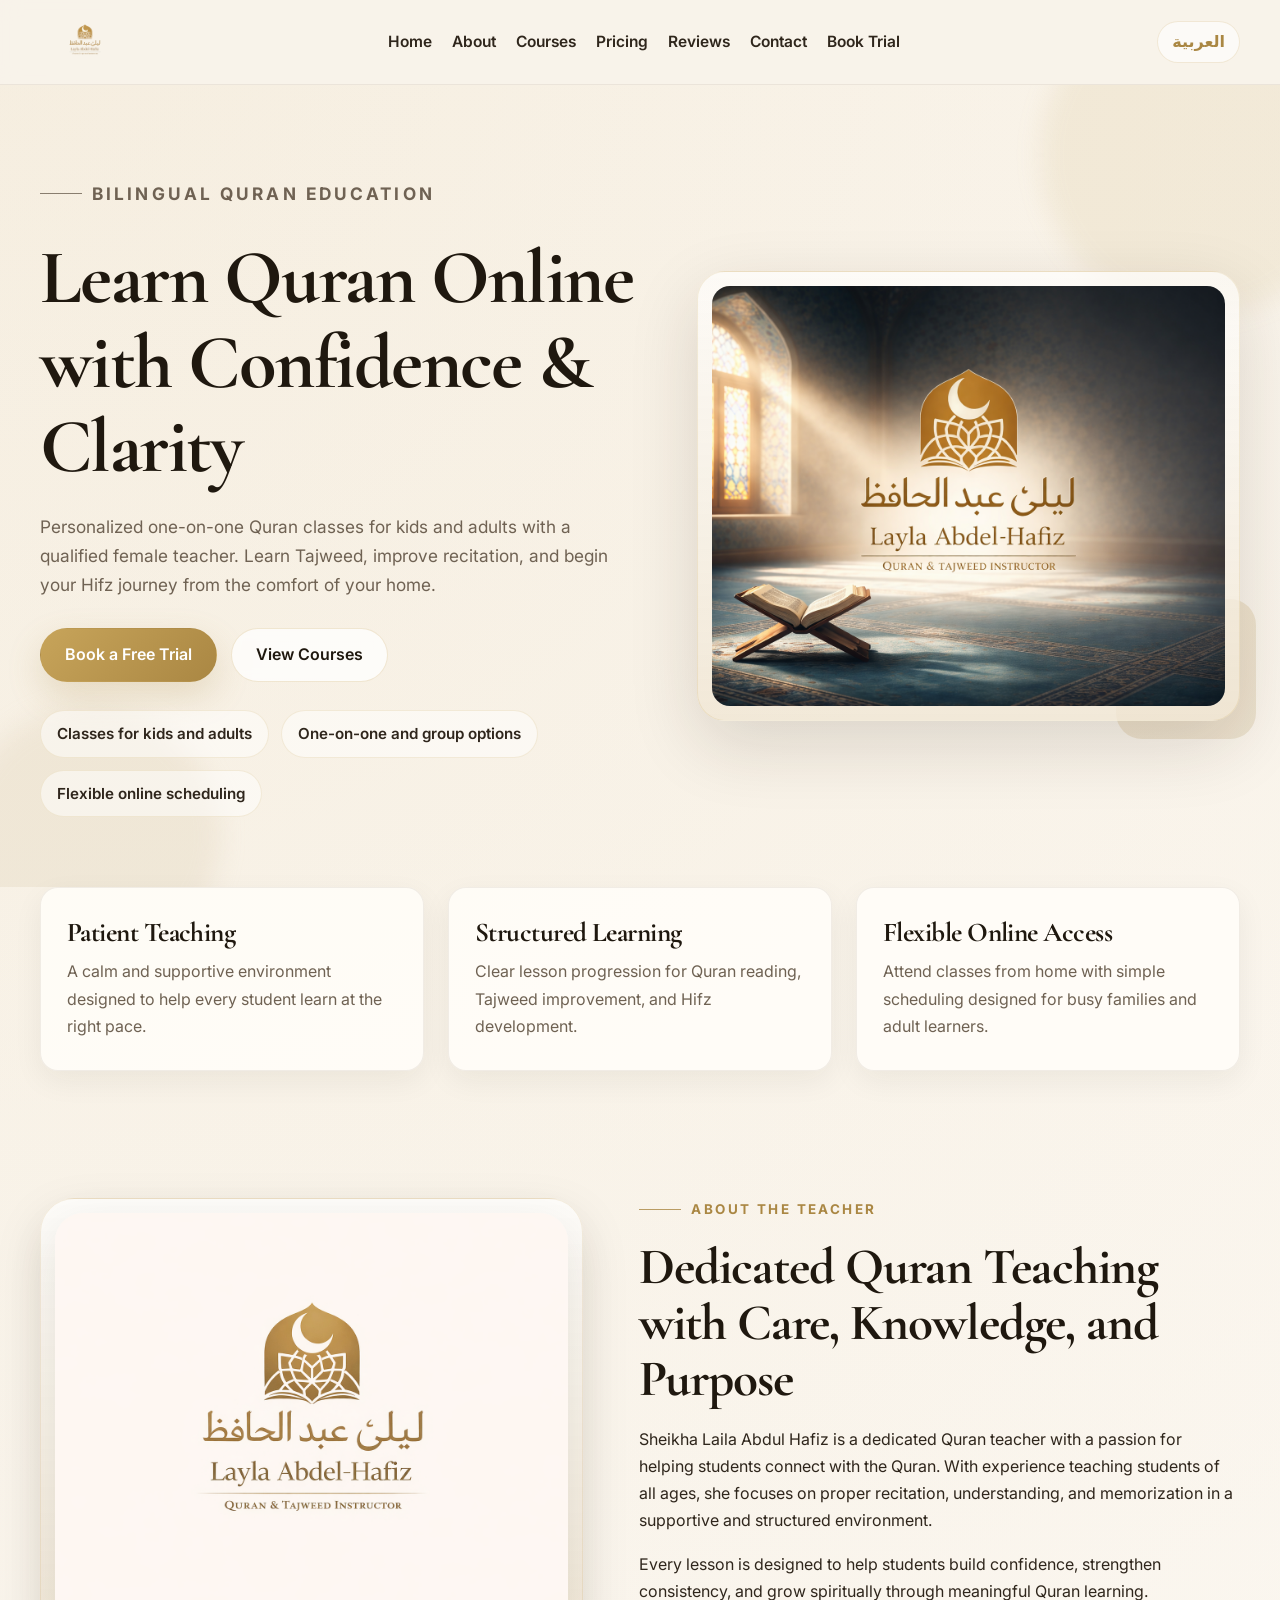
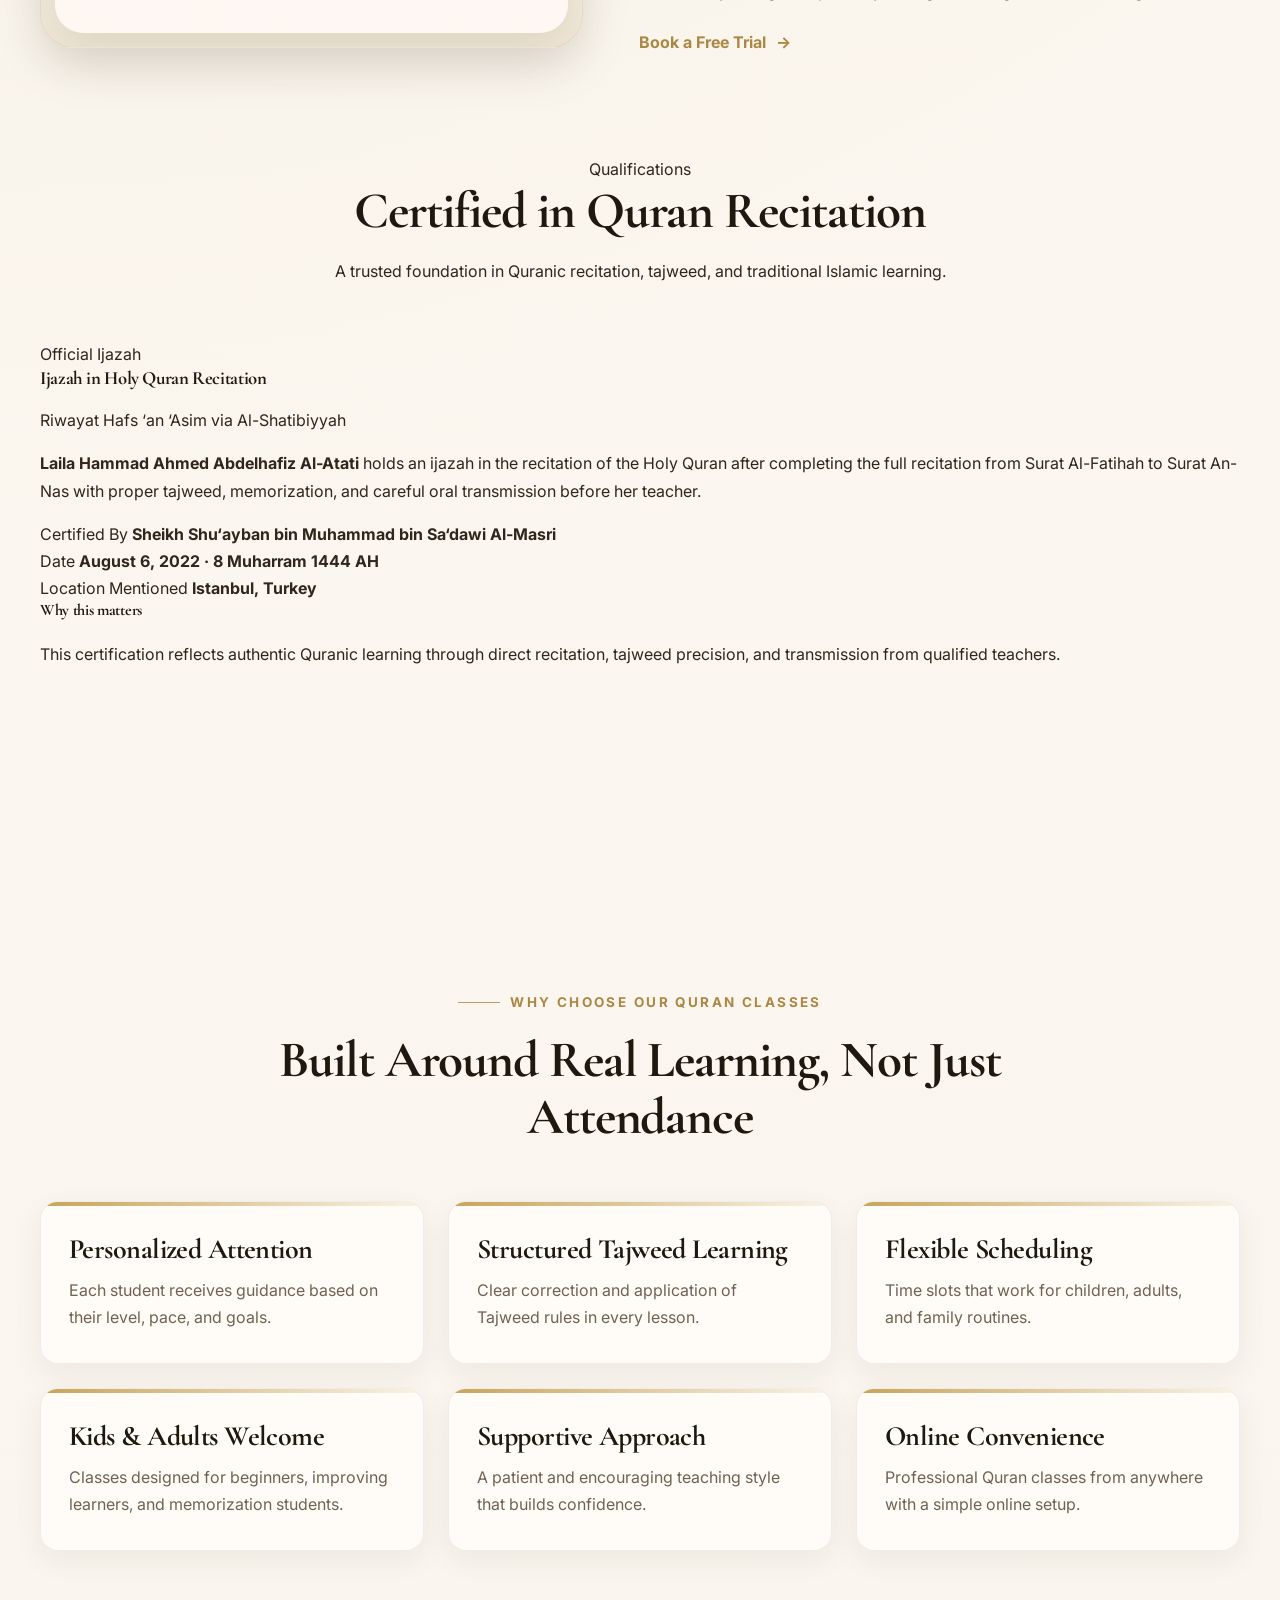
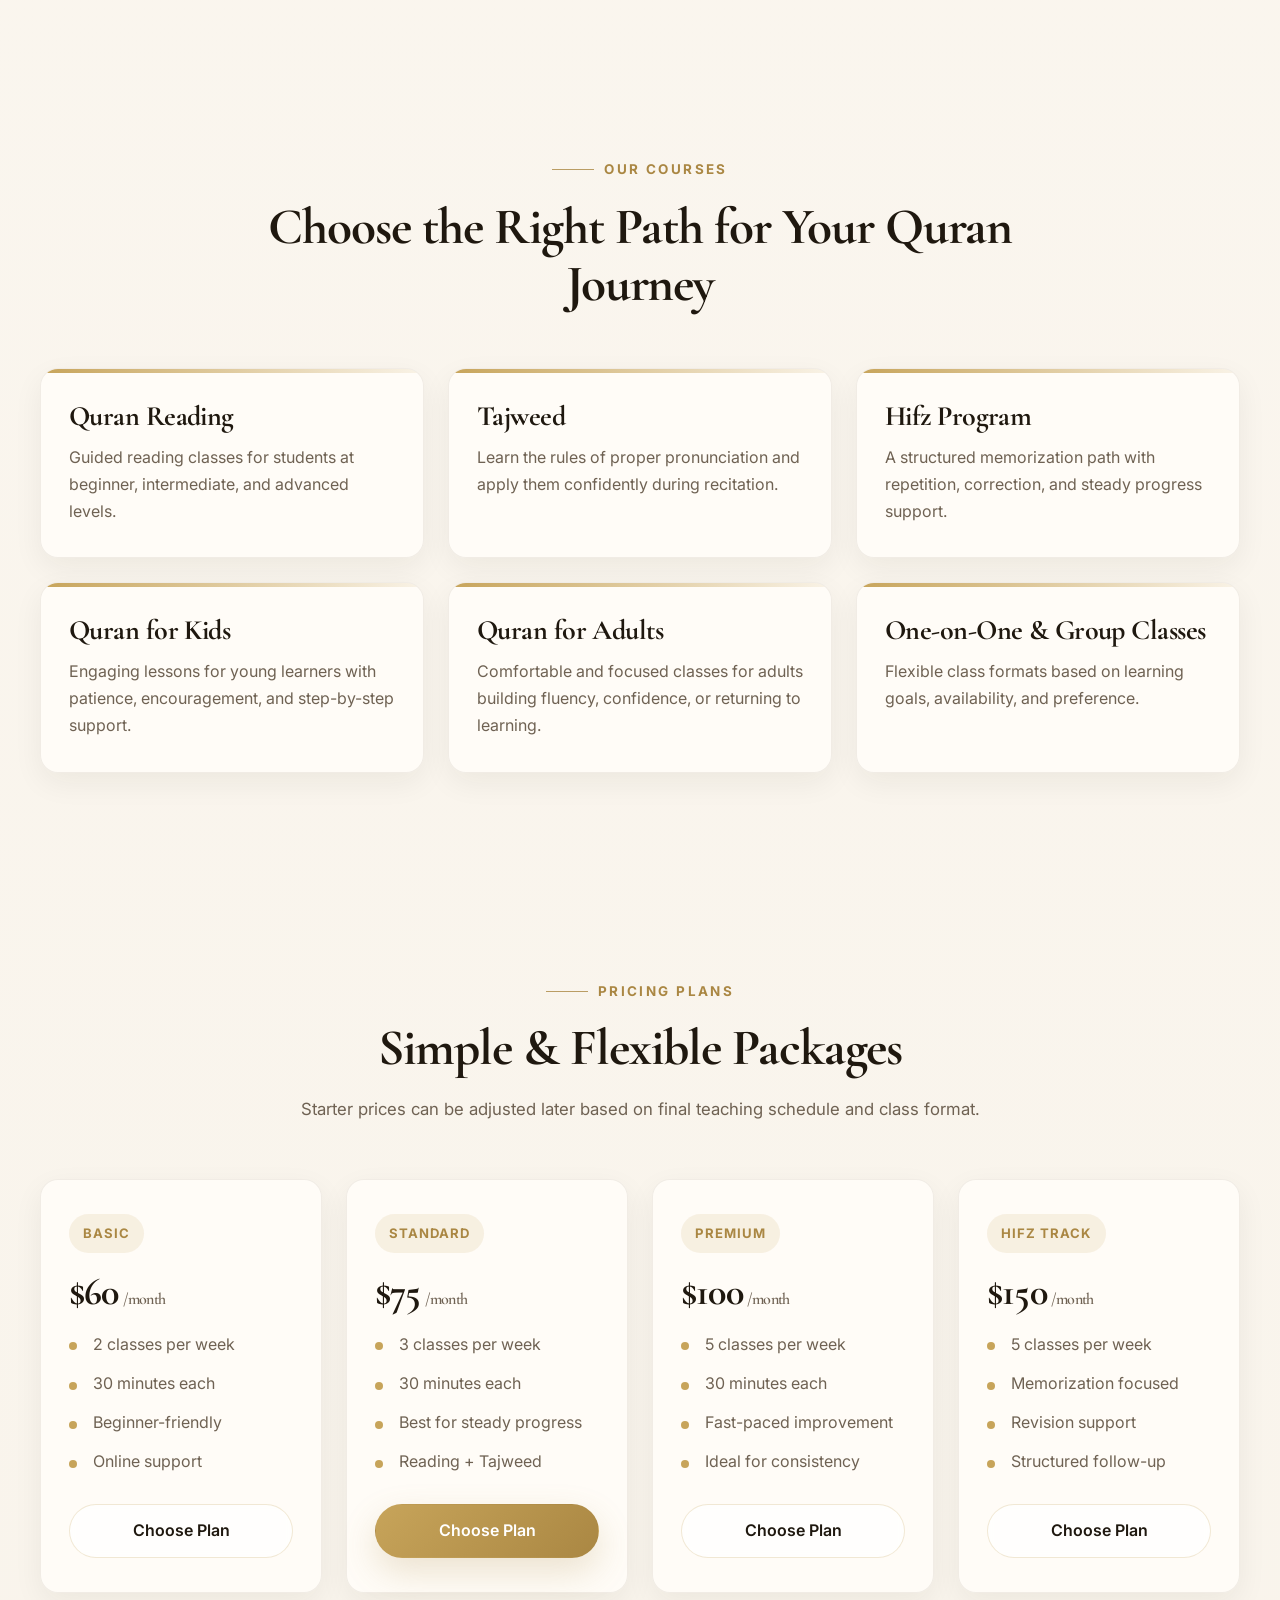
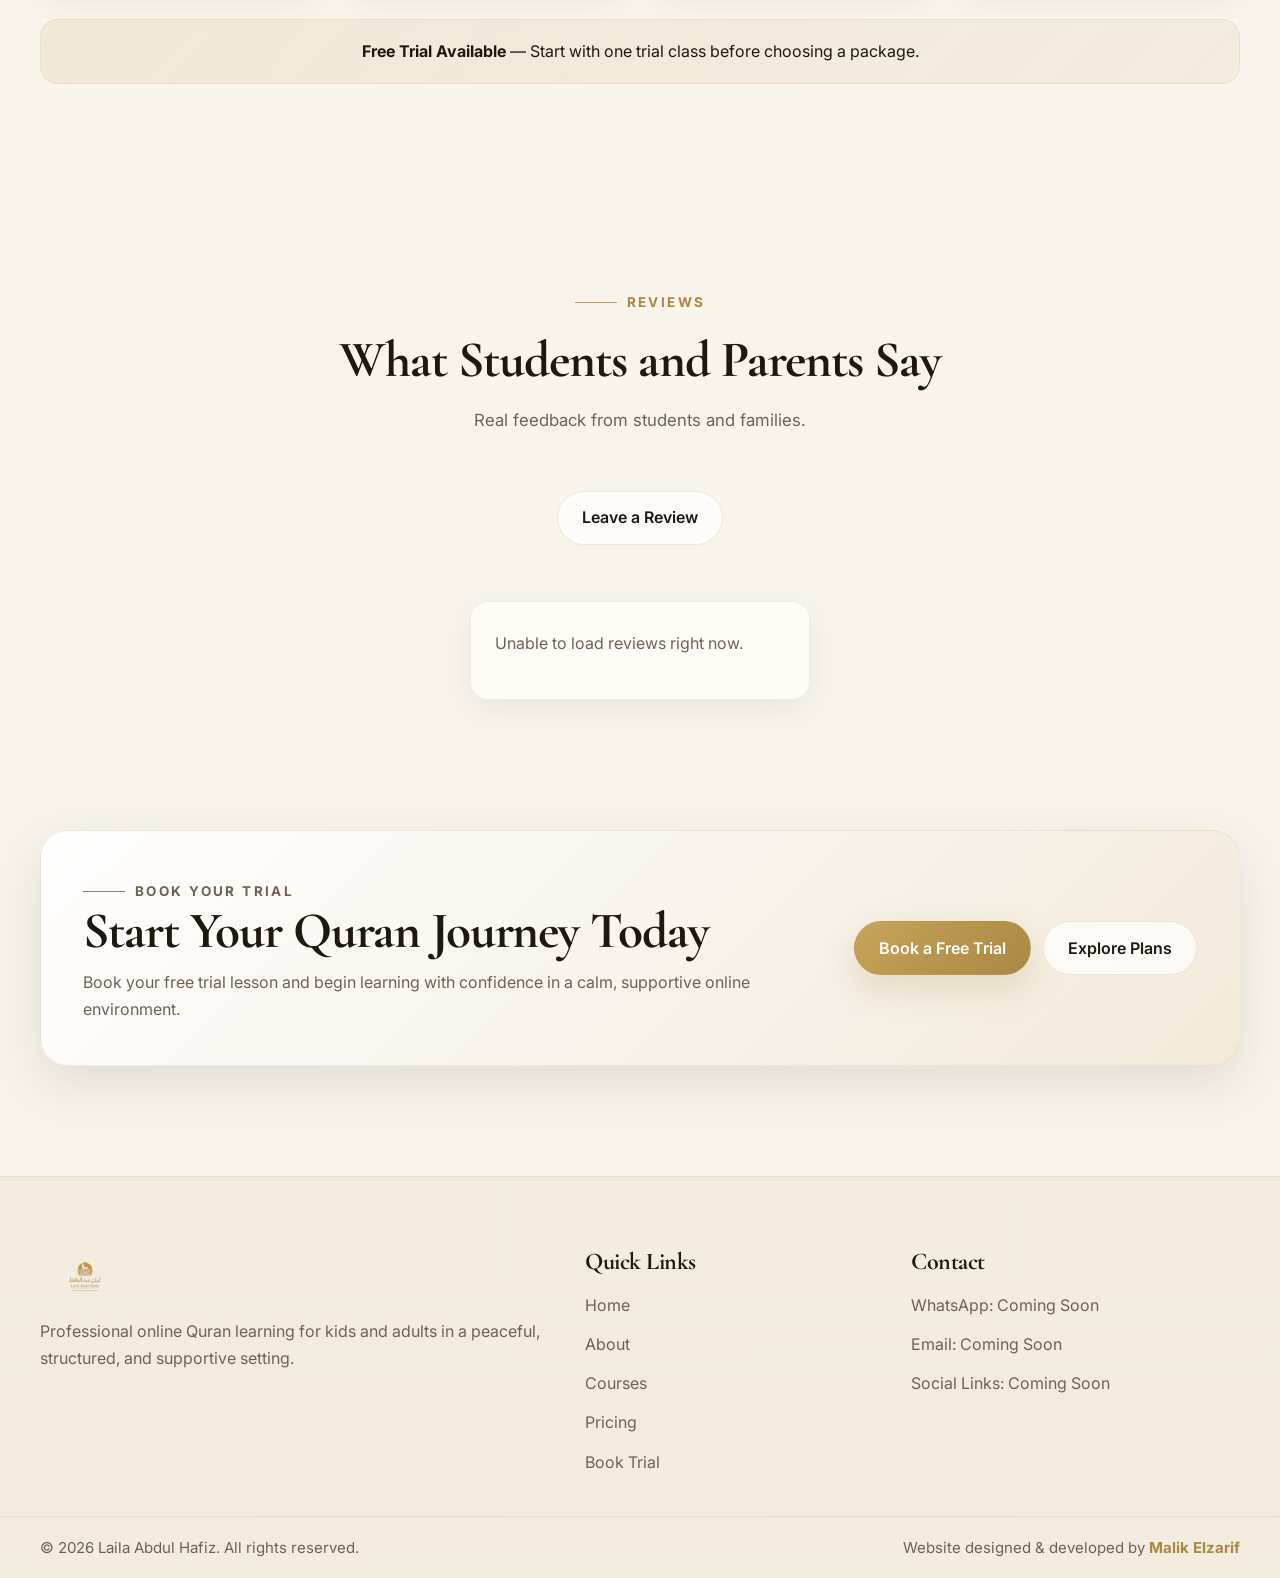
<file: index.html>
<!DOCTYPE html>
<html lang="en">
<head>
  <meta charset="UTF-8" />
  <meta name="viewport" content="width=device-width, initial-scale=1.0" />
  <title>Laila Abdul Hafiz | Online Quran Teacher</title>
  <meta
    name="description"
    content="Learn Quran online with Laila Abdul Hafiz. Personalized Quran reading, Tajweed, and Hifz classes for kids and adults."
  />
  <meta
    name="keywords"
    content="Online Quran teacher, Quran classes, Tajweed, Hifz, Quran for kids, Quran for adults, female Quran teacher"
  />
  <meta name="theme-color" content="#c7a45a" />

  <meta property="og:title" content="Laila Abdul Hafiz | Online Quran Teacher" />
  <meta
    property="og:description"
    content="Personalized online Quran classes for kids and adults. Quran reading, Tajweed, and Hifz with a qualified female teacher."
  />
  <meta property="og:type" content="website" />

  <link rel="preconnect" href="https://fonts.googleapis.com" />
  <link rel="preconnect" href="https://fonts.gstatic.com" crossorigin />
  <link
    href="https://fonts.googleapis.com/css2?family=Cormorant+Garamond:wght@500;600;700&family=Inter:wght@400;500;600;700&display=swap"
    rel="stylesheet"
  />

  <link rel="stylesheet" href="css/style.css" />
</head>
<body>
  <a class="skip-link" href="#main-content">Skip to content</a>

  <header class="site-header" id="top">
  <div class="container header-inner">
    <a href="index.html" class="brand" aria-label="Laila Abdul Hafiz home">
      <img
        src="assets/images/logo-main.png"
        alt="Laila Abdul Hafiz logo"
        class="site-logo"
      />
    </a>

    <nav class="main-nav" aria-label="Primary navigation">
      <a href="#home">Home</a>
      <a href="#about">About</a>
      <a href="#courses">Courses</a>
      <a href="#pricing">Pricing</a>
      <a href="#testimonials">Reviews</a>
      <a href="#contact">Contact</a>
      <a href="https://calendar.app.google/a3Hc6gs7eMdaEA286" target="_blank" rel="noopener noreferrer">
        Book Trial
      </a>
    </nav>

    <div class="header-actions">
      <a class="lang-switch" href="index-ar.html" aria-label="Switch to Arabic">
        العربية
      </a>
    </div>

    <button
      class="menu-toggle"
      type="button"
      aria-expanded="false"
      aria-controls="mobile-menu"
      aria-label="Open menu"
    >
      <span></span>
      <span></span>
      <span></span>
    </button>
  </div>

  <div class="mobile-menu" id="mobile-menu">
    <nav class="mobile-nav" aria-label="Mobile navigation">
      <a href="#home">Home</a>
      <a href="#about">About</a>
      <a href="#courses">Courses</a>
      <a href="#pricing">Pricing</a>
      <a href="#testimonials">Reviews</a>
      <a href="#contact">Contact</a>
      <a href="https://calendar.app.google/a3Hc6gs7eMdaEA286" target="_blank" rel="noopener noreferrer">
        Book Trial
      </a>
      <a href="index-ar.html">العربية</a>
    </nav>
  </div>
</header>

  <main id="main-content">
    <section class="hero-section" id="home">
      <div class="container hero-grid">
        <div class="hero-content">
          <p class="eyebrow">Bilingual Quran Education</p>
          <h1>Learn Quran Online with Confidence &amp; Clarity</h1>
          <p class="hero-text">
            Personalized one-on-one Quran classes for kids and adults with a qualified
            female teacher. Learn Tajweed, improve recitation, and begin your Hifz
            journey from the comfort of your home.
          </p>

          <div class="hero-actions">
            <a
              class="btn btn-primary"
              href="https://calendar.app.google/a3Hc6gs7eMdaEA286"
              target="_blank"
              rel="noopener noreferrer"
            >
              Book a Free Trial
            </a>
            <a class="btn btn-secondary" href="#courses">View Courses</a>
          </div>

          <ul class="hero-points" aria-label="Highlights">
            <li>Classes for kids and adults</li>
            <li>One-on-one and group options</li>
            <li>Flexible online scheduling</li>
          </ul>
        </div>

        <div class="hero-media">
          <div class="hero-image-card">
            <img
              src="assets/images/hero-teacher.jpg"
              alt="Laila Abdul Hafiz teaching Quran online"
            />
          </div>
        </div>
      </div>
    </section>

    <section class="trust-section">
      <div class="container trust-grid">
        <article class="trust-card">
          <h2>Patient Teaching</h2>
          <p>
            A calm and supportive environment designed to help every student learn at
            the right pace.
          </p>
        </article>

        <article class="trust-card">
          <h2>Structured Learning</h2>
          <p>
            Clear lesson progression for Quran reading, Tajweed improvement, and Hifz
            development.
          </p>
        </article>

        <article class="trust-card">
          <h2>Flexible Online Access</h2>
          <p>
            Attend classes from home with simple scheduling designed for busy families
            and adult learners.
          </p>
        </article>
      </div>
    </section>
    <section class="section about-preview" id="about">
      <div class="container split-layout">
        <div class="section-media">
          <div class="image-frame">
            <img
              src="assets/images/certificate.jpg"
              alt="Certificate of Laila Abdul Hafiz"
            />
          </div>
        </div>

        <div class="section-content">
          <p class="eyebrow">About the Teacher</p>
          <h2>Dedicated Quran Teaching with Care, Knowledge, and Purpose</h2>
          <p>
            Sheikha Laila Abdul Hafiz is a dedicated Quran teacher with a passion for
            helping students connect with the Quran. With experience teaching students
            of all ages, she focuses on proper recitation, understanding, and
            memorization in a supportive and structured environment.
          </p>
          <p>
            Every lesson is designed to help students build confidence, strengthen
            consistency, and grow spiritually through meaningful Quran learning.
          </p>

          <a
            class="text-link"
            href="https://calendar.app.google/a3Hc6gs7eMdaEA286"
            target="_blank"
            rel="noopener noreferrer"
          >
            Book a Free Trial
          </a>
        </div>
      </div>
<section class="section certification-section" id="certification">
  <div class="container">
    <div class="section-heading center">
      <span class="section-kicker">Qualifications</span>
      <h2>Certified in Quran Recitation</h2>
      <p>
        A trusted foundation in Quranic recitation, tajweed, and traditional
        Islamic learning.
      </p>
    </div>

    <div class="certification-card">
      <div class="certification-content">
        <span class="cert-badge">Official Ijazah</span>
        <h3>Ijazah in Holy Quran Recitation</h3>
        <p class="cert-subtitle">
          Riwayat Hafs ‘an ‘Asim via Al-Shatibiyyah
        </p>

        <p>
          <strong>Laila Hammad Ahmed Abdelhafiz Al-Atati</strong> holds an
          ijazah in the recitation of the Holy Quran after completing the full
          recitation from Surat Al-Fatihah to Surat An-Nas with proper tajweed,
          memorization, and careful oral transmission before her teacher.
        </p>

        <div class="cert-details">
          <div class="cert-detail">
            <span>Certified By</span>
            <strong>Sheikh Shu‘ayban bin Muhammad bin Sa‘dawi Al-Masri</strong>
          </div>

          <div class="cert-detail">
            <span>Date</span>
            <strong>August 6, 2022 · 8 Muharram 1444 AH</strong>
          </div>

          <div class="cert-detail">
            <span>Location Mentioned</span>
            <strong>Istanbul, Turkey</strong>
          </div>
        </div>
      </div>

      <div class="certification-side">
        <div class="certification-note">
          <h4>Why this matters</h4>
          <p>
            This certification reflects authentic Quranic learning through direct
            recitation, tajweed precision, and transmission from qualified
            teachers.
          </p>
        </div>
      </div>
    </div>
  </div>
</section>
    </section>

    <section class="section features-section">
      <div class="container">
        <div class="section-heading center">
          <p class="eyebrow">Why Choose Our Quran Classes</p>
          <h2>Built Around Real Learning, Not Just Attendance</h2>
        </div>

        <div class="feature-grid">
          <article class="feature-card">
            <h3>Personalized Attention</h3>
            <p>Each student receives guidance based on their level, pace, and goals.</p>
          </article>

          <article class="feature-card">
            <h3>Structured Tajweed Learning</h3>
            <p>Clear correction and application of Tajweed rules in every lesson.</p>
          </article>

          <article class="feature-card">
            <h3>Flexible Scheduling</h3>
            <p>Time slots that work for children, adults, and family routines.</p>
          </article>

          <article class="feature-card">
            <h3>Kids &amp; Adults Welcome</h3>
            <p>Classes designed for beginners, improving learners, and memorization students.</p>
          </article>

          <article class="feature-card">
            <h3>Supportive Approach</h3>
            <p>A patient and encouraging teaching style that builds confidence.</p>
          </article>

          <article class="feature-card">
            <h3>Online Convenience</h3>
            <p>Professional Quran classes from anywhere with a simple online setup.</p>
          </article>
        </div>
      </div>
    </section>

    <section class="section courses-section" id="courses">
      <div class="container">
        <div class="section-heading center">
          <p class="eyebrow">Our Courses</p>
          <h2>Choose the Right Path for Your Quran Journey</h2>
        </div>

        <div class="course-grid">
          <article class="course-card">
            <h3>Quran Reading</h3>
            <p>
              Guided reading classes for students at beginner, intermediate, and
              advanced levels.
            </p>
          </article>

          <article class="course-card">
            <h3>Tajweed</h3>
            <p>
              Learn the rules of proper pronunciation and apply them confidently during
              recitation.
            </p>
          </article>

          <article class="course-card">
            <h3>Hifz Program</h3>
            <p>
              A structured memorization path with repetition, correction, and steady
              progress support.
            </p>
          </article>

          <article class="course-card">
            <h3>Quran for Kids</h3>
            <p>
              Engaging lessons for young learners with patience, encouragement, and
              step-by-step support.
            </p>
          </article>

          <article class="course-card">
            <h3>Quran for Adults</h3>
            <p>
              Comfortable and focused classes for adults building fluency, confidence,
              or returning to learning.
            </p>
          </article>

          <article class="course-card">
            <h3>One-on-One &amp; Group Classes</h3>
            <p>
              Flexible class formats based on learning goals, availability, and
              preference.
            </p>
          </article>
        </div>
      </div>
    </section>

    <section class="section pricing-section" id="pricing">
      <div class="container">
        <div class="section-heading center">
          <p class="eyebrow">Pricing Plans</p>
          <h2>Simple &amp; Flexible Packages</h2>
          <p class="section-intro">
            Starter prices can be adjusted later based on final teaching schedule and class format.
          </p>
        </div>

        <div class="pricing-grid">
          <article class="pricing-card">
            <span class="plan-label">Basic</span>
            <h3>$60<span>/month</span></h3>
            <ul>
              <li>2 classes per week</li>
              <li>30 minutes each</li>
              <li>Beginner-friendly</li>
              <li>Online support</li>
            </ul>
            <a
              class="btn btn-secondary"
              href="https://calendar.app.google/a3Hc6gs7eMdaEA286"
              target="_blank"
              rel="noopener noreferrer"
            >
              Choose Plan
            </a>
          </article>

          <article class="pricing-card">
            <span class="plan-label">Standard</span>
            <h3>$75<span>/month</span></h3>
            <ul>
              <li>3 classes per week</li>
              <li>30 minutes each</li>
              <li>Best for steady progress</li>
              <li>Reading + Tajweed</li>
            </ul>
            <a
              class="btn btn-primary"
              href="https://calendar.app.google/a3Hc6gs7eMdaEA286"
              target="_blank"
              rel="noopener noreferrer"
            >
              Choose Plan
            </a>
          </article>

          <article class="pricing-card">
            <span class="plan-label">Premium</span>
            <h3>$100<span>/month</span></h3>
            <ul>
              <li>5 classes per week</li>
              <li>30 minutes each</li>
              <li>Fast-paced improvement</li>
              <li>Ideal for consistency</li>
            </ul>
            <a
              class="btn btn-secondary"
              href="https://calendar.app.google/a3Hc6gs7eMdaEA286"
              target="_blank"
              rel="noopener noreferrer"
            >
              Choose Plan
            </a>
          </article>

          <article class="pricing-card">
            <span class="plan-label">Hifz Track</span>
            <h3>$150<span>/month</span></h3>
            <ul>
              <li>5 classes per week</li>
              <li>Memorization focused</li>
              <li>Revision support</li>
              <li>Structured follow-up</li>
            </ul>
            <a
              class="btn btn-secondary"
              href="https://calendar.app.google/a3Hc6gs7eMdaEA286"
              target="_blank"
              rel="noopener noreferrer"
            >
              Choose Plan
            </a>
          </article>
        </div>

        <div class="trial-banner">
          <p><strong>Free Trial Available</strong> — Start with one trial class before choosing a package.</p>
        </div>
      </div>
    </section>

    <section class="section Reviews-section" id="testimonials">
      <div class="container">
        <div class="section-heading center">
          <p class="eyebrow">Reviews</p>
          <h2>What Students and Parents Say</h2>
          <p class="section-intro">
            Real feedback from students and families.
          </p>
        </div>

        <div class="reviews-actions">
          <a
            class="btn btn-secondary"
            href="https://forms.gle/4wKBaGXrAWWcp9ro9"
            target="_blank"
            rel="noopener noreferrer"
          >
            Leave a Review
          </a>
        </div>

        <div class="trial-banner"></div>

        <div class="reviews-grid" id="Reviews-en">
          <article class="review-card loading-review">
            <p class="review-text">Loading latest reviews...</p>
          </article>
        </div>
      </div>
    </section>

    <section class="section cta-section">
      <div class="container cta-box">
        <div>
          <p class="eyebrow">Book Your Trial</p>
          <h2>Start Your Quran Journey Today</h2>
          <p>
            Book your free trial lesson and begin learning with confidence in a calm,
            supportive online environment.
          </p>
        </div>

        <div class="cta-actions">
          <a
            class="btn btn-primary"
            href="https://calendar.app.google/a3Hc6gs7eMdaEA286"
            target="_blank"
            rel="noopener noreferrer"
          >
            Book a Free Trial
          </a>
          <a class="btn btn-secondary" href="#pricing">Explore Plans</a>
        </div>
      </div>
    </section>
  </main>

  <footer class="site-footer" id="contact">
    <div class="container footer-grid">
      <div class="footer-brand">
        <a href="index.html" class="brand footer-brand-link">
          <img
            src="assets/images/logo-main.png"
            alt="Laila Abdul Hafiz logo"
            class="site-logo footer-logo"
          />
        </a>
        <p>
          Professional online Quran learning for kids and adults in a peaceful,
          structured, and supportive setting.
        </p>
      </div>

      <div class="footer-links">
        <h3>Quick Links</h3>
        <ul>
          <li><a href="#home">Home</a></li>
          <li><a href="#about">About</a></li>
          <li><a href="#courses">Courses</a></li>
          <li><a href="#pricing">Pricing</a></li>
          <li>
            <a
              href="https://calendar.app.google/a3Hc6gs7eMdaEA286"
              target="_blank"
              rel="noopener noreferrer"
            >
              Book Trial
            </a>
          </li>
        </ul>
      </div>

      <div class="footer-contact">
        <h3>Contact</h3>
        <ul>
          <li>WhatsApp: Coming Soon</li>
          <li>Email: Coming Soon</li>
          <li>Social Links: Coming Soon</li>
        </ul>
      </div>
    </div>

    <div class="footer-bottom">
      <div class="container footer-bottom-inner">
        <p>&copy; 2026 Laila Abdul Hafiz. All rights reserved.</p>
        <p>
          Website designed &amp; developed by
          <a href="https://malikelzarif.com" target="_blank" rel="noopener noreferrer">
            Malik Elzarif
          </a>
        </p>
      </div>
    </div>
  </footer>

<script src="js/script.js?v=3"></script>
</body>
</html>
</file>
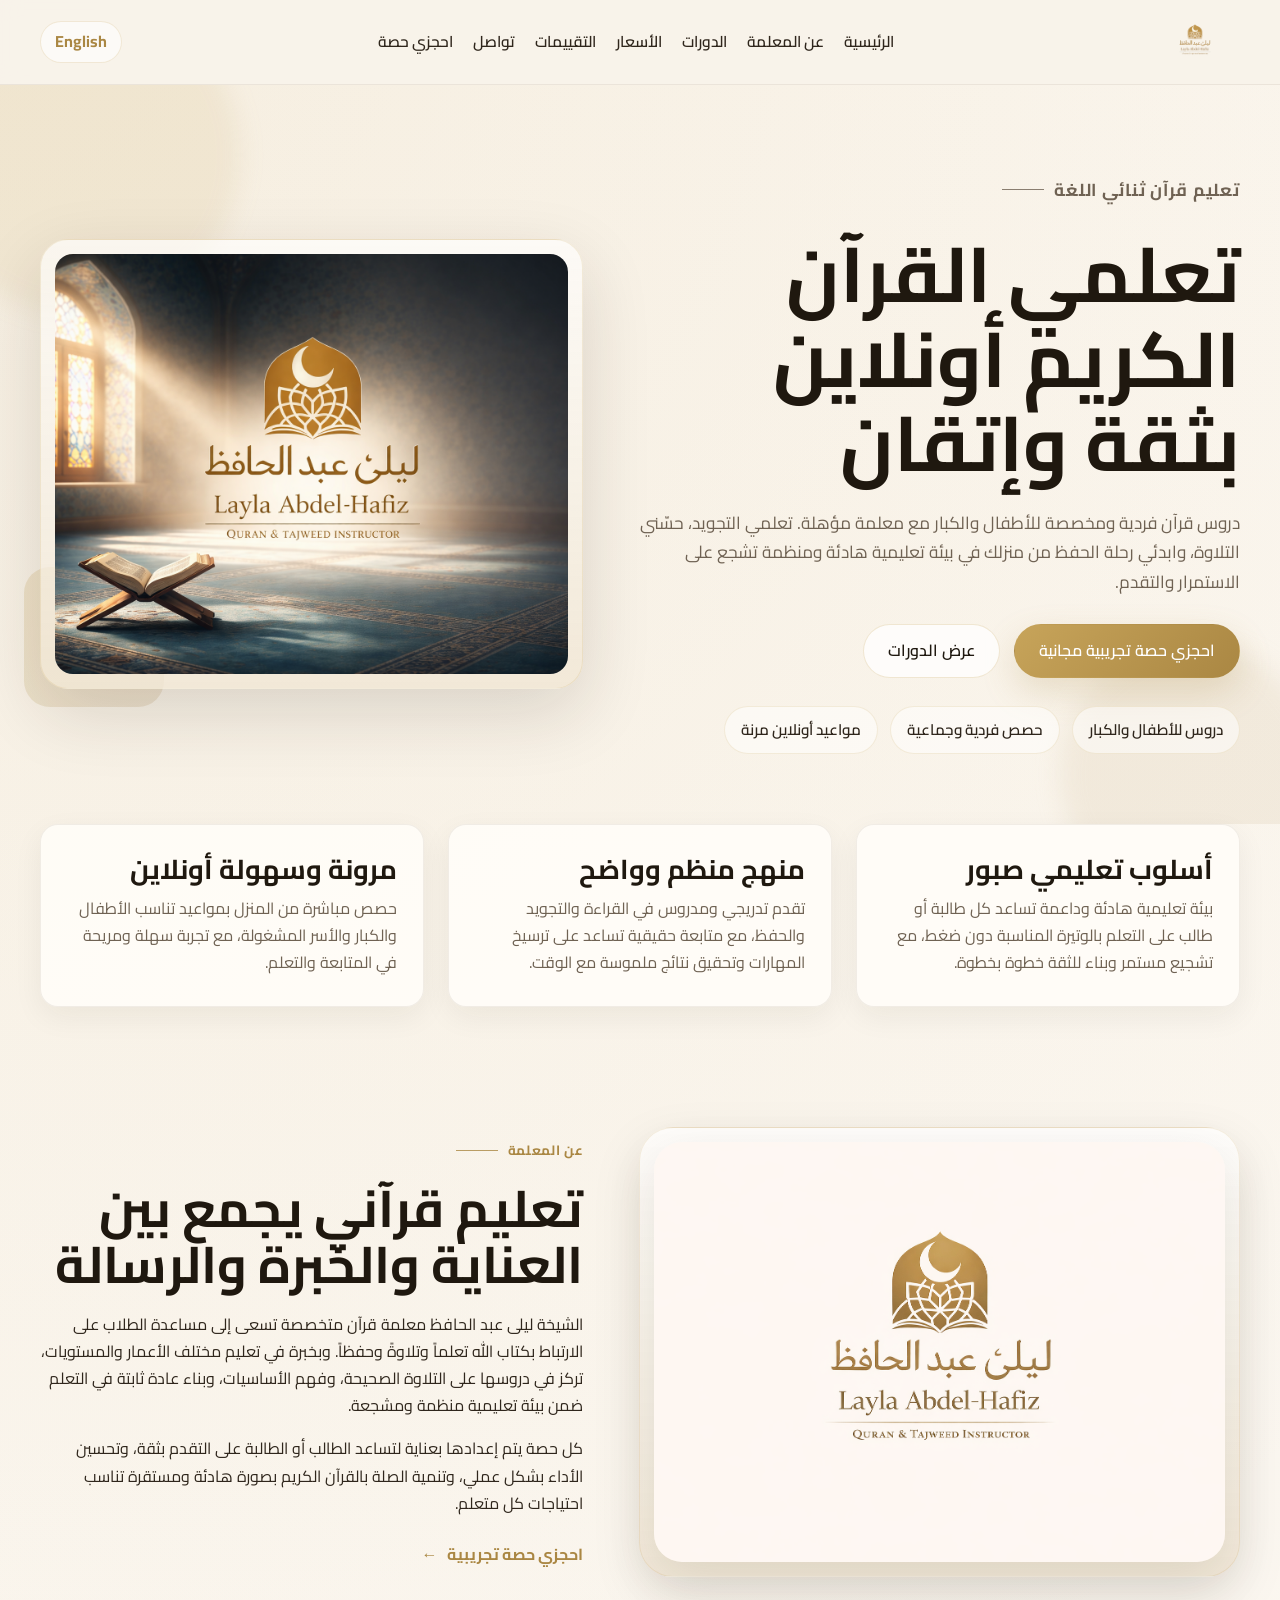
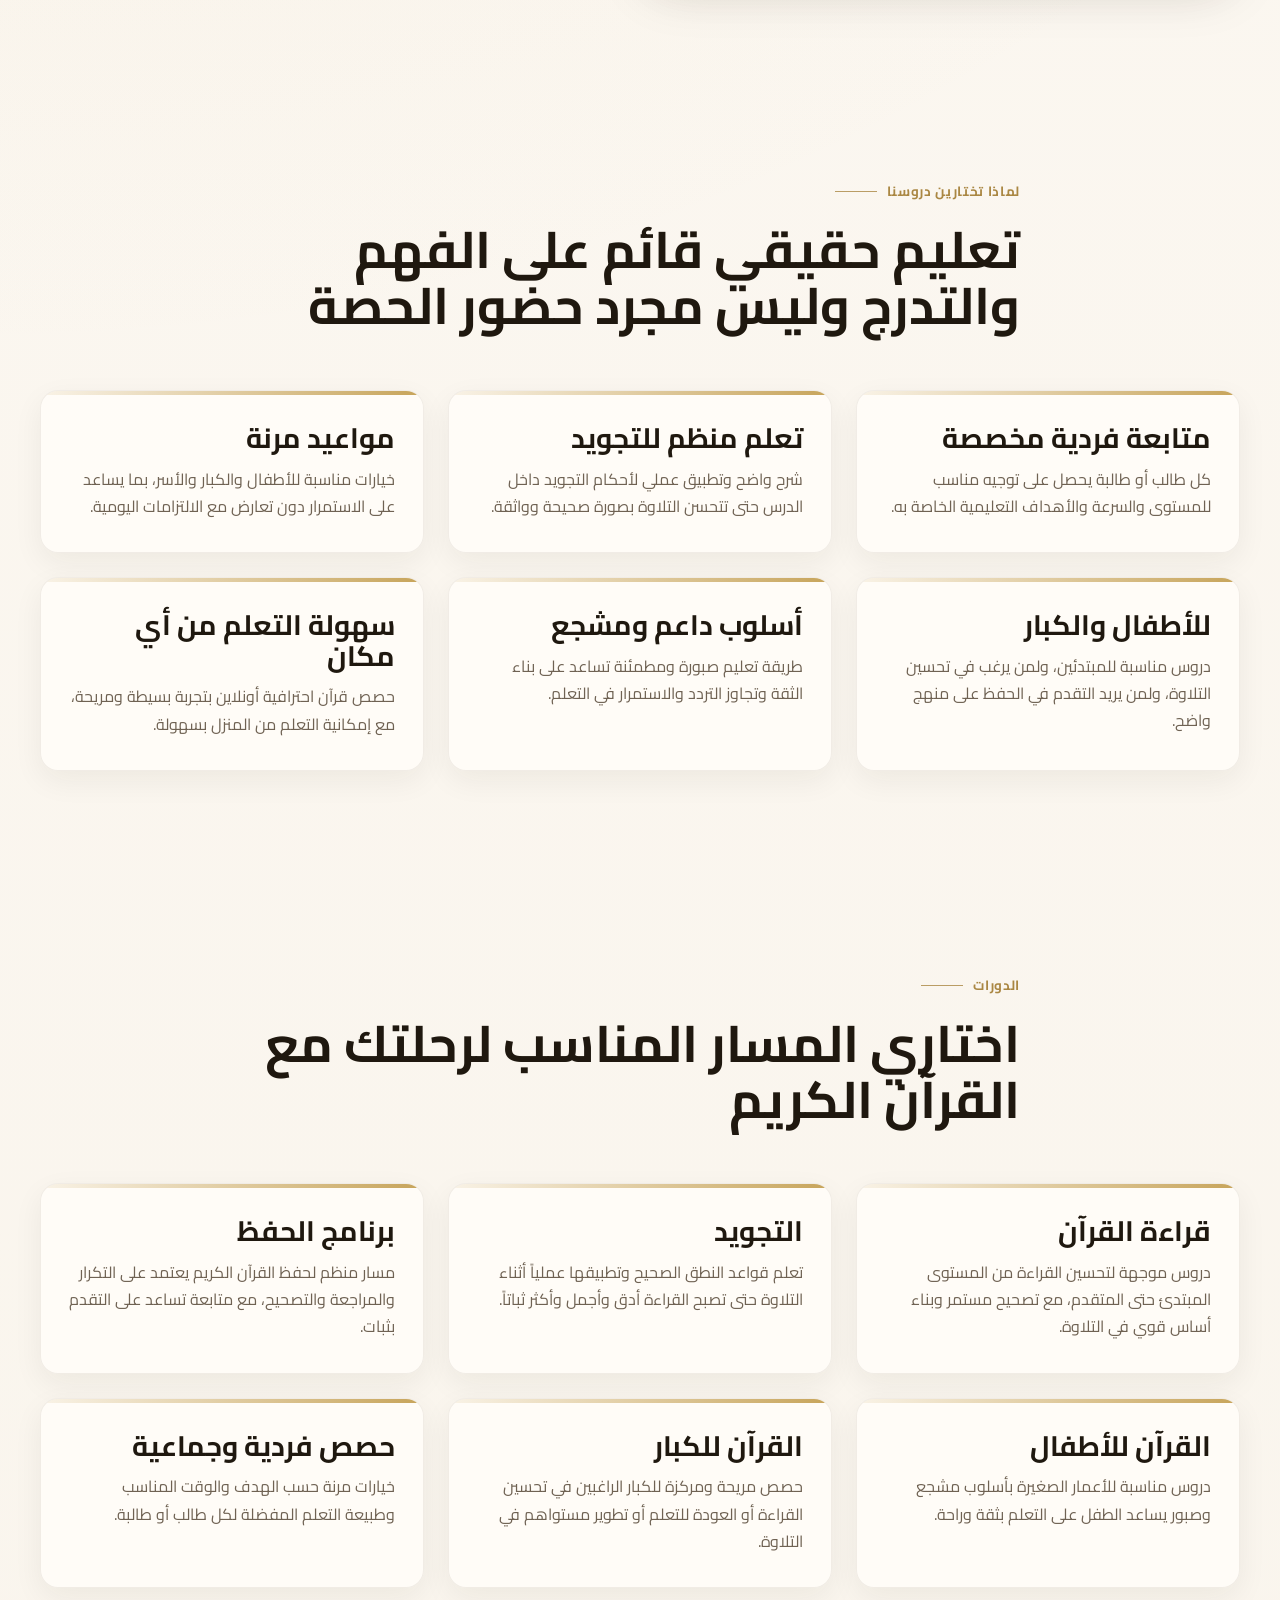
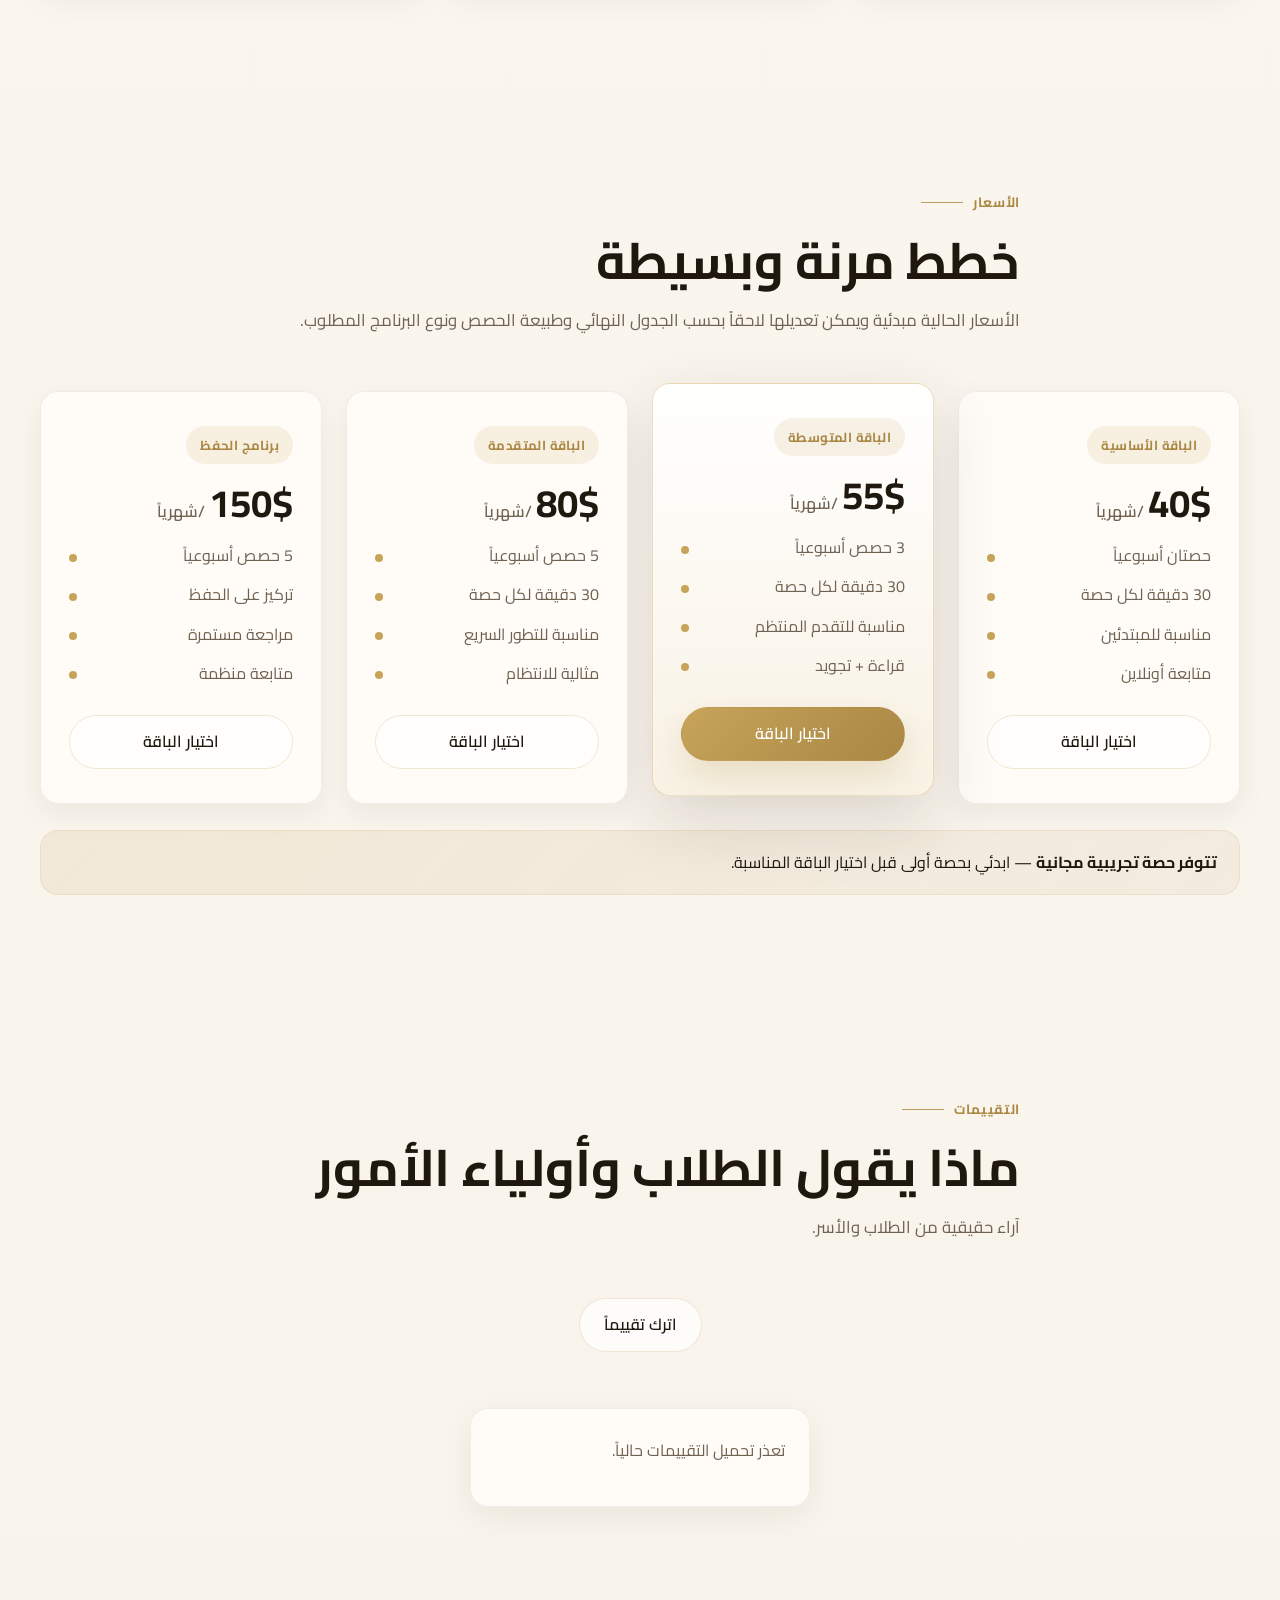
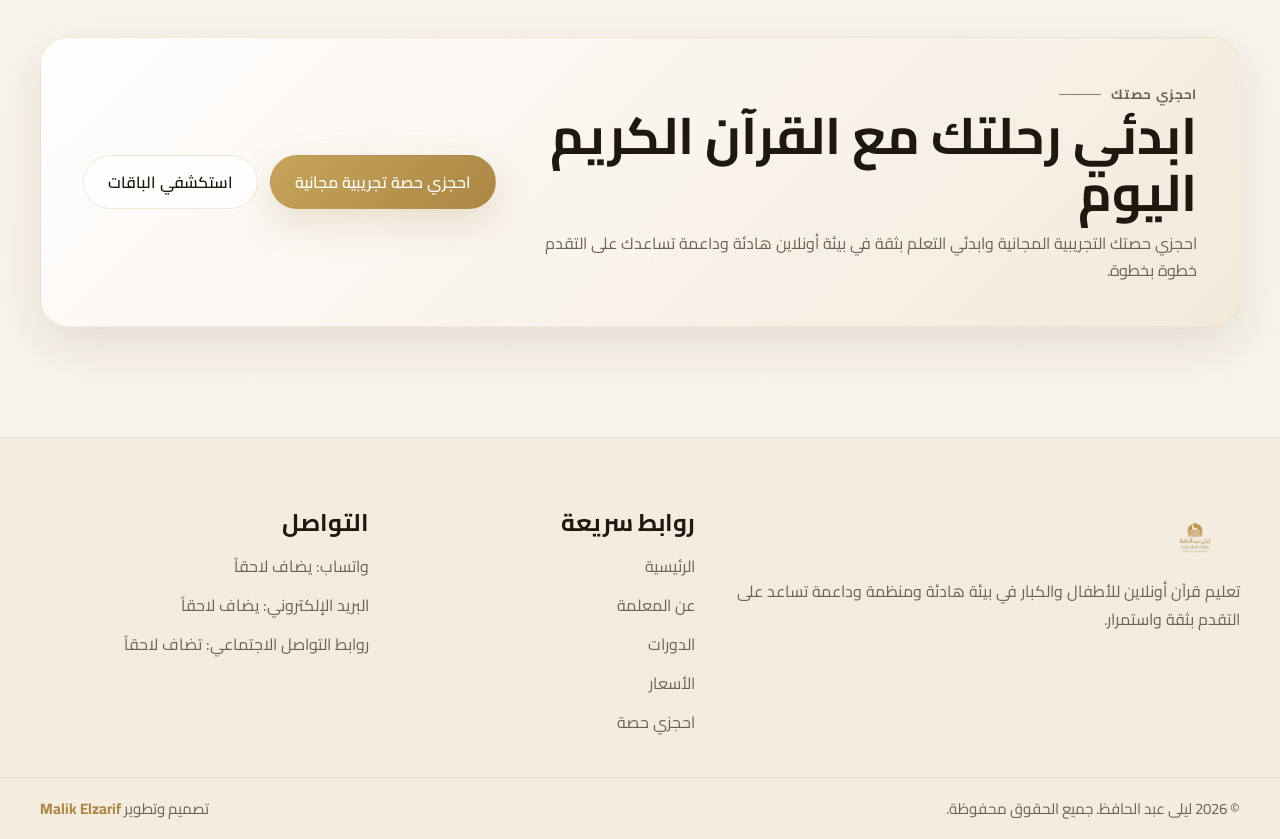
<file: 11index-ar.html>
<!DOCTYPE html>
<html lang="ar" dir="rtl">
<head>
  <meta charset="UTF-8" />
  <meta name="viewport" content="width=device-width, initial-scale=1.0" />
  <title>الشيخة ليلى عبد الحافظ | معلمة قرآن أونلاين</title>
  <meta
    name="description"
    content="تعلم القرآن الكريم أونلاين مع الشيخة ليلى عبد الحافظ. دروس مخصصة في القراءة والتجويد والحفظ للأطفال والكبار في بيئة تعليمية منظمة وداعمة."
  />
  <meta
    name="keywords"
    content="معلمة قرآن أونلاين, تعليم القرآن, تجويد, حفظ القرآن, دروس قرآن للأطفال, دروس قرآن للكبار, معلمة قرآن"
  />
  <meta name="theme-color" content="#c7a45a" />

  <meta property="og:title" content="الشيخة ليلى عبد الحافظ | معلمة قرآن أونلاين" />
  <meta
    property="og:description"
    content="دروس قرآن أونلاين مخصصة للأطفال والكبار في القراءة والتجويد والحفظ مع معلمة مؤهلة."
  />
  <meta property="og:type" content="website" />

  <link rel="preconnect" href="https://fonts.googleapis.com" />
  <link rel="preconnect" href="https://fonts.gstatic.com" crossorigin />
  <link
    href="https://fonts.googleapis.com/css2?family=Cairo:wght@400;500;600;700&family=Cormorant+Garamond:wght@500;600;700&display=swap"
    rel="stylesheet"
  />

  <link rel="stylesheet" href="css/style.css" />
</head>
<body class="rtl">
  <a class="skip-link" href="#main-content">انتقل إلى المحتوى</a>

  <header class="site-header" id="top">
  <div class="container header-inner">
    <a href="index-ar.html" class="brand" aria-label="الصفحة الرئيسية للشيخة ليلى عبد الحافظ">
      <img
        src="assets/images/logo-main.png"
        alt="شعار ليلى عبد الحافظ"
        class="site-logo"
      />
    </a>

    <nav class="main-nav" aria-label="التنقل الرئيسي">
      <a href="#home">الرئيسية</a>
      <a href="#about">عن المعلمة</a>
      <a href="#courses">الدورات</a>
      <a href="#pricing">الأسعار</a>
      <a href="#testimonials">التقييمات</a>
      <a href="#contact">تواصل</a>
      <a href="https://calendar.app.google/a3Hc6gs7eMdaEA286" target="_blank" rel="noopener noreferrer">
        احجزي حصة
      </a>
    </nav>

    <div class="header-actions">
      <a class="lang-switch" href="index.html" aria-label="التبديل إلى الإنجليزية">
        English
      </a>
    </div>

    <button
      class="menu-toggle"
      type="button"
      aria-expanded="false"
      aria-controls="mobile-menu"
      aria-label="فتح القائمة"
    >
      <span></span>
      <span></span>
      <span></span>
    </button>
  </div>

  <div class="mobile-menu" id="mobile-menu">
    <nav class="mobile-nav" aria-label="التنقل عبر الجوال">
      <a href="#home">الرئيسية</a>
      <a href="#about">عن المعلمة</a>
      <a href="#courses">الدورات</a>
      <a href="#pricing">الأسعار</a>
      <a href="#testimonials">التقييمات</a>
      <a href="#contact">تواصل</a>
      <a href="https://calendar.app.google/a3Hc6gs7eMdaEA286" target="_blank" rel="noopener noreferrer">
        احجزي حصة
      </a>
      <a href="index.html">English</a>
    </nav>
  </div>
</header>

  <main id="main-content">
    <section class="hero-section" id="home">
      <div class="container hero-grid">
        <div class="hero-content">
          <p class="eyebrow">تعليم قرآن ثنائي اللغة</p>
          <h1>تعلمي القرآن الكريم أونلاين بثقة وإتقان</h1>
          <p class="hero-text">
            دروس قرآن فردية ومخصصة للأطفال والكبار مع معلمة مؤهلة. تعلمي
            التجويد، حسّني التلاوة، وابدئي رحلة الحفظ من منزلك في بيئة تعليمية
            هادئة ومنظمة تشجع على الاستمرار والتقدم.
          </p>

          <div class="hero-actions">
            <a
              class="btn btn-primary"
              href="https://calendar.app.google/a3Hc6gs7eMdaEA286"
              target="_blank"
              rel="noopener noreferrer"
            >
              احجزي حصة تجريبية مجانية
            </a>
            <a class="btn btn-secondary" href="#courses">عرض الدورات</a>
          </div>

          <ul class="hero-points" aria-label="أهم المميزات">
            <li>دروس للأطفال والكبار</li>
            <li>حصص فردية وجماعية</li>
            <li>مواعيد أونلاين مرنة</li>
          </ul>
        </div>

        <div class="hero-media">
          <div class="hero-image-card">
            <img
              src="assets/images/hero-teacher.jpg"
              alt="الشيخة ليلى عبد الحافظ تقدم دروس قرآن أونلاين"
            />
          </div>
        </div>
      </div>
    </section>

    <section class="trust-section">
      <div class="container trust-grid">
        <article class="trust-card">
          <h2>أسلوب تعليمي صبور</h2>
          <p>
            بيئة تعليمية هادئة وداعمة تساعد كل طالبة أو طالب على التعلم بالوتيرة
            المناسبة دون ضغط، مع تشجيع مستمر وبناء للثقة خطوة بخطوة.
          </p>
        </article>

        <article class="trust-card">
          <h2>منهج منظم وواضح</h2>
          <p>
            تقدم تدريجي ومدروس في القراءة والتجويد والحفظ، مع متابعة حقيقية
            تساعد على ترسيخ المهارات وتحقيق نتائج ملموسة مع الوقت.
          </p>
        </article>

        <article class="trust-card">
          <h2>مرونة وسهولة أونلاين</h2>
          <p>
            حصص مباشرة من المنزل بمواعيد تناسب الأطفال والكبار والأسر المشغولة،
            مع تجربة سهلة ومريحة في المتابعة والتعلم.
          </p>
        </article>
      </div>
    </section>

    <section class="section about-preview" id="about">
      <div class="container split-layout">
        <div class="section-media">
          <div class="image-frame">
            <img
              src="assets/images/certificate.jpg"
              alt="شهادة الشيخة ليلى عبد الحافظ"
            />
          </div>
        </div>

        <div class="section-content">
          <p class="eyebrow">عن المعلمة</p>
          <h2>تعليم قرآني يجمع بين العناية والخبرة والرسالة</h2>
          <p>
            الشيخة ليلى عبد الحافظ معلمة قرآن متخصصة تسعى إلى مساعدة الطلاب على
            الارتباط بكتاب الله تعلماً وتلاوةً وحفظاً. وبخبرة في تعليم مختلف
            الأعمار والمستويات، تركز في دروسها على التلاوة الصحيحة، وفهم
            الأساسيات، وبناء عادة ثابتة في التعلم ضمن بيئة تعليمية منظمة
            ومشجعة.
          </p>
          <p>
            كل حصة يتم إعدادها بعناية لتساعد الطالب أو الطالبة على التقدم بثقة،
            وتحسين الأداء بشكل عملي، وتنمية الصلة بالقرآن الكريم بصورة هادئة
            ومستقرة تناسب احتياجات كل متعلم.
          </p>

          <a
            class="text-link"
            href="https://calendar.app.google/a3Hc6gs7eMdaEA286"
            target="_blank"
            rel="noopener noreferrer"
          >
            احجزي حصة تجريبية
          </a>
        </div>
      </div>
    </section>

    <section class="section features-section">
      <div class="container">
        <div class="section-heading center">
          <p class="eyebrow">لماذا تختارين دروسنا</p>
          <h2>تعليم حقيقي قائم على الفهم والتدرج وليس مجرد حضور الحصة</h2>
        </div>

        <div class="feature-grid">
          <article class="feature-card">
            <h3>متابعة فردية مخصصة</h3>
            <p>
              كل طالب أو طالبة يحصل على توجيه مناسب للمستوى والسرعة والأهداف
              التعليمية الخاصة به.
            </p>
          </article>

          <article class="feature-card">
            <h3>تعلم منظم للتجويد</h3>
            <p>
              شرح واضح وتطبيق عملي لأحكام التجويد داخل الدرس حتى تتحسن التلاوة
              بصورة صحيحة وواثقة.
            </p>
          </article>

          <article class="feature-card">
            <h3>مواعيد مرنة</h3>
            <p>
              خيارات مناسبة للأطفال والكبار والأسر، بما يساعد على الاستمرار دون
              تعارض مع الالتزامات اليومية.
            </p>
          </article>

          <article class="feature-card">
            <h3>للأطفال والكبار</h3>
            <p>
              دروس مناسبة للمبتدئين، ولمن يرغب في تحسين التلاوة، ولمن يريد
              التقدم في الحفظ على منهج واضح.
            </p>
          </article>

          <article class="feature-card">
            <h3>أسلوب داعم ومشجع</h3>
            <p>
              طريقة تعليم صبورة ومطمئنة تساعد على بناء الثقة وتجاوز التردد
              والاستمرار في التعلم.
            </p>
          </article>

          <article class="feature-card">
            <h3>سهولة التعلم من أي مكان</h3>
            <p>
              حصص قرآن احترافية أونلاين بتجربة بسيطة ومريحة، مع إمكانية التعلم
              من المنزل بسهولة.
            </p>
          </article>
        </div>
      </div>
    </section>

    <section class="section courses-section" id="courses">
      <div class="container">
        <div class="section-heading center">
          <p class="eyebrow">الدورات</p>
          <h2>اختاري المسار المناسب لرحلتك مع القرآن الكريم</h2>
        </div>

        <div class="course-grid">
          <article class="course-card">
            <h3>قراءة القرآن</h3>
            <p>
              دروس موجهة لتحسين القراءة من المستوى المبتدئ حتى المتقدم، مع
              تصحيح مستمر وبناء أساس قوي في التلاوة.
            </p>
          </article>

          <article class="course-card">
            <h3>التجويد</h3>
            <p>
              تعلم قواعد النطق الصحيح وتطبيقها عملياً أثناء التلاوة حتى تصبح
              القراءة أدق وأجمل وأكثر ثباتاً.
            </p>
          </article>

          <article class="course-card">
            <h3>برنامج الحفظ</h3>
            <p>
              مسار منظم لحفظ القرآن الكريم يعتمد على التكرار والمراجعة
              والتصحيح، مع متابعة تساعد على التقدم بثبات.
            </p>
          </article>

          <article class="course-card">
            <h3>القرآن للأطفال</h3>
            <p>
              دروس مناسبة للأعمار الصغيرة بأسلوب مشجع وصبور يساعد الطفل على
              التعلم بثقة وراحة.
            </p>
          </article>

          <article class="course-card">
            <h3>القرآن للكبار</h3>
            <p>
              حصص مريحة ومركزة للكبار الراغبين في تحسين القراءة أو العودة
              للتعلم أو تطوير مستواهم في التلاوة.
            </p>
          </article>

          <article class="course-card">
            <h3>حصص فردية وجماعية</h3>
            <p>
              خيارات مرنة حسب الهدف والوقت المناسب وطبيعة التعلم المفضلة لكل
              طالب أو طالبة.
            </p>
          </article>
        </div>
      </div>
    </section>

    <section class="section pricing-section" id="pricing">
      <div class="container">
        <div class="section-heading center">
          <p class="eyebrow">الأسعار</p>
          <h2>خطط مرنة وبسيطة</h2>
          <p class="section-intro">
            الأسعار الحالية مبدئية ويمكن تعديلها لاحقاً بحسب الجدول النهائي
            وطبيعة الحصص ونوع البرنامج المطلوب.
          </p>
        </div>

        <div class="pricing-grid">
          <article class="pricing-card">
            <span class="plan-label">الباقة الأساسية</span>
            <h3>40$<span>/شهرياً</span></h3>
            <ul>
              <li>حصتان أسبوعياً</li>
              <li>30 دقيقة لكل حصة</li>
              <li>مناسبة للمبتدئين</li>
              <li>متابعة أونلاين</li>
            </ul>
            <a
              class="btn btn-secondary"
              href="https://calendar.app.google/a3Hc6gs7eMdaEA286"
              target="_blank"
              rel="noopener noreferrer"
            >
              اختيار الباقة
            </a>
          </article>

          <article class="pricing-card featured">
            <span class="plan-label">الباقة المتوسطة</span>
            <h3>55$<span>/شهرياً</span></h3>
            <ul>
              <li>3 حصص أسبوعياً</li>
              <li>30 دقيقة لكل حصة</li>
              <li>مناسبة للتقدم المنتظم</li>
              <li>قراءة + تجويد</li>
            </ul>
            <a
              class="btn btn-primary"
              href="https://calendar.app.google/a3Hc6gs7eMdaEA286"
              target="_blank"
              rel="noopener noreferrer"
            >
              اختيار الباقة
            </a>
          </article>

          <article class="pricing-card">
            <span class="plan-label">الباقة المتقدمة</span>
            <h3>80$<span>/شهرياً</span></h3>
            <ul>
              <li>5 حصص أسبوعياً</li>
              <li>30 دقيقة لكل حصة</li>
              <li>مناسبة للتطور السريع</li>
              <li>مثالية للانتظام</li>
            </ul>
            <a
              class="btn btn-secondary"
              href="https://calendar.app.google/a3Hc6gs7eMdaEA286"
              target="_blank"
              rel="noopener noreferrer"
            >
              اختيار الباقة
            </a>
          </article>

          <article class="pricing-card">
            <span class="plan-label">برنامج الحفظ</span>
            <h3>150$<span>/شهرياً</span></h3>
            <ul>
              <li>5 حصص أسبوعياً</li>
              <li>تركيز على الحفظ</li>
              <li>مراجعة مستمرة</li>
              <li>متابعة منظمة</li>
            </ul>
            <a
              class="btn btn-secondary"
              href="https://calendar.app.google/a3Hc6gs7eMdaEA286"
              target="_blank"
              rel="noopener noreferrer"
            >
              اختيار الباقة
            </a>
          </article>
        </div>

        <div class="trial-banner">
          <p><strong>تتوفر حصة تجريبية مجانية</strong> — ابدئي بحصة أولى قبل اختيار الباقة المناسبة.</p>
        </div>
      </div>
    </section>

    <section class="section Reviews-section" id="testimonials">
      <div class="container">
        <div class="section-heading center">
          <p class="eyebrow">التقييمات</p>
          <h2>ماذا يقول الطلاب وأولياء الأمور</h2>
          <p class="section-intro">
            آراء حقيقية من الطلاب والأسر.
          </p>
        </div>

        <div class="reviews-actions">
          <a
            class="btn btn-secondary"
            href="https://forms.gle/4wKBaGXrAWWcp9ro9"
            target="_blank"
            rel="noopener noreferrer"
          >
            اترك تقييماً
          </a>
        </div>

        <div class="trial-banner"></div>

        <div class="reviews-grid" id="Reviews-ar">
          <article class="review-card loading-review">
            <p class="review-text">Loading latest reviews...</p>
          </article>
        </div>
      </div>
    </section>

    <section class="section cta-section">
      <div class="container cta-box">
        <div>
          <p class="eyebrow">احجزي حصتك</p>
          <h2>ابدئي رحلتك مع القرآن الكريم اليوم</h2>
          <p>
            احجزي حصتك التجريبية المجانية وابدئي التعلم بثقة في بيئة أونلاين
            هادئة وداعمة تساعدك على التقدم خطوة بخطوة.
          </p>
        </div>

        <div class="cta-actions">
          <a
            class="btn btn-primary"
            href="https://calendar.app.google/a3Hc6gs7eMdaEA286"
            target="_blank"
            rel="noopener noreferrer"
          >
            احجزي حصة تجريبية مجانية
          </a>
          <a class="btn btn-secondary" href="#pricing">استكشفي الباقات</a>
        </div>
      </div>
    </section>
  </main>

  <footer class="site-footer" id="contact">
    <div class="container footer-grid">
      <div class="footer-brand">
        <a href="index-ar.html" class="brand footer-brand-link">
          <img
            src="assets/images/logo-main.png"
            alt="شعار ليلى عبد الحافظ"
            class="site-logo footer-logo"
          />
        </a>
        <p>
          تعليم قرآن أونلاين للأطفال والكبار في بيئة هادئة ومنظمة وداعمة تساعد
          على التقدم بثقة واستمرار.
        </p>
      </div>

      <div class="footer-links">
        <h3>روابط سريعة</h3>
        <ul>
          <li><a href="#home">الرئيسية</a></li>
          <li><a href="#about">عن المعلمة</a></li>
          <li><a href="#courses">الدورات</a></li>
          <li><a href="#pricing">الأسعار</a></li>
          <li>
            <a
              href="https://calendar.app.google/a3Hc6gs7eMdaEA286"
              target="_blank"
              rel="noopener noreferrer"
            >
              احجزي حصة
            </a>
          </li>
        </ul>
      </div>

      <div class="footer-contact">
        <h3>التواصل</h3>
        <ul>
          <li>واتساب: يضاف لاحقاً</li>
          <li>البريد الإلكتروني: يضاف لاحقاً</li>
          <li>روابط التواصل الاجتماعي: تضاف لاحقاً</li>
        </ul>
      </div>
    </div>

    <div class="footer-bottom">
      <div class="container footer-bottom-inner">
        <p>© 2026 ليلى عبد الحافظ. جميع الحقوق محفوظة.</p>
        <p>
          تصميم وتطوير
          <a href="https://malikelzarif.com" target="_blank" rel="noopener noreferrer">
            Malik Elzarif
          </a>
        </p>
      </div>
    </div>
  </footer>

<script src="js/script.js?v=3"></script>
</body>
</html>
</file>
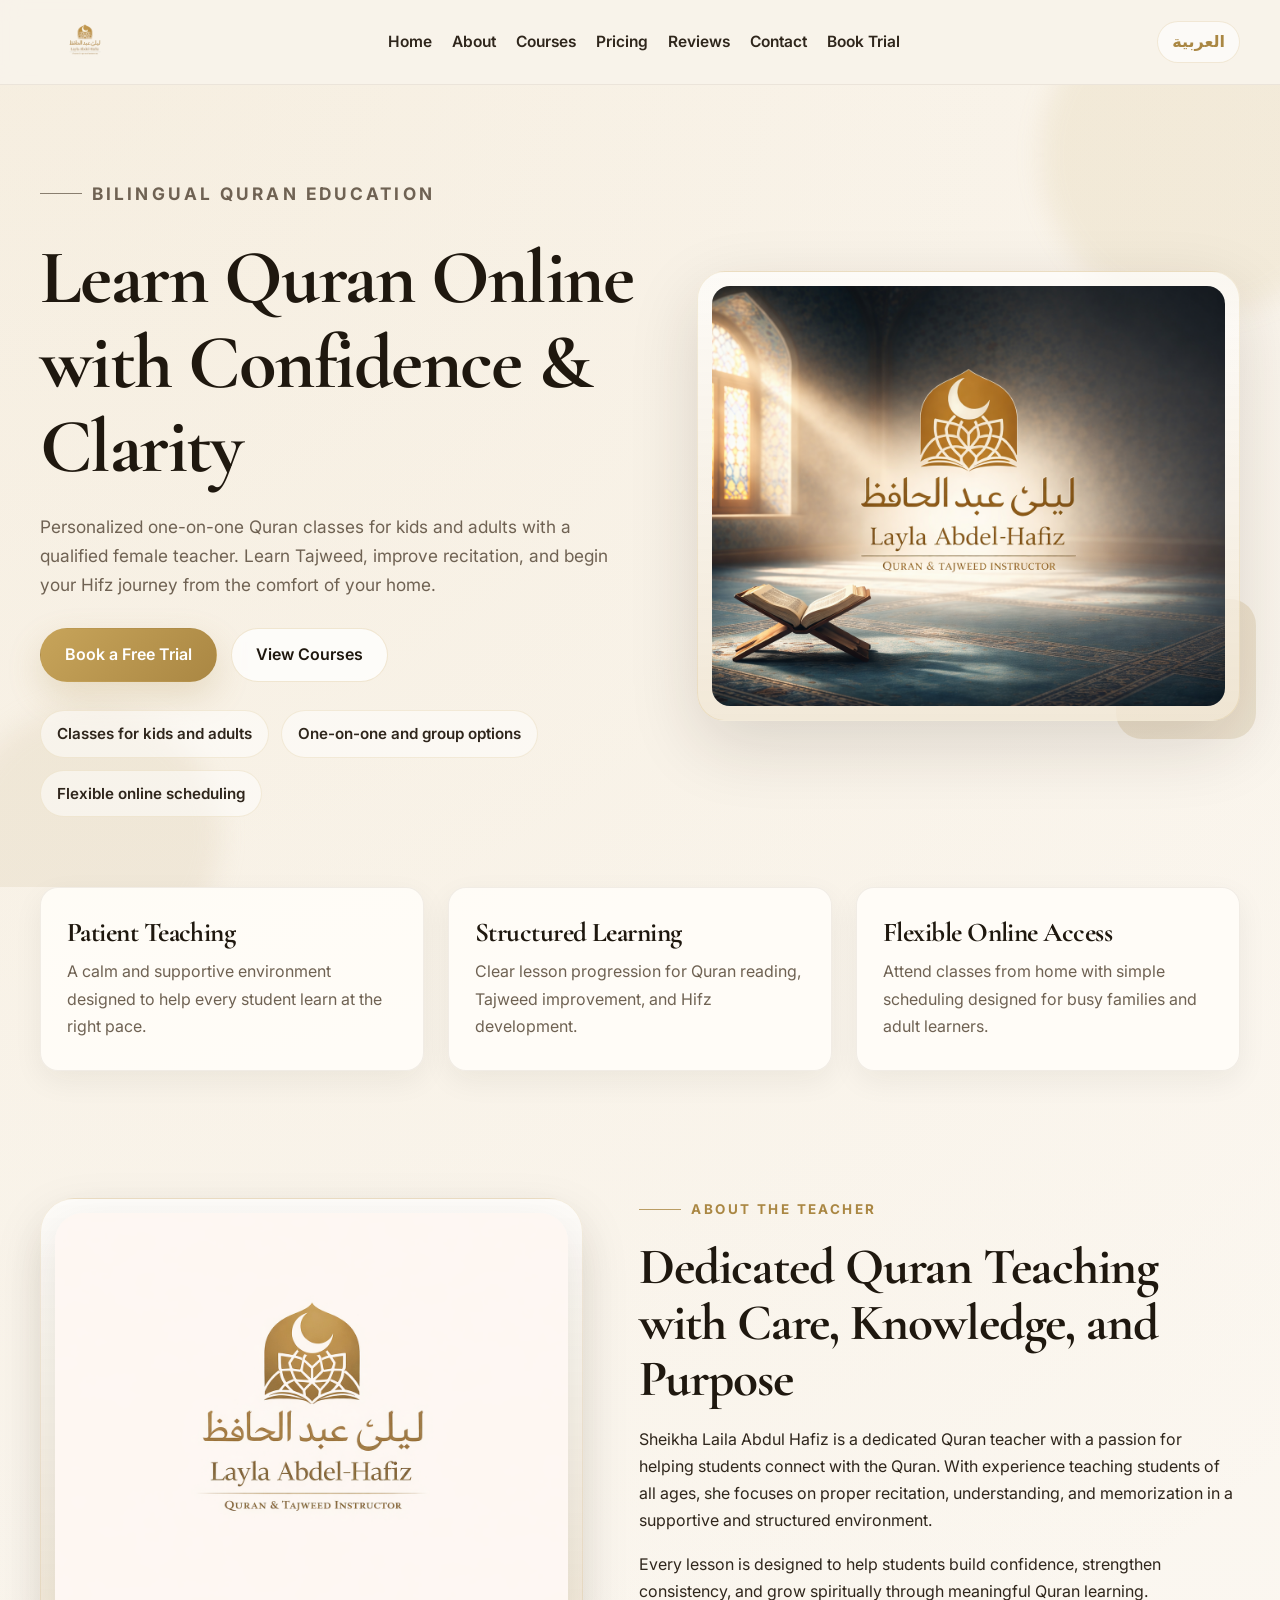
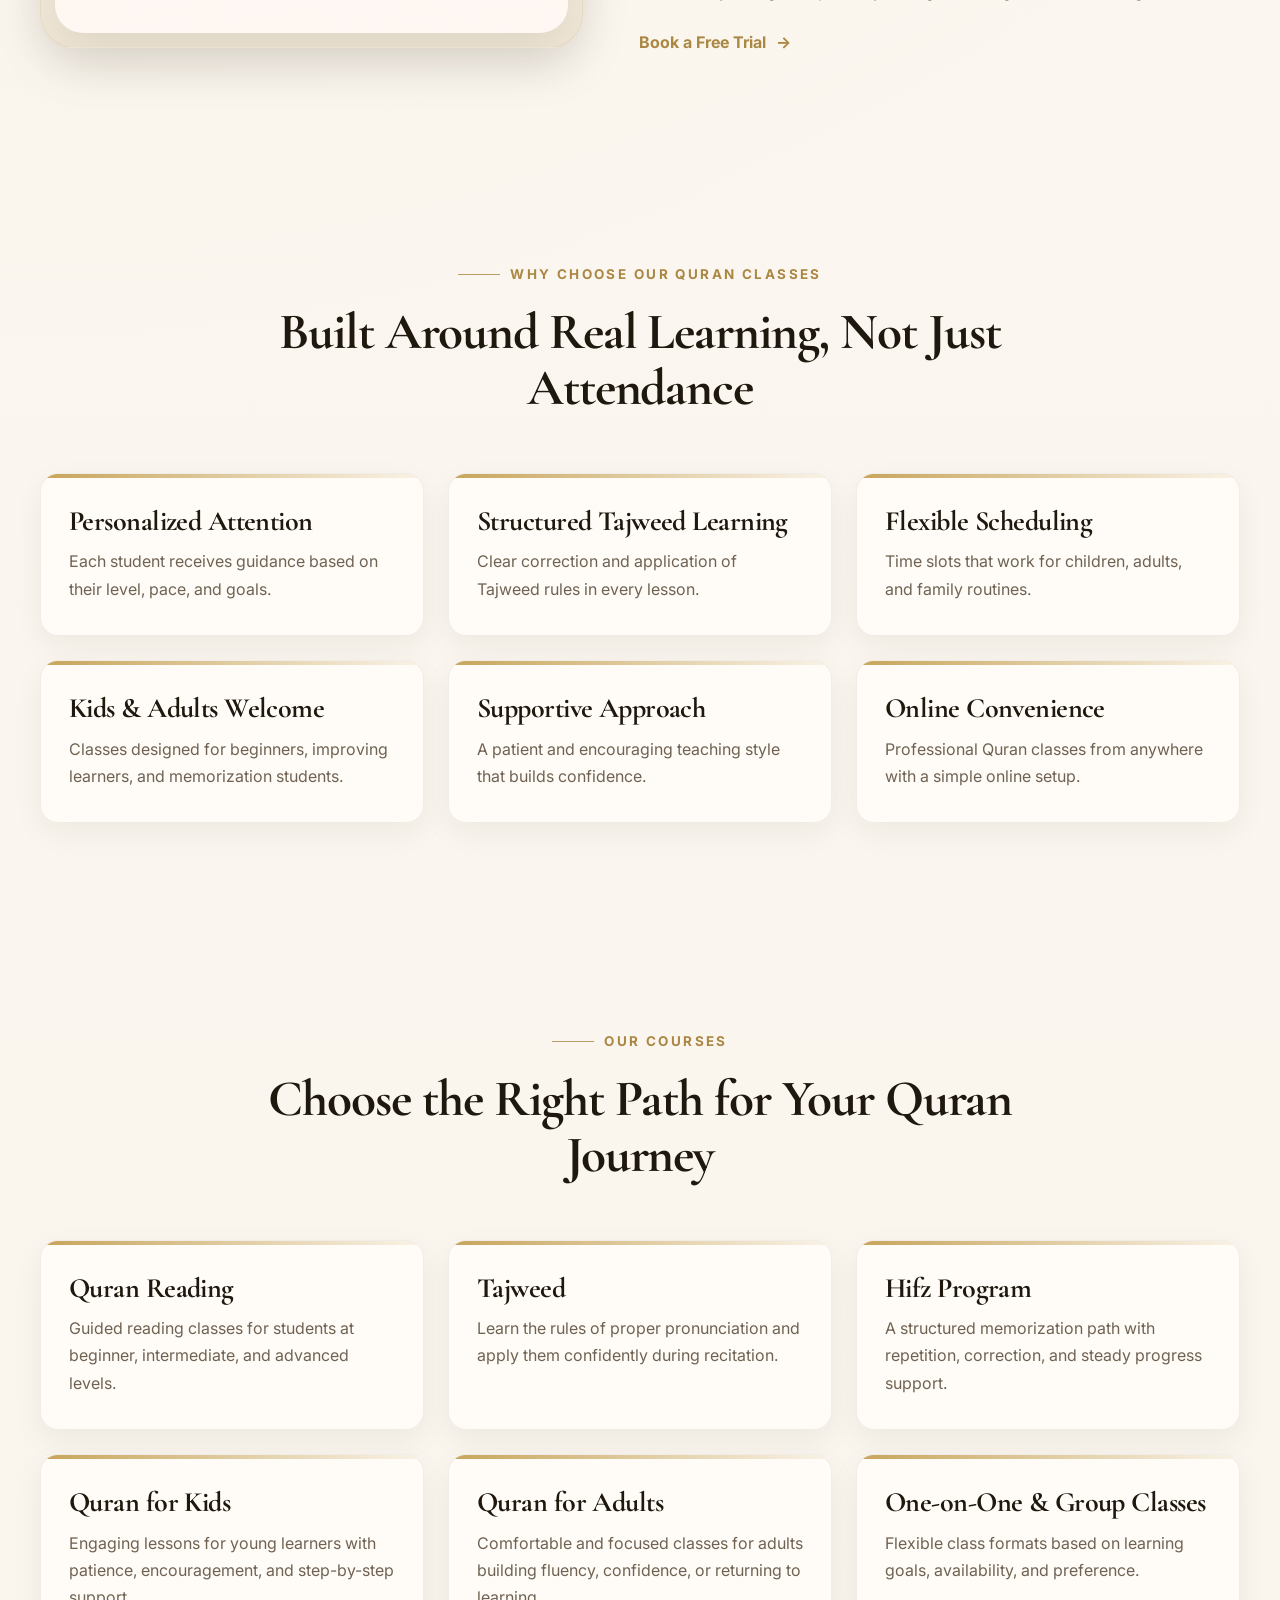
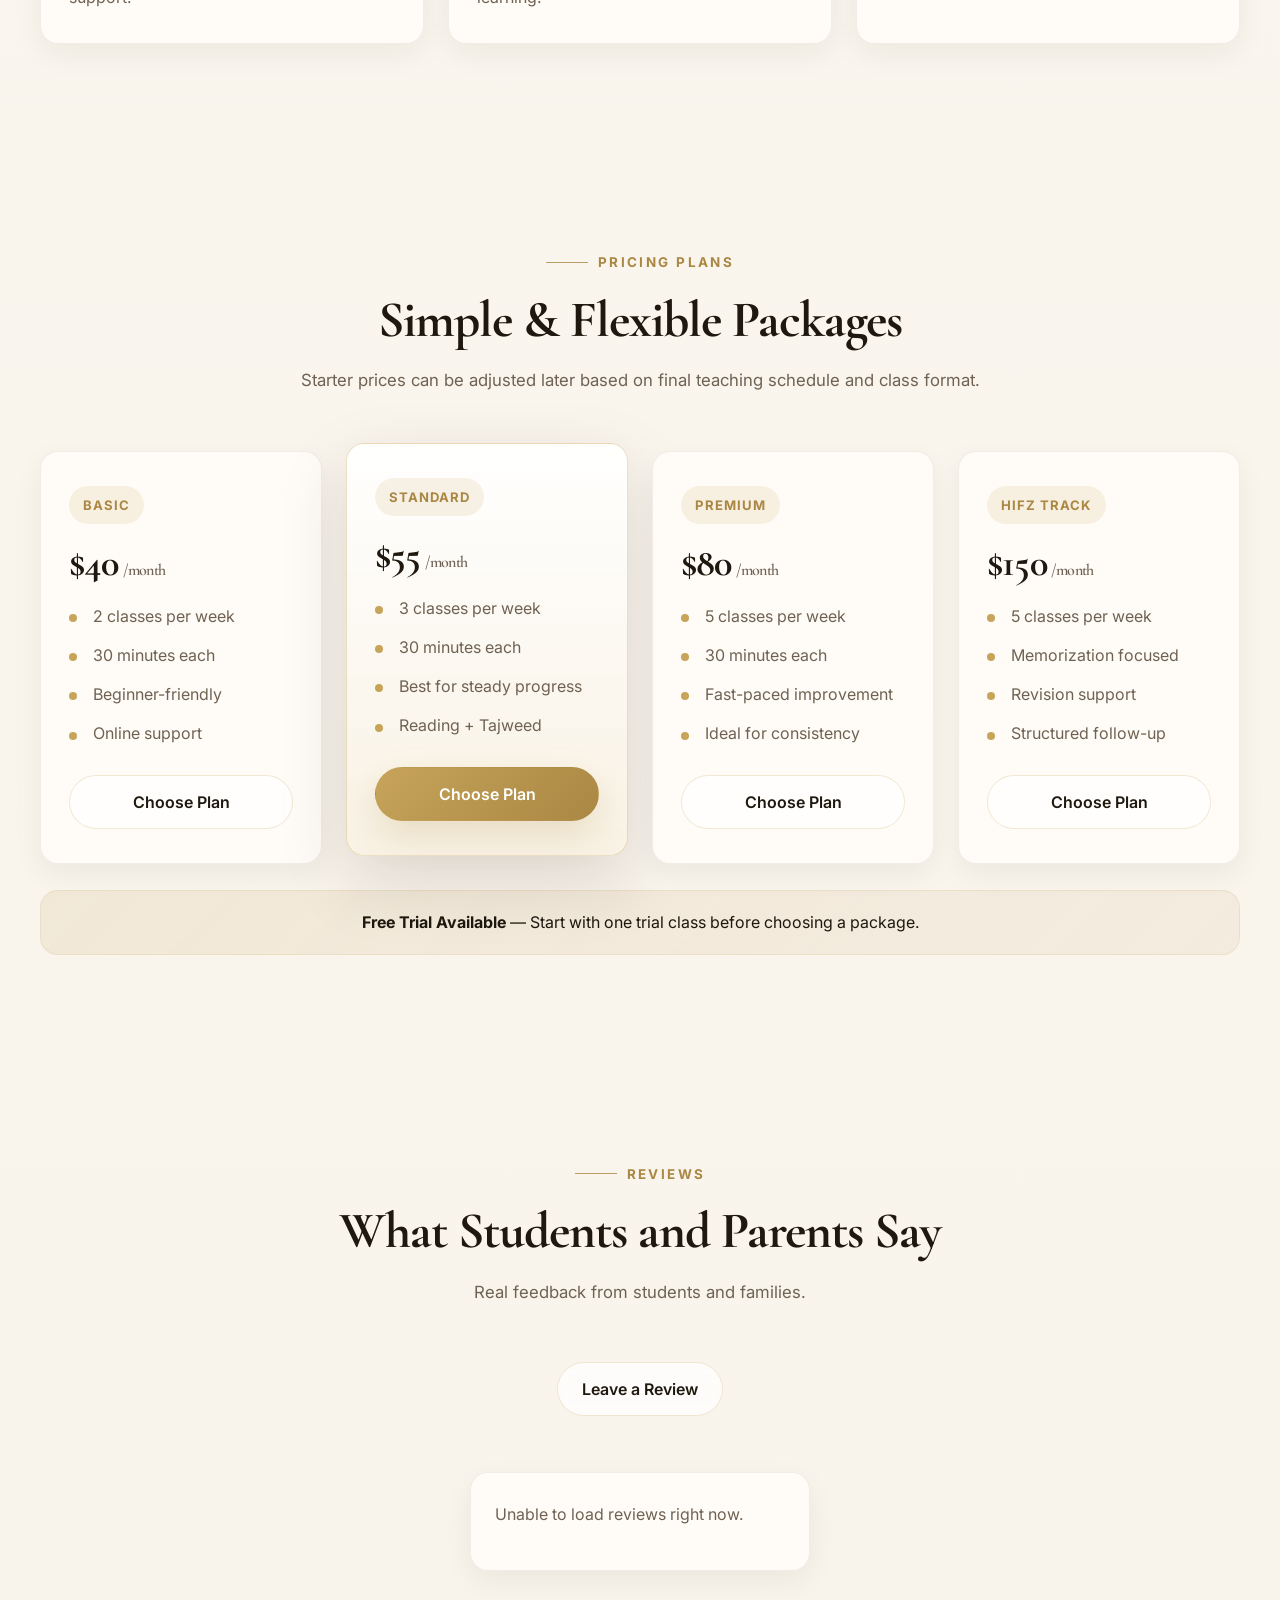
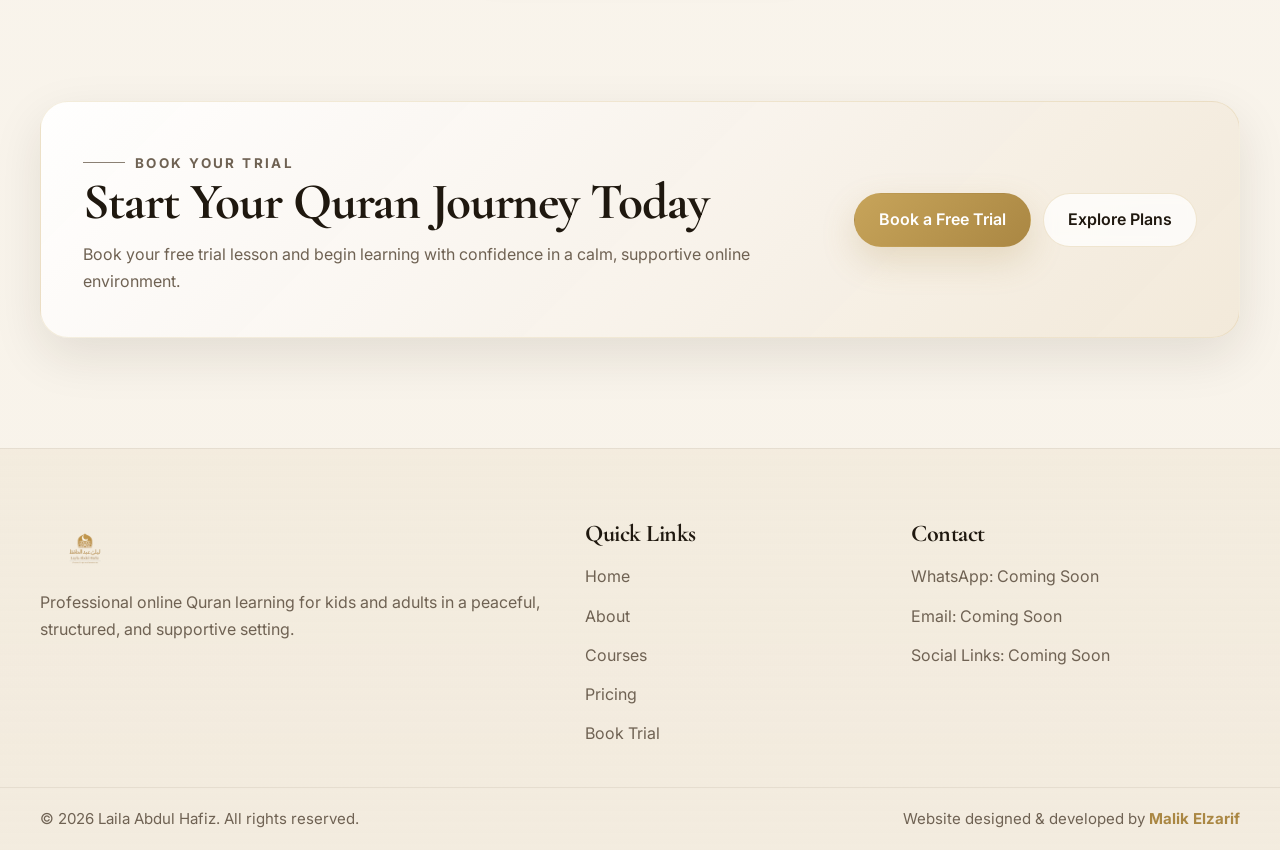
<file: 11index.html>
<!DOCTYPE html>
<html lang="en">
<head>
  <meta charset="UTF-8" />
  <meta name="viewport" content="width=device-width, initial-scale=1.0" />
  <title>Laila Abdul Hafiz | Online Quran Teacher</title>
  <meta
    name="description"
    content="Learn Quran online with Laila Abdul Hafiz. Personalized Quran reading, Tajweed, and Hifz classes for kids and adults."
  />
  <meta
    name="keywords"
    content="Online Quran teacher, Quran classes, Tajweed, Hifz, Quran for kids, Quran for adults, female Quran teacher"
  />
  <meta name="theme-color" content="#c7a45a" />

  <meta property="og:title" content="Laila Abdul Hafiz | Online Quran Teacher" />
  <meta
    property="og:description"
    content="Personalized online Quran classes for kids and adults. Quran reading, Tajweed, and Hifz with a qualified female teacher."
  />
  <meta property="og:type" content="website" />

  <link rel="preconnect" href="https://fonts.googleapis.com" />
  <link rel="preconnect" href="https://fonts.gstatic.com" crossorigin />
  <link
    href="https://fonts.googleapis.com/css2?family=Cormorant+Garamond:wght@500;600;700&family=Inter:wght@400;500;600;700&display=swap"
    rel="stylesheet"
  />

  <link rel="stylesheet" href="css/style.css" />
</head>
<body>
  <a class="skip-link" href="#main-content">Skip to content</a>

  <header class="site-header" id="top">
  <div class="container header-inner">
    <a href="index.html" class="brand" aria-label="Laila Abdul Hafiz home">
      <img
        src="assets/images/logo-main.png"
        alt="Laila Abdul Hafiz logo"
        class="site-logo"
      />
    </a>

    <nav class="main-nav" aria-label="Primary navigation">
      <a href="#home">Home</a>
      <a href="#about">About</a>
      <a href="#courses">Courses</a>
      <a href="#pricing">Pricing</a>
      <a href="#testimonials">Reviews</a>
      <a href="#contact">Contact</a>
      <a href="https://calendar.app.google/a3Hc6gs7eMdaEA286" target="_blank" rel="noopener noreferrer">
        Book Trial
      </a>
    </nav>

    <div class="header-actions">
      <a class="lang-switch" href="index-ar.html" aria-label="Switch to Arabic">
        العربية
      </a>
    </div>

    <button
      class="menu-toggle"
      type="button"
      aria-expanded="false"
      aria-controls="mobile-menu"
      aria-label="Open menu"
    >
      <span></span>
      <span></span>
      <span></span>
    </button>
  </div>

  <div class="mobile-menu" id="mobile-menu">
    <nav class="mobile-nav" aria-label="Mobile navigation">
      <a href="#home">Home</a>
      <a href="#about">About</a>
      <a href="#courses">Courses</a>
      <a href="#pricing">Pricing</a>
      <a href="#testimonials">Reviews</a>
      <a href="#contact">Contact</a>
      <a href="https://calendar.app.google/a3Hc6gs7eMdaEA286" target="_blank" rel="noopener noreferrer">
        Book Trial
      </a>
      <a href="index-ar.html">العربية</a>
    </nav>
  </div>
</header>

  <main id="main-content">
    <section class="hero-section" id="home">
      <div class="container hero-grid">
        <div class="hero-content">
          <p class="eyebrow">Bilingual Quran Education</p>
          <h1>Learn Quran Online with Confidence &amp; Clarity</h1>
          <p class="hero-text">
            Personalized one-on-one Quran classes for kids and adults with a qualified
            female teacher. Learn Tajweed, improve recitation, and begin your Hifz
            journey from the comfort of your home.
          </p>

          <div class="hero-actions">
            <a
              class="btn btn-primary"
              href="https://calendar.app.google/a3Hc6gs7eMdaEA286"
              target="_blank"
              rel="noopener noreferrer"
            >
              Book a Free Trial
            </a>
            <a class="btn btn-secondary" href="#courses">View Courses</a>
          </div>

          <ul class="hero-points" aria-label="Highlights">
            <li>Classes for kids and adults</li>
            <li>One-on-one and group options</li>
            <li>Flexible online scheduling</li>
          </ul>
        </div>

        <div class="hero-media">
          <div class="hero-image-card">
            <img
              src="assets/images/hero-teacher.jpg"
              alt="Laila Abdul Hafiz teaching Quran online"
            />
          </div>
        </div>
      </div>
    </section>

    <section class="trust-section">
      <div class="container trust-grid">
        <article class="trust-card">
          <h2>Patient Teaching</h2>
          <p>
            A calm and supportive environment designed to help every student learn at
            the right pace.
          </p>
        </article>

        <article class="trust-card">
          <h2>Structured Learning</h2>
          <p>
            Clear lesson progression for Quran reading, Tajweed improvement, and Hifz
            development.
          </p>
        </article>

        <article class="trust-card">
          <h2>Flexible Online Access</h2>
          <p>
            Attend classes from home with simple scheduling designed for busy families
            and adult learners.
          </p>
        </article>
      </div>
    </section>

    <section class="section about-preview" id="about">
      <div class="container split-layout">
        <div class="section-media">
          <div class="image-frame">
            <img
              src="assets/images/certificate.jpg"
              alt="Certificate of Laila Abdul Hafiz"
            />
          </div>
        </div>

        <div class="section-content">
          <p class="eyebrow">About the Teacher</p>
          <h2>Dedicated Quran Teaching with Care, Knowledge, and Purpose</h2>
          <p>
            Sheikha Laila Abdul Hafiz is a dedicated Quran teacher with a passion for
            helping students connect with the Quran. With experience teaching students
            of all ages, she focuses on proper recitation, understanding, and
            memorization in a supportive and structured environment.
          </p>
          <p>
            Every lesson is designed to help students build confidence, strengthen
            consistency, and grow spiritually through meaningful Quran learning.
          </p>

          <a
            class="text-link"
            href="https://calendar.app.google/a3Hc6gs7eMdaEA286"
            target="_blank"
            rel="noopener noreferrer"
          >
            Book a Free Trial
          </a>
        </div>
      </div>
    </section>

    <section class="section features-section">
      <div class="container">
        <div class="section-heading center">
          <p class="eyebrow">Why Choose Our Quran Classes</p>
          <h2>Built Around Real Learning, Not Just Attendance</h2>
        </div>

        <div class="feature-grid">
          <article class="feature-card">
            <h3>Personalized Attention</h3>
            <p>Each student receives guidance based on their level, pace, and goals.</p>
          </article>

          <article class="feature-card">
            <h3>Structured Tajweed Learning</h3>
            <p>Clear correction and application of Tajweed rules in every lesson.</p>
          </article>

          <article class="feature-card">
            <h3>Flexible Scheduling</h3>
            <p>Time slots that work for children, adults, and family routines.</p>
          </article>

          <article class="feature-card">
            <h3>Kids &amp; Adults Welcome</h3>
            <p>Classes designed for beginners, improving learners, and memorization students.</p>
          </article>

          <article class="feature-card">
            <h3>Supportive Approach</h3>
            <p>A patient and encouraging teaching style that builds confidence.</p>
          </article>

          <article class="feature-card">
            <h3>Online Convenience</h3>
            <p>Professional Quran classes from anywhere with a simple online setup.</p>
          </article>
        </div>
      </div>
    </section>

    <section class="section courses-section" id="courses">
      <div class="container">
        <div class="section-heading center">
          <p class="eyebrow">Our Courses</p>
          <h2>Choose the Right Path for Your Quran Journey</h2>
        </div>

        <div class="course-grid">
          <article class="course-card">
            <h3>Quran Reading</h3>
            <p>
              Guided reading classes for students at beginner, intermediate, and
              advanced levels.
            </p>
          </article>

          <article class="course-card">
            <h3>Tajweed</h3>
            <p>
              Learn the rules of proper pronunciation and apply them confidently during
              recitation.
            </p>
          </article>

          <article class="course-card">
            <h3>Hifz Program</h3>
            <p>
              A structured memorization path with repetition, correction, and steady
              progress support.
            </p>
          </article>

          <article class="course-card">
            <h3>Quran for Kids</h3>
            <p>
              Engaging lessons for young learners with patience, encouragement, and
              step-by-step support.
            </p>
          </article>

          <article class="course-card">
            <h3>Quran for Adults</h3>
            <p>
              Comfortable and focused classes for adults building fluency, confidence,
              or returning to learning.
            </p>
          </article>

          <article class="course-card">
            <h3>One-on-One &amp; Group Classes</h3>
            <p>
              Flexible class formats based on learning goals, availability, and
              preference.
            </p>
          </article>
        </div>
      </div>
    </section>

    <section class="section pricing-section" id="pricing">
      <div class="container">
        <div class="section-heading center">
          <p class="eyebrow">Pricing Plans</p>
          <h2>Simple &amp; Flexible Packages</h2>
          <p class="section-intro">
            Starter prices can be adjusted later based on final teaching schedule and class format.
          </p>
        </div>

        <div class="pricing-grid">
          <article class="pricing-card">
            <span class="plan-label">Basic</span>
            <h3>$40<span>/month</span></h3>
            <ul>
              <li>2 classes per week</li>
              <li>30 minutes each</li>
              <li>Beginner-friendly</li>
              <li>Online support</li>
            </ul>
            <a
              class="btn btn-secondary"
              href="https://calendar.app.google/a3Hc6gs7eMdaEA286"
              target="_blank"
              rel="noopener noreferrer"
            >
              Choose Plan
            </a>
          </article>

          <article class="pricing-card featured">
            <span class="plan-label">Standard</span>
            <h3>$55<span>/month</span></h3>
            <ul>
              <li>3 classes per week</li>
              <li>30 minutes each</li>
              <li>Best for steady progress</li>
              <li>Reading + Tajweed</li>
            </ul>
            <a
              class="btn btn-primary"
              href="https://calendar.app.google/a3Hc6gs7eMdaEA286"
              target="_blank"
              rel="noopener noreferrer"
            >
              Choose Plan
            </a>
          </article>

          <article class="pricing-card">
            <span class="plan-label">Premium</span>
            <h3>$80<span>/month</span></h3>
            <ul>
              <li>5 classes per week</li>
              <li>30 minutes each</li>
              <li>Fast-paced improvement</li>
              <li>Ideal for consistency</li>
            </ul>
            <a
              class="btn btn-secondary"
              href="https://calendar.app.google/a3Hc6gs7eMdaEA286"
              target="_blank"
              rel="noopener noreferrer"
            >
              Choose Plan
            </a>
          </article>

          <article class="pricing-card">
            <span class="plan-label">Hifz Track</span>
            <h3>$150<span>/month</span></h3>
            <ul>
              <li>5 classes per week</li>
              <li>Memorization focused</li>
              <li>Revision support</li>
              <li>Structured follow-up</li>
            </ul>
            <a
              class="btn btn-secondary"
              href="https://calendar.app.google/a3Hc6gs7eMdaEA286"
              target="_blank"
              rel="noopener noreferrer"
            >
              Choose Plan
            </a>
          </article>
        </div>

        <div class="trial-banner">
          <p><strong>Free Trial Available</strong> — Start with one trial class before choosing a package.</p>
        </div>
      </div>
    </section>

    <section class="section Reviews-section" id="testimonials">
      <div class="container">
        <div class="section-heading center">
          <p class="eyebrow">Reviews</p>
          <h2>What Students and Parents Say</h2>
          <p class="section-intro">
            Real feedback from students and families.
          </p>
        </div>

        <div class="reviews-actions">
          <a
            class="btn btn-secondary"
            href="https://forms.gle/4wKBaGXrAWWcp9ro9"
            target="_blank"
            rel="noopener noreferrer"
          >
            Leave a Review
          </a>
        </div>

        <div class="trial-banner"></div>

        <div class="reviews-grid" id="Reviews-en">
          <article class="review-card loading-review">
            <p class="review-text">Loading latest reviews...</p>
          </article>
        </div>
      </div>
    </section>

    <section class="section cta-section">
      <div class="container cta-box">
        <div>
          <p class="eyebrow">Book Your Trial</p>
          <h2>Start Your Quran Journey Today</h2>
          <p>
            Book your free trial lesson and begin learning with confidence in a calm,
            supportive online environment.
          </p>
        </div>

        <div class="cta-actions">
          <a
            class="btn btn-primary"
            href="https://calendar.app.google/a3Hc6gs7eMdaEA286"
            target="_blank"
            rel="noopener noreferrer"
          >
            Book a Free Trial
          </a>
          <a class="btn btn-secondary" href="#pricing">Explore Plans</a>
        </div>
      </div>
    </section>
  </main>

  <footer class="site-footer" id="contact">
    <div class="container footer-grid">
      <div class="footer-brand">
        <a href="index.html" class="brand footer-brand-link">
          <img
            src="assets/images/logo-main.png"
            alt="Laila Abdul Hafiz logo"
            class="site-logo footer-logo"
          />
        </a>
        <p>
          Professional online Quran learning for kids and adults in a peaceful,
          structured, and supportive setting.
        </p>
      </div>

      <div class="footer-links">
        <h3>Quick Links</h3>
        <ul>
          <li><a href="#home">Home</a></li>
          <li><a href="#about">About</a></li>
          <li><a href="#courses">Courses</a></li>
          <li><a href="#pricing">Pricing</a></li>
          <li>
            <a
              href="https://calendar.app.google/a3Hc6gs7eMdaEA286"
              target="_blank"
              rel="noopener noreferrer"
            >
              Book Trial
            </a>
          </li>
        </ul>
      </div>

      <div class="footer-contact">
        <h3>Contact</h3>
        <ul>
          <li>WhatsApp: Coming Soon</li>
          <li>Email: Coming Soon</li>
          <li>Social Links: Coming Soon</li>
        </ul>
      </div>
    </div>

    <div class="footer-bottom">
      <div class="container footer-bottom-inner">
        <p>&copy; 2026 Laila Abdul Hafiz. All rights reserved.</p>
        <p>
          Website designed &amp; developed by
          <a href="https://malikelzarif.com" target="_blank" rel="noopener noreferrer">
            Malik Elzarif
          </a>
        </p>
      </div>
    </div>
  </footer>

<script src="js/script.js?v=3"></script>
</body>
</html>
</file>
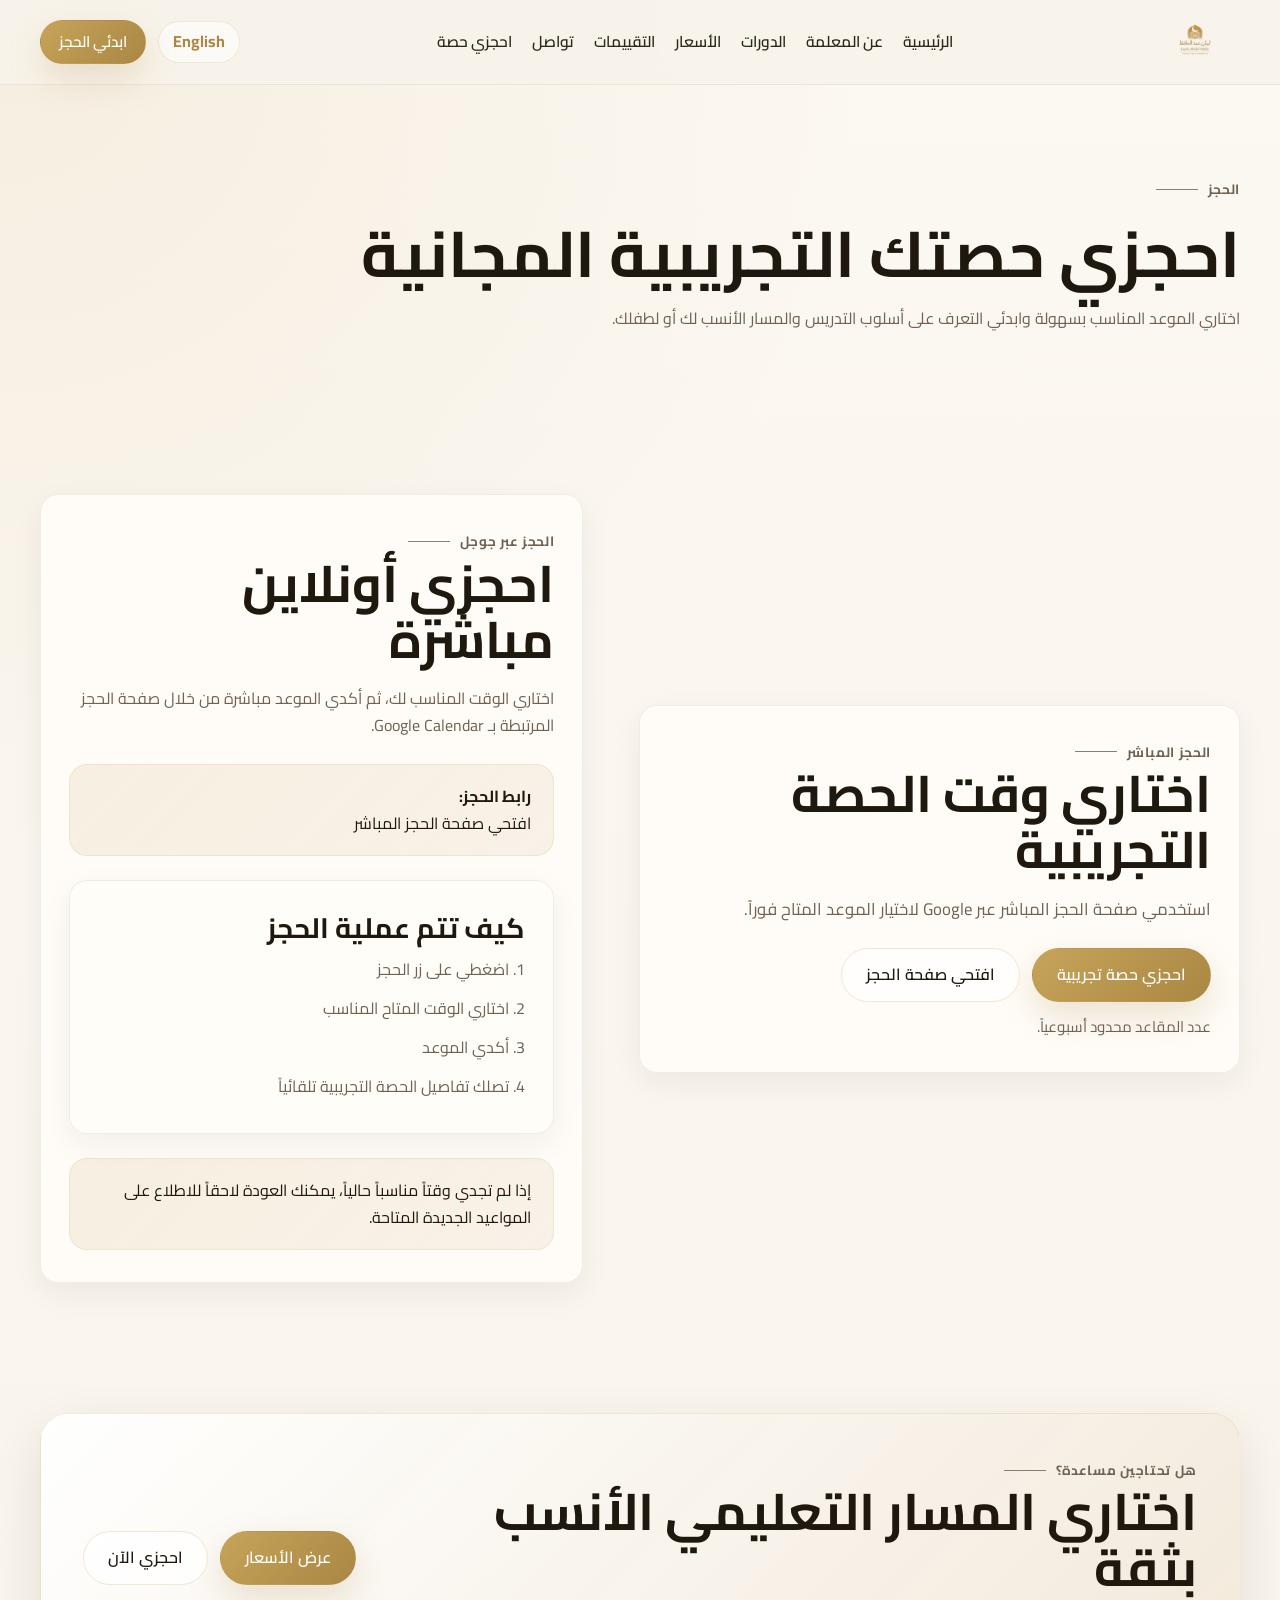
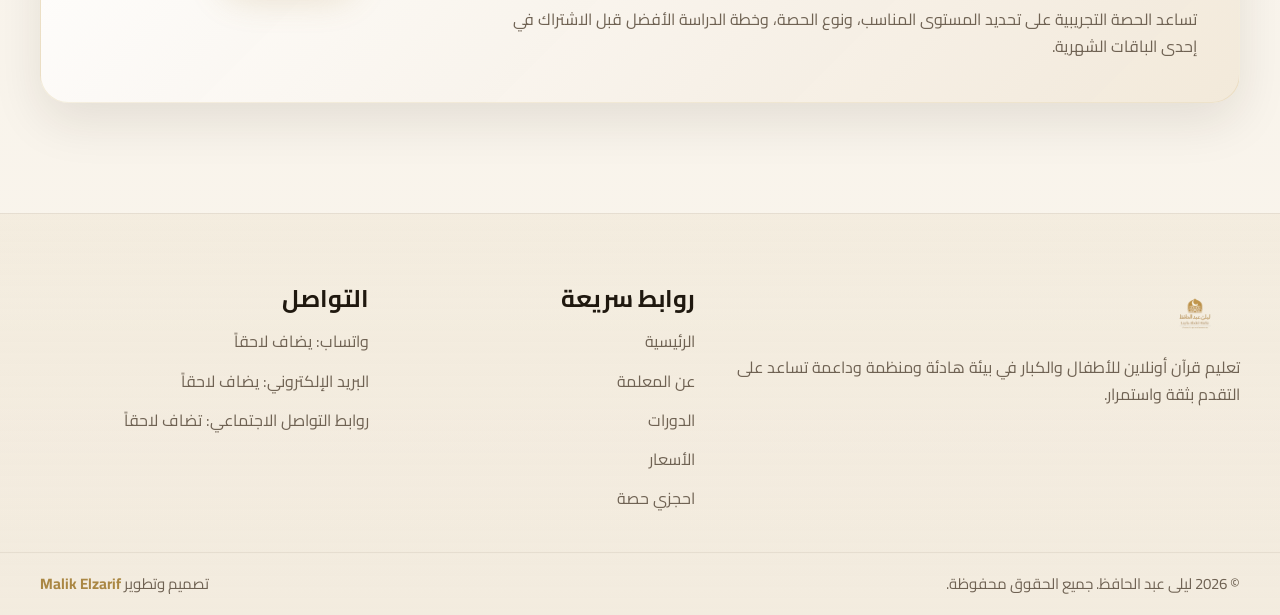
<file: booking-ar.html>
<!DOCTYPE html>
<html lang="ar" dir="rtl">
<head>
  <meta charset="UTF-8" />
  <meta name="viewport" content="width=device-width, initial-scale=1.0" />
  <title>احجزي حصة تجريبية | الشيخة ليلى عبد الحافظ</title>
  <meta
    name="description"
    content="احجزي حصة قرآن تجريبية مجانية مع الشيخة ليلى عبد الحافظ. اختاري الموعد المناسب بسهولة عبر صفحة الحجز."
  />
  <meta name="theme-color" content="#c7a45a" />

  <link rel="preconnect" href="https://fonts.googleapis.com" />
  <link rel="preconnect" href="https://fonts.gstatic.com" crossorigin />
  <link
    href="https://fonts.googleapis.com/css2?family=Cairo:wght@400;500;600;700&family=Cormorant+Garamond:wght@500;600;700&display=swap"
    rel="stylesheet"
  />

  <link rel="stylesheet" href="css/style.css" />
</head>
<body class="rtl">
  <a class="skip-link" href="#main-content">انتقل إلى المحتوى</a>

  <header class="site-header" id="top">
    <div class="container header-inner">
      <a href="index-ar.html" class="brand" aria-label="الصفحة الرئيسية للشيخة ليلى عبد الحافظ">
        <img
          src="assets/images/logo-main.png"
          alt="شعار ليلى عبد الحافظ"
          class="site-logo"
        />
      </a>

      <nav class="main-nav" aria-label="التنقل الرئيسي">
        <a href="index-ar.html#home">الرئيسية</a>
        <a href="index-ar.html#about">عن المعلمة</a>
        <a href="index-ar.html#courses">الدورات</a>
        <a href="index-ar.html#pricing">الأسعار</a>
        <a href="index-ar.html#testimonials">التقييمات</a>
        <a href="index-ar.html#contact">تواصل</a>
        <a href="booking-ar.html">احجزي حصة</a>
      </nav>

      <div class="header-actions">
        <a class="lang-switch" href="booking.html" aria-label="Switch to English">
          English
        </a>
        <a
          class="btn btn-sm btn-primary"
          href="https://calendar.app.google/a3Hc6gs7eMdaEA286"
          target="_blank"
          rel="noopener noreferrer"
        >
          ابدئي الحجز
        </a>
      </div>

      <button
        class="menu-toggle"
        type="button"
        aria-expanded="false"
        aria-controls="mobile-menu"
        aria-label="فتح القائمة"
      >
        <span></span>
        <span></span>
        <span></span>
      </button>
    </div>

    <div class="mobile-menu" id="mobile-menu">
      <nav class="mobile-nav" aria-label="التنقل عبر الجوال">
        <a href="index-ar.html#home">الرئيسية</a>
        <a href="index-ar.html#about">عن المعلمة</a>
        <a href="index-ar.html#courses">الدورات</a>
        <a href="index-ar.html#pricing">الأسعار</a>
        <a href="index-ar.html#testimonials">التقييمات</a>
        <a href="index-ar.html#contact">تواصل</a>
        <a href="booking-ar.html">احجزي حصة</a>
        <a href="booking.html">English</a>
      </nav>
    </div>
  </header>

  <main id="main-content">
    <section class="page-hero">
      <div class="container">
        <p class="eyebrow">الحجز</p>
        <h1>احجزي حصتك التجريبية المجانية</h1>
        <p>
          اختاري الموعد المناسب بسهولة وابدئي التعرف على أسلوب التدريس
          والمسار الأنسب لك أو لطفلك.
        </p>
      </div>
    </section>

    <section class="section" id="booking-form">
      <div class="container split-layout">
        <div class="content-card">
          <p class="eyebrow">الحجز المباشر</p>
          <h2>اختاري وقت الحصة التجريبية</h2>
          <p class="section-intro">
            استخدمي صفحة الحجز المباشر عبر Google لاختيار الموعد المتاح فوراً.
          </p>

          <div class="cta-actions" style="margin-top: 24px;">
            <a
              class="btn btn-primary"
              href="https://calendar.app.google/a3Hc6gs7eMdaEA286"
              target="_blank"
              rel="noopener noreferrer"
            >
              احجزي حصة تجريبية
            </a>

            <a
              class="btn btn-secondary"
              href="https://calendar.app.google/a3Hc6gs7eMdaEA286"
              target="_blank"
              rel="noopener noreferrer"
            >
              افتحي صفحة الحجز
            </a>
          </div>

          <p class="cta-note">عدد المقاعد محدود أسبوعياً.</p>
        </div>

        <div class="content-card">
          <p class="eyebrow">الحجز عبر جوجل</p>
          <h2>احجزي أونلاين مباشرة</h2>
          <p>
            اختاري الوقت المناسب لك، ثم أكدي الموعد مباشرة من خلال صفحة
            الحجز المرتبطة بـ Google Calendar.
          </p>

          <div class="trial-banner" style="margin-top: 24px;">
            <p>
              <strong>رابط الحجز:</strong><br />
              <a
                href="https://calendar.app.google/a3Hc6gs7eMdaEA286"
                target="_blank"
                rel="noopener noreferrer"
              >
                افتحي صفحة الحجز المباشر
              </a>
            </p>
          </div>

          <div class="content-card" style="margin-top: 24px;">
            <h3>كيف تتم عملية الحجز</h3>
            <ul style="display:grid; gap:12px; color:var(--text-soft);">
              <li>1. اضغطي على زر الحجز</li>
              <li>2. اختاري الوقت المتاح المناسب</li>
              <li>3. أكدي الموعد</li>
              <li>4. تصلك تفاصيل الحصة التجريبية تلقائياً</li>
            </ul>
          </div>

          <div class="trial-banner" style="margin-top: 24px;">
            <p>
              إذا لم تجدي وقتاً مناسباً حالياً، يمكنك العودة لاحقاً للاطلاع على
              المواعيد الجديدة المتاحة.
            </p>
          </div>
        </div>
      </div>
    </section>

    <section class="section cta-section">
      <div class="container cta-box">
        <div>
          <p class="eyebrow">هل تحتاجين مساعدة؟</p>
          <h2>اختاري المسار التعليمي الأنسب بثقة</h2>
          <p>
            تساعد الحصة التجريبية على تحديد المستوى المناسب، ونوع الحصة،
            وخطة الدراسة الأفضل قبل الاشتراك في إحدى الباقات الشهرية.
          </p>
        </div>

        <div class="cta-actions">
          <a class="btn btn-primary" href="index-ar.html#pricing">عرض الأسعار</a>
          <a
            class="btn btn-secondary"
            href="https://calendar.app.google/a3Hc6gs7eMdaEA286"
            target="_blank"
            rel="noopener noreferrer"
          >
            احجزي الآن
          </a>
        </div>
      </div>
    </section>
  </main>

  <footer class="site-footer" id="contact">
    <div class="container footer-grid">
      <div class="footer-brand">
        <a href="index-ar.html" class="brand footer-brand-link">
          <img
            src="assets/images/logo-main.png"
            alt="شعار ليلى عبد الحافظ"
            class="site-logo footer-logo"
          />
        </a>
        <p>
          تعليم قرآن أونلاين للأطفال والكبار في بيئة هادئة ومنظمة وداعمة تساعد
          على التقدم بثقة واستمرار.
        </p>
      </div>

      <div class="footer-links">
        <h3>روابط سريعة</h3>
        <ul>
          <li><a href="index-ar.html#home">الرئيسية</a></li>
          <li><a href="index-ar.html#about">عن المعلمة</a></li>
          <li><a href="index-ar.html#courses">الدورات</a></li>
          <li><a href="index-ar.html#pricing">الأسعار</a></li>
          <li><a href="booking-ar.html">احجزي حصة</a></li>
        </ul>
      </div>

      <div class="footer-contact">
        <h3>التواصل</h3>
        <ul>
          <li>واتساب: يضاف لاحقاً</li>
          <li>البريد الإلكتروني: يضاف لاحقاً</li>
          <li>روابط التواصل الاجتماعي: تضاف لاحقاً</li>
        </ul>
      </div>
    </div>

    <div class="footer-bottom">
      <div class="container footer-bottom-inner">
        <p>© 2026 ليلى عبد الحافظ. جميع الحقوق محفوظة.</p>
        <p>
          تصميم وتطوير
          <a href="https://malikelzarif.com" target="_blank" rel="noopener noreferrer">
            Malik Elzarif
          </a>
        </p>
      </div>
    </div>
  </footer>

  <script src="js/script.js?v=3"></script>
</body>
</html>
</file>
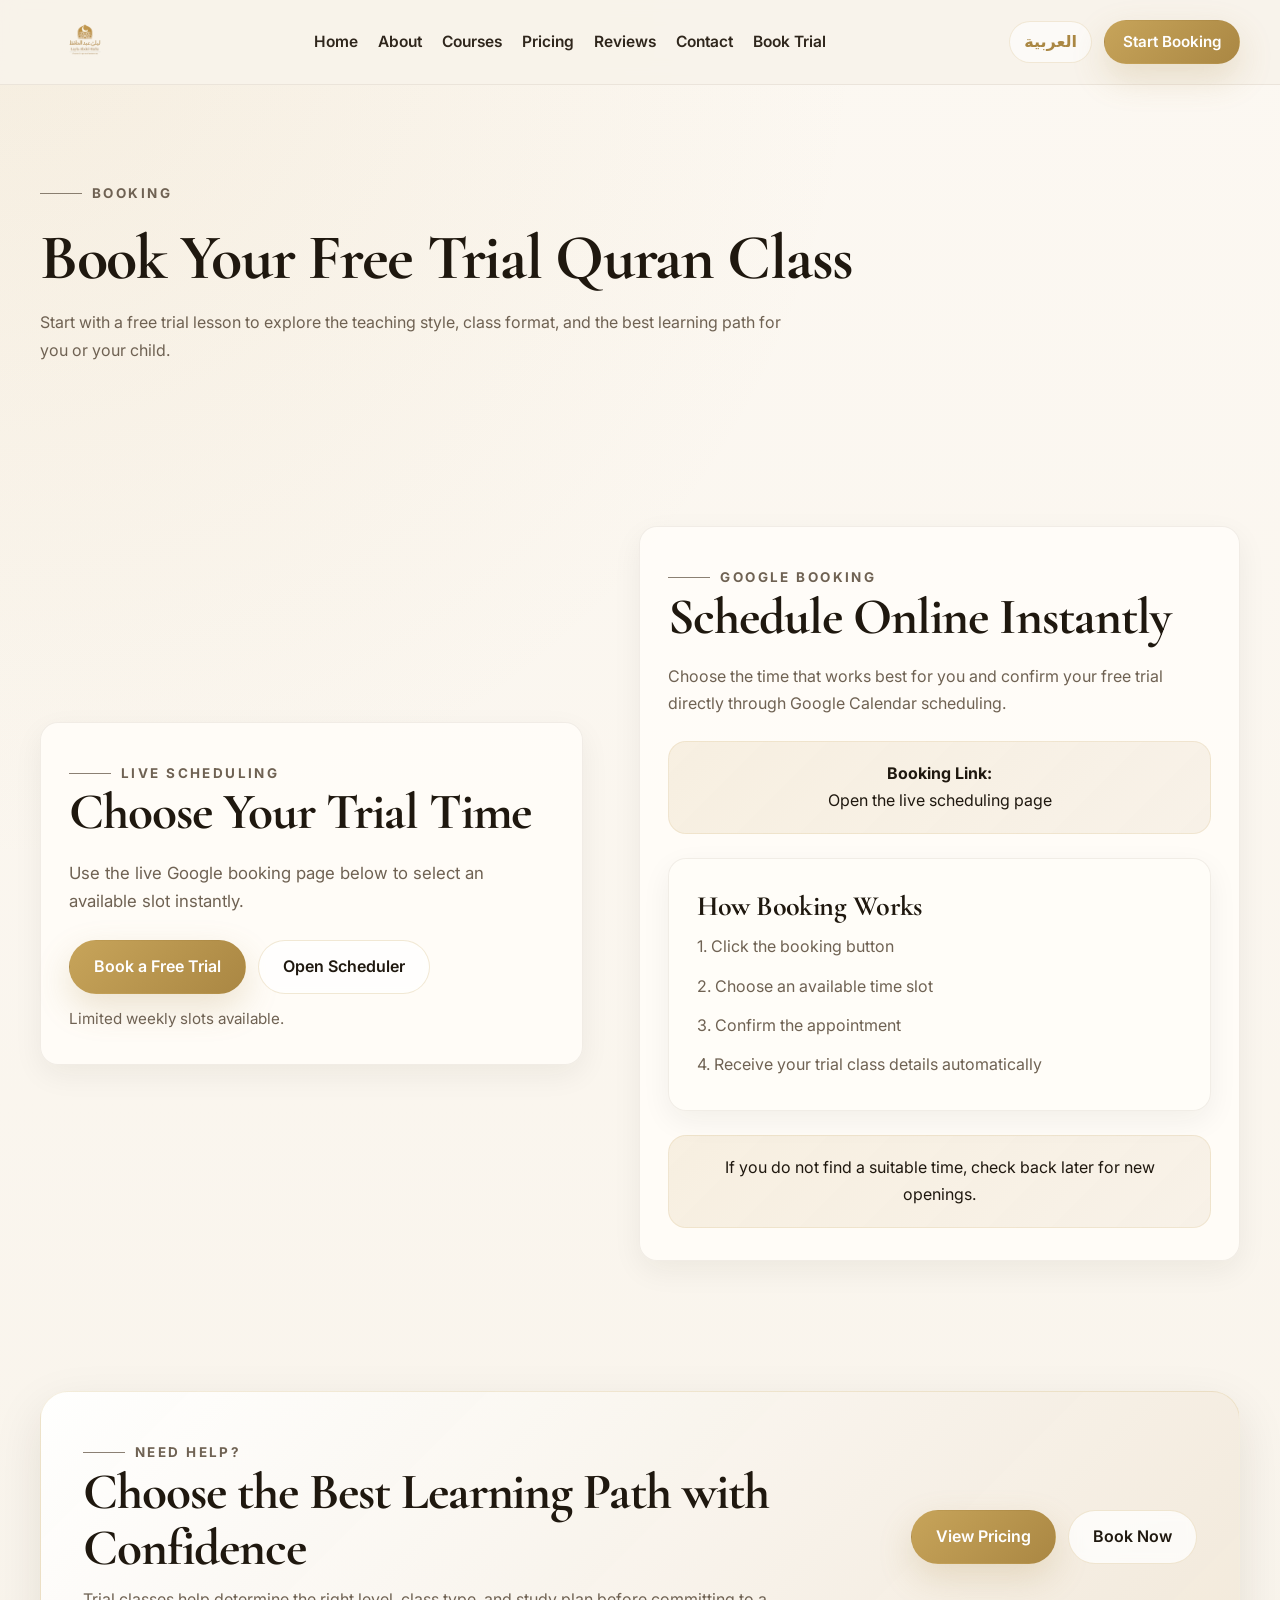
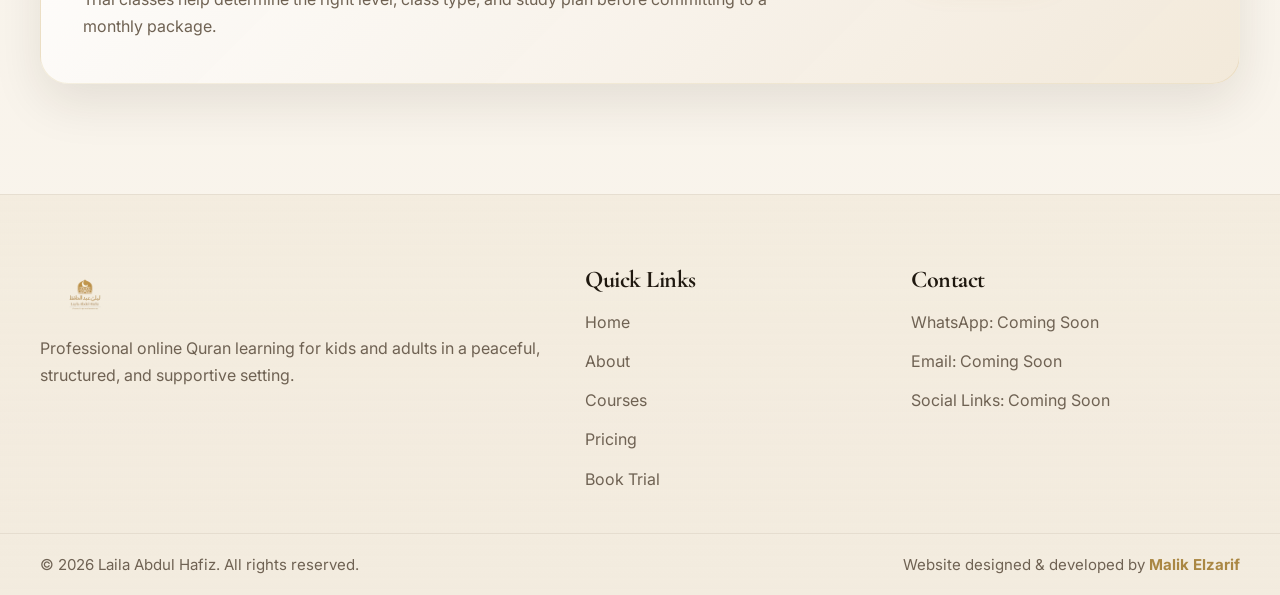
<file: booking.html>
<!DOCTYPE html>
<html lang="en">
<head>
  <meta charset="UTF-8" />
  <meta name="viewport" content="width=device-width, initial-scale=1.0" />
  <title>Book a Trial | Laila Abdul Hafiz</title>
  <meta
    name="description"
    content="Book a free trial Quran class with Laila Abdul Hafiz. Choose your preferred time and schedule instantly online."
  />
  <meta name="theme-color" content="#c7a45a" />

  <link rel="preconnect" href="https://fonts.googleapis.com" />
  <link rel="preconnect" href="https://fonts.gstatic.com" crossorigin />
  <link
    href="https://fonts.googleapis.com/css2?family=Cormorant+Garamond:wght@500;600;700&family=Inter:wght@400;500;600;700&display=swap"
    rel="stylesheet"
  />

  <link rel="stylesheet" href="css/style.css" />
</head>
<body>
  <a class="skip-link" href="#main-content">Skip to content</a>

  <header class="site-header" id="top">
    <div class="container header-inner">
      <a href="index.html" class="brand" aria-label="Laila Abdul Hafiz home">
        <img
          src="assets/images/logo-main.png"
          alt="Laila Abdul Hafiz logo"
          class="site-logo"
        />
      </a>

      <nav class="main-nav" aria-label="Primary navigation">
        <a href="index.html#home">Home</a>
        <a href="index.html#about">About</a>
        <a href="index.html#courses">Courses</a>
        <a href="index.html#pricing">Pricing</a>
        <a href="index.html#testimonials">Reviews</a>
        <a href="index.html#contact">Contact</a>
        <a href="booking.html">Book Trial</a>
      </nav>

      <div class="header-actions">
        <a class="lang-switch" href="booking-ar.html" aria-label="Switch to Arabic">
          العربية
        </a>
        <a
          class="btn btn-sm btn-primary"
          href="https://calendar.app.google/a3Hc6gs7eMdaEA286"
          target="_blank"
          rel="noopener noreferrer"
        >
          Start Booking
        </a>
      </div>

      <button
        class="menu-toggle"
        type="button"
        aria-expanded="false"
        aria-controls="mobile-menu"
        aria-label="Open menu"
      >
        <span></span>
        <span></span>
        <span></span>
      </button>
    </div>

    <div class="mobile-menu" id="mobile-menu">
      <nav class="mobile-nav" aria-label="Mobile navigation">
        <a href="index.html#home">Home</a>
        <a href="index.html#about">About</a>
        <a href="index.html#courses">Courses</a>
        <a href="index.html#pricing">Pricing</a>
        <a href="index.html#testimonials">Reviews</a>
        <a href="index.html#contact">Contact</a>
        <a
          href="https://calendar.app.google/a3Hc6gs7eMdaEA286"
          target="_blank"
          rel="noopener noreferrer"
        >
          Book Trial
        </a>
        <a href="booking-ar.html">العربية</a>
      </nav>
    </div>
  </header>

  <main id="main-content">
    <section class="page-hero">
      <div class="container">
        <p class="eyebrow">Booking</p>
        <h1>Book Your Free Trial Quran Class</h1>
        <p>
          Start with a free trial lesson to explore the teaching style, class format,
          and the best learning path for you or your child.
        </p>
      </div>
    </section>

    <section class="section" id="booking-form">
      <div class="container split-layout">
        <div class="content-card">
          <p class="eyebrow">Live Scheduling</p>
          <h2>Choose Your Trial Time</h2>
          <p class="section-intro">
            Use the live Google booking page below to select an available slot instantly.
          </p>

          <div class="cta-actions" style="margin-top: 24px;">
            <a
              class="btn btn-primary"
              href="https://calendar.app.google/a3Hc6gs7eMdaEA286"
              target="_blank"
              rel="noopener noreferrer"
            >
              Book a Free Trial
            </a>

            <a
              class="btn btn-secondary"
              href="https://calendar.app.google/a3Hc6gs7eMdaEA286"
              target="_blank"
              rel="noopener noreferrer"
            >
              Open Scheduler
            </a>
          </div>

          <p class="cta-note">Limited weekly slots available.</p>
        </div>

        <div class="content-card">
          <p class="eyebrow">Google Booking</p>
          <h2>Schedule Online Instantly</h2>
          <p>
            Choose the time that works best for you and confirm your free trial directly
            through Google Calendar scheduling.
          </p>

          <div class="trial-banner" style="margin-top: 24px;">
            <p>
              <strong>Booking Link:</strong><br />
              <a
                href="https://calendar.app.google/a3Hc6gs7eMdaEA286"
                target="_blank"
                rel="noopener noreferrer"
              >
                Open the live scheduling page
              </a>
            </p>
          </div>

          <div class="content-card" style="margin-top: 24px;">
            <h3>How Booking Works</h3>
            <ul style="display:grid; gap:12px; color:var(--text-soft);">
              <li>1. Click the booking button</li>
              <li>2. Choose an available time slot</li>
              <li>3. Confirm the appointment</li>
              <li>4. Receive your trial class details automatically</li>
            </ul>
          </div>

          <div class="trial-banner" style="margin-top: 24px;">
            <p>
              If you do not find a suitable time, check back later for new openings.
            </p>
          </div>
        </div>
      </div>
    </section>

    <section class="section cta-section">
      <div class="container cta-box">
        <div>
          <p class="eyebrow">Need Help?</p>
          <h2>Choose the Best Learning Path with Confidence</h2>
          <p>
            Trial classes help determine the right level, class type, and study plan
            before committing to a monthly package.
          </p>
        </div>

        <div class="cta-actions">
          <a class="btn btn-primary" href="index.html#pricing">View Pricing</a>
          <a
            class="btn btn-secondary"
            href="https://calendar.app.google/a3Hc6gs7eMdaEA286"
            target="_blank"
            rel="noopener noreferrer"
          >
            Book Now
          </a>
        </div>
      </div>
    </section>
  </main>

  <footer class="site-footer" id="contact">
    <div class="container footer-grid">
      <div class="footer-brand">
        <a href="index.html" class="brand footer-brand-link">
          <img
            src="assets/images/logo-main.png"
            alt="Laila Abdul Hafiz logo"
            class="site-logo footer-logo"
          />
        </a>
        <p>
          Professional online Quran learning for kids and adults in a peaceful,
          structured, and supportive setting.
        </p>
      </div>

      <div class="footer-links">
        <h3>Quick Links</h3>
        <ul>
          <li><a href="index.html#home">Home</a></li>
          <li><a href="index.html#about">About</a></li>
          <li><a href="index.html#courses">Courses</a></li>
          <li><a href="index.html#pricing">Pricing</a></li>
          <li>
            <a
              href="https://calendar.app.google/a3Hc6gs7eMdaEA286"
              target="_blank"
              rel="noopener noreferrer"
            >
              Book Trial
            </a>
          </li>
        </ul>
      </div>

      <div class="footer-contact">
        <h3>Contact</h3>
        <ul>
          <li>WhatsApp: Coming Soon</li>
          <li>Email: Coming Soon</li>
          <li>Social Links: Coming Soon</li>
        </ul>
      </div>
    </div>

    <div class="footer-bottom">
      <div class="container footer-bottom-inner">
        <p>&copy; 2026 Laila Abdul Hafiz. All rights reserved.</p>
        <p>
          Website designed &amp; developed by
          <a href="https://malikelzarif.com" target="_blank" rel="noopener noreferrer">
            Malik Elzarif
          </a>
        </p>
      </div>
    </div>
  </footer>

  <script src="js/script.js?v=3"></script>
</body>
</html>
</file>
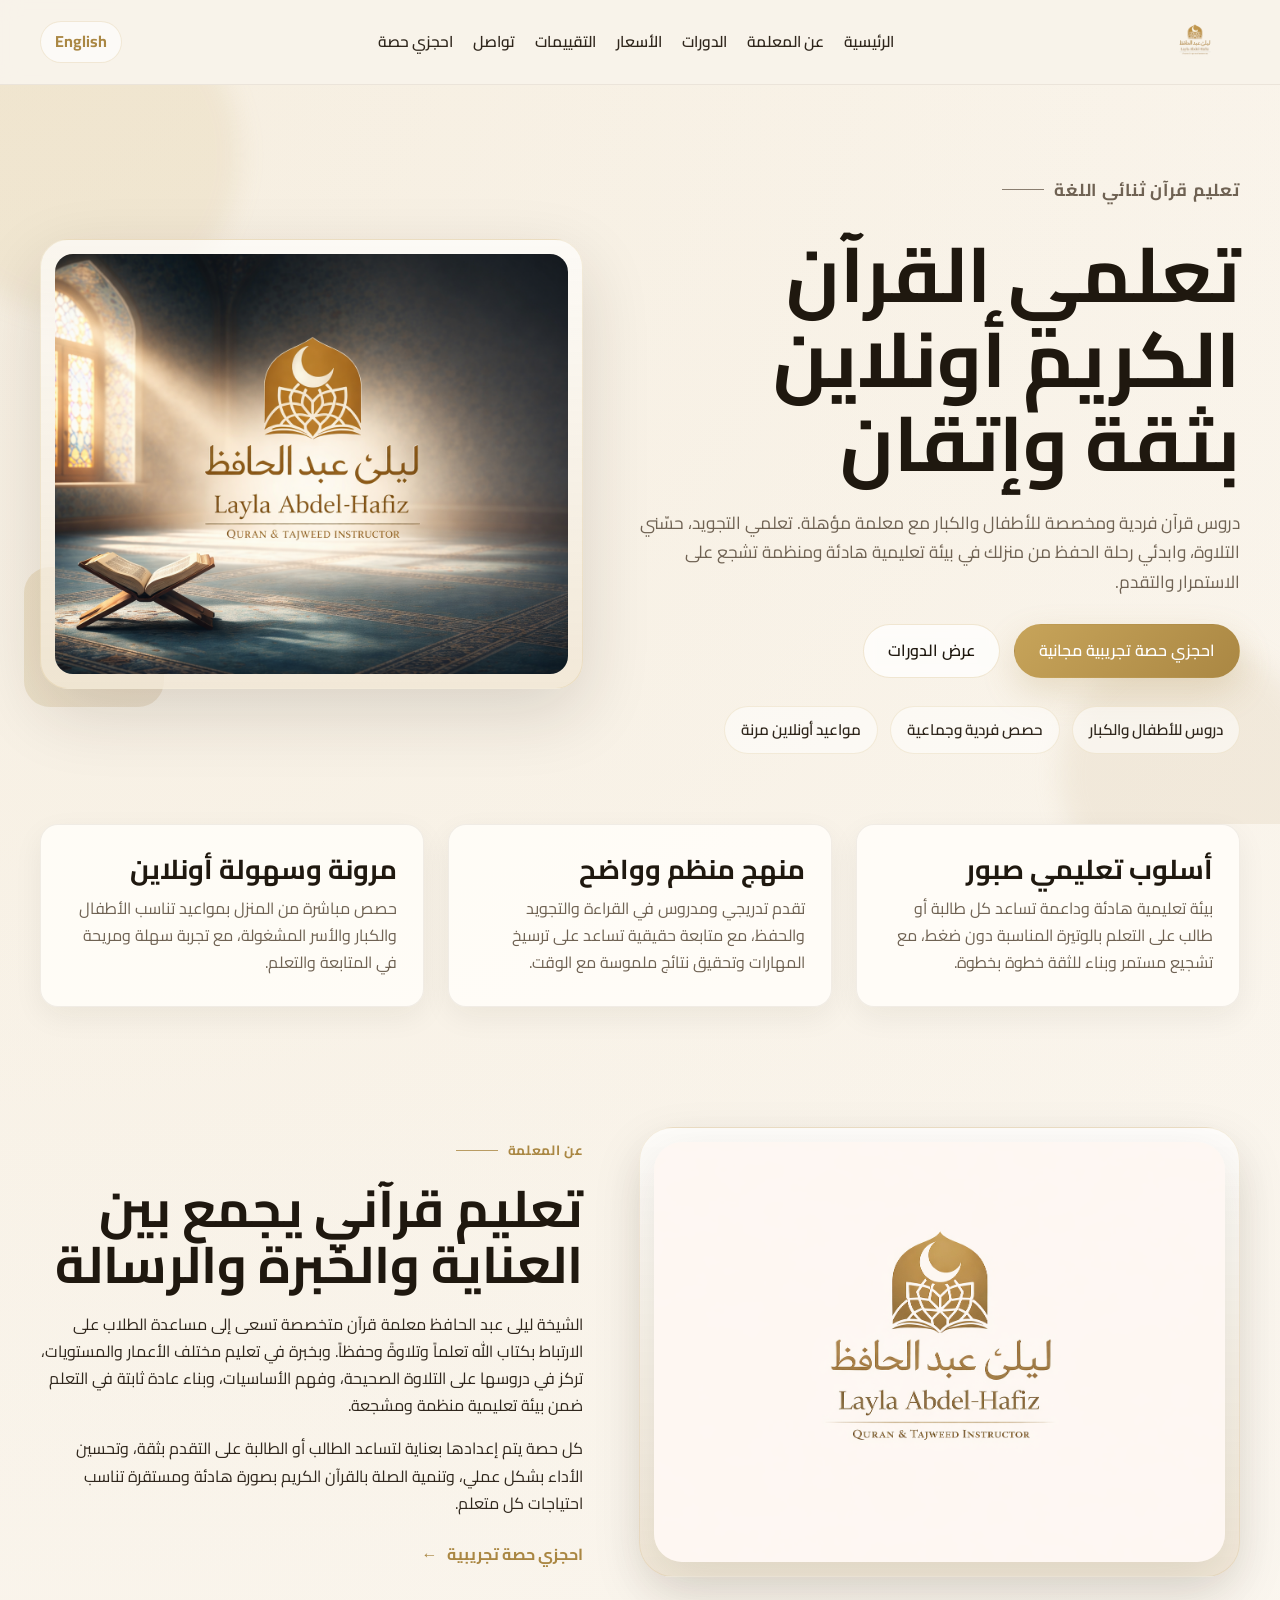
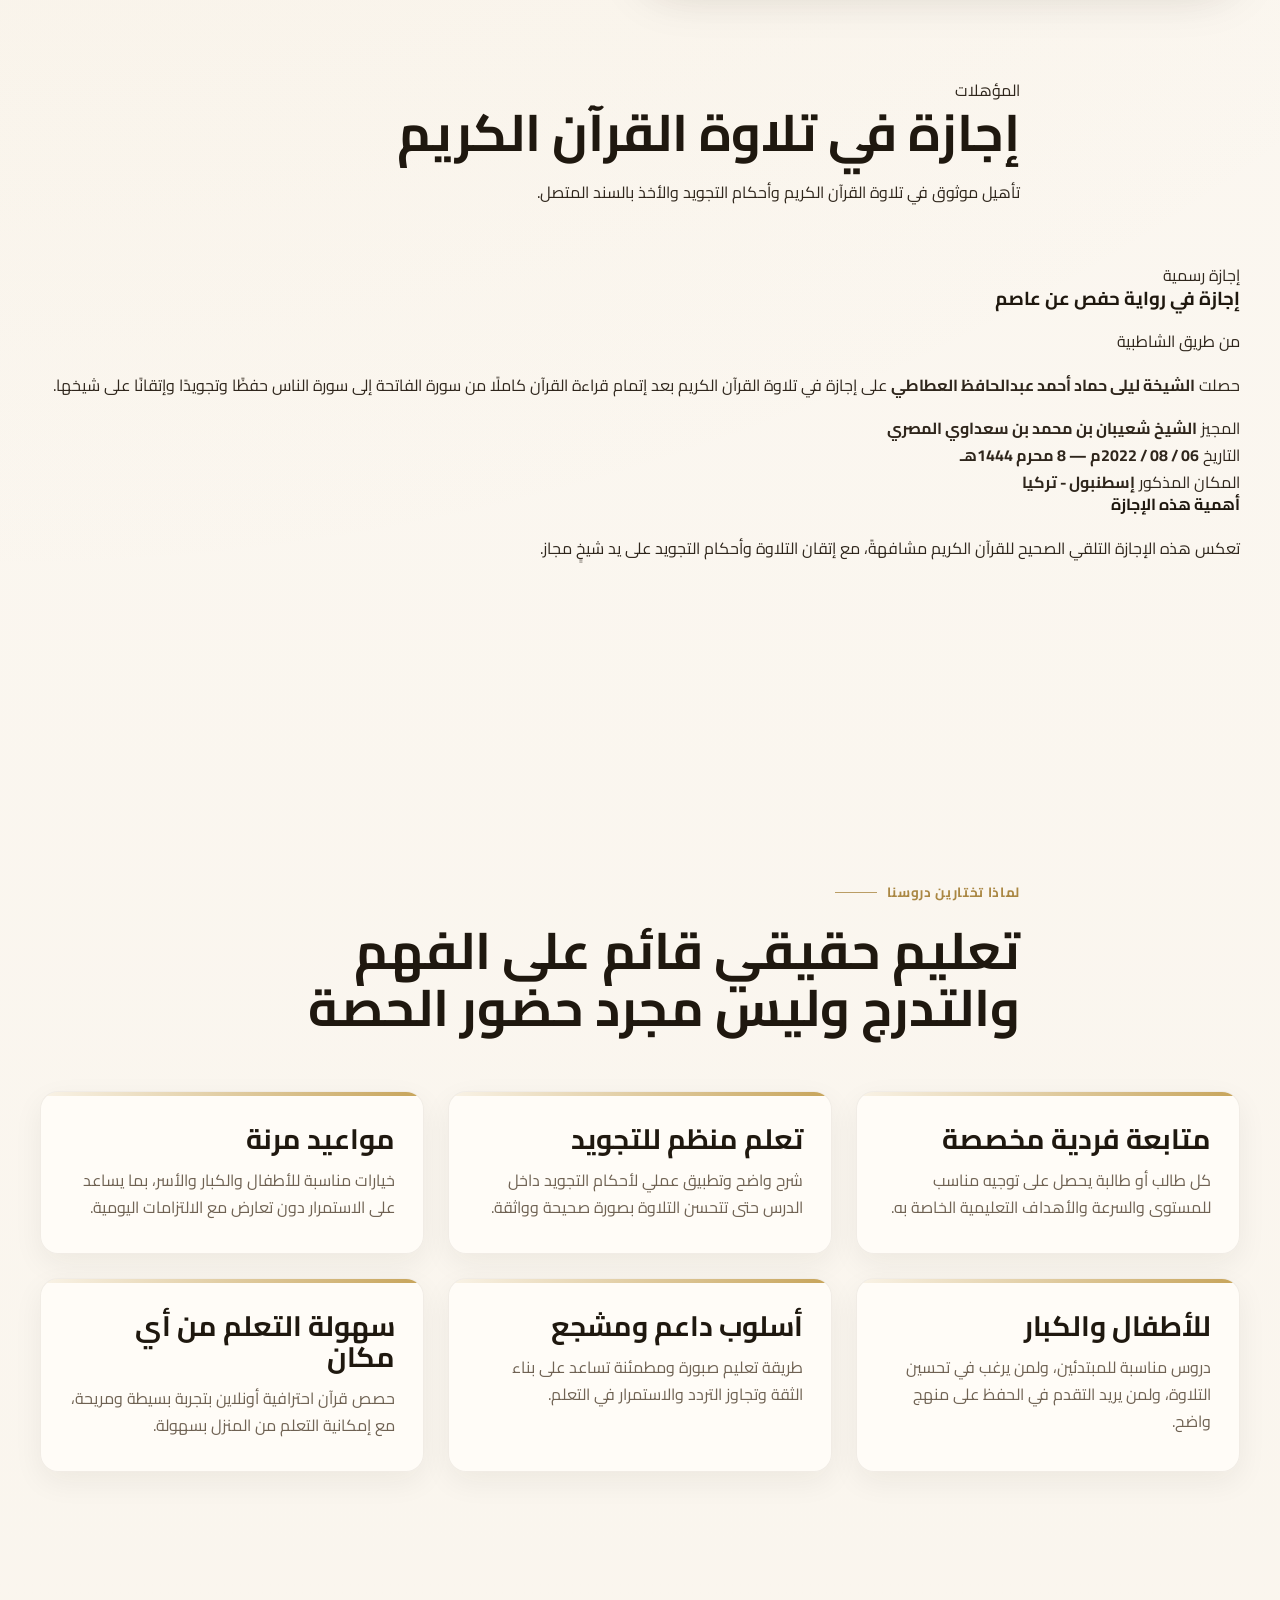
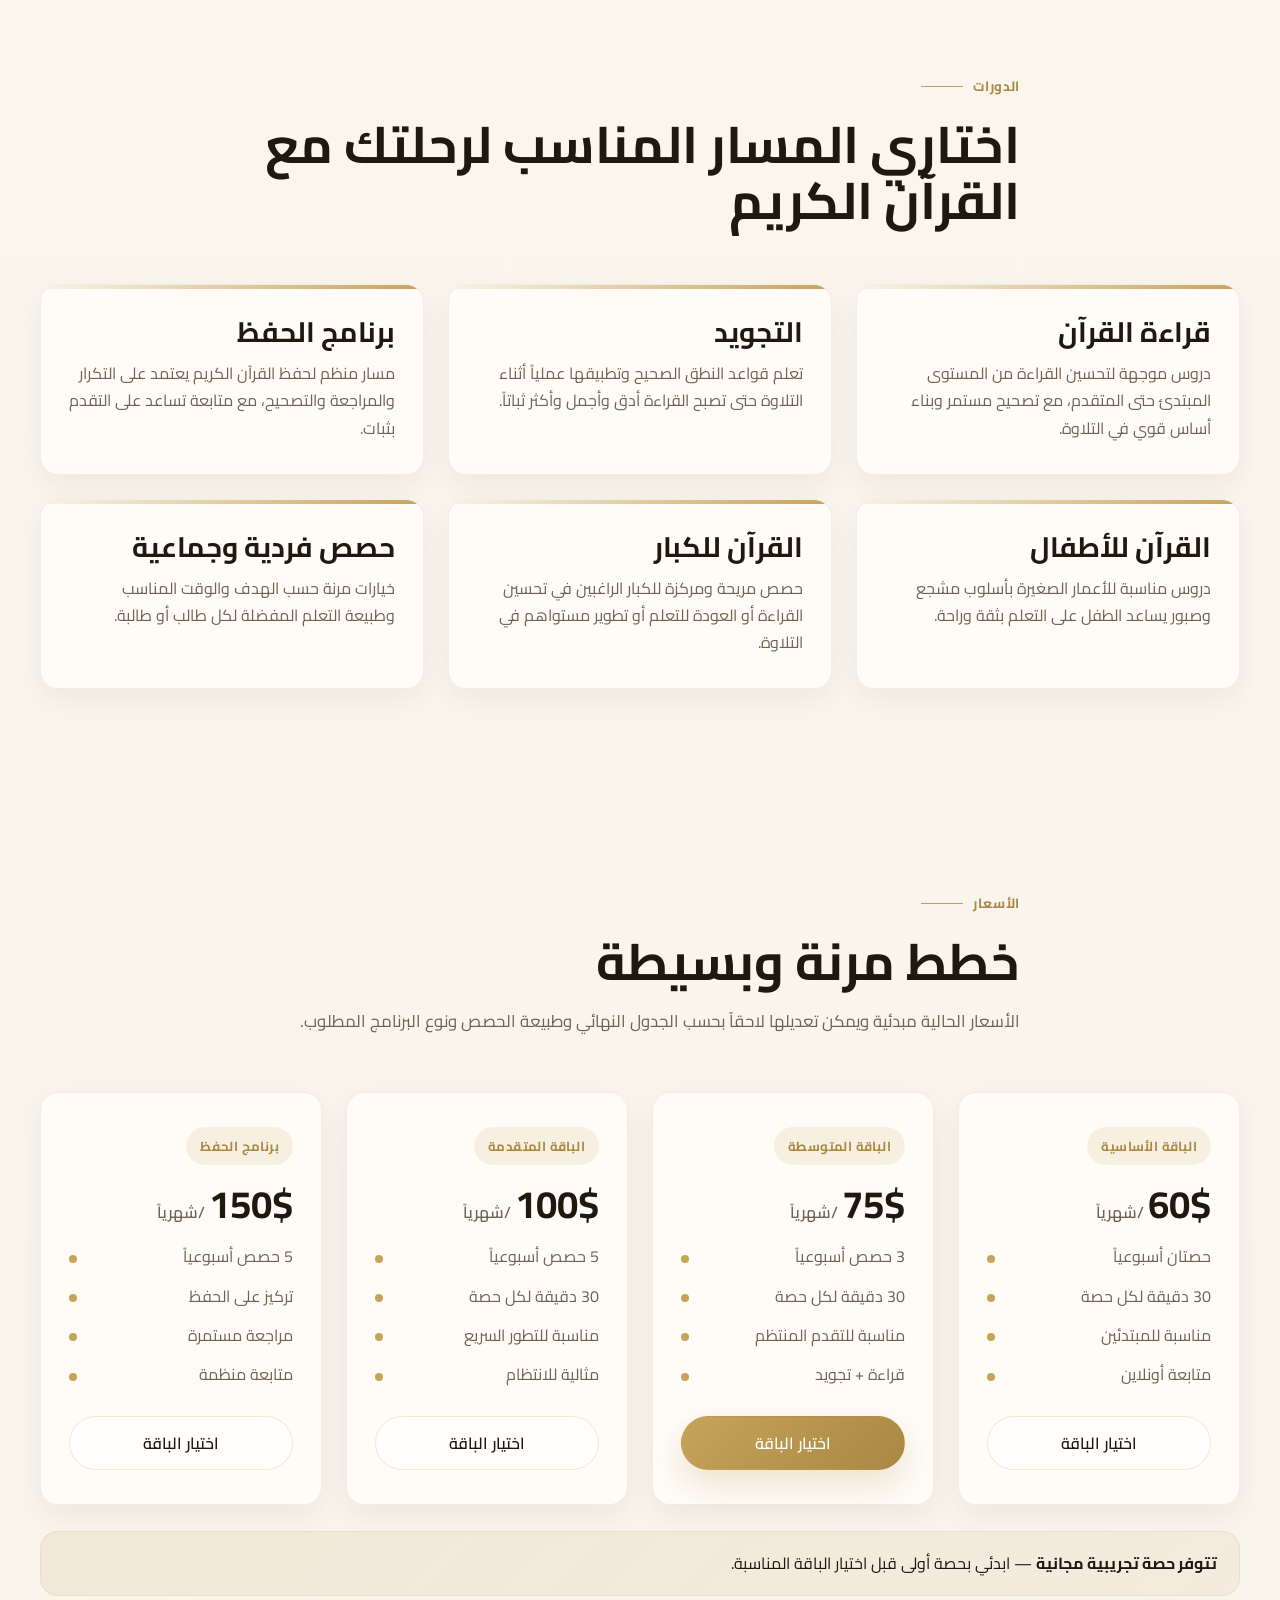
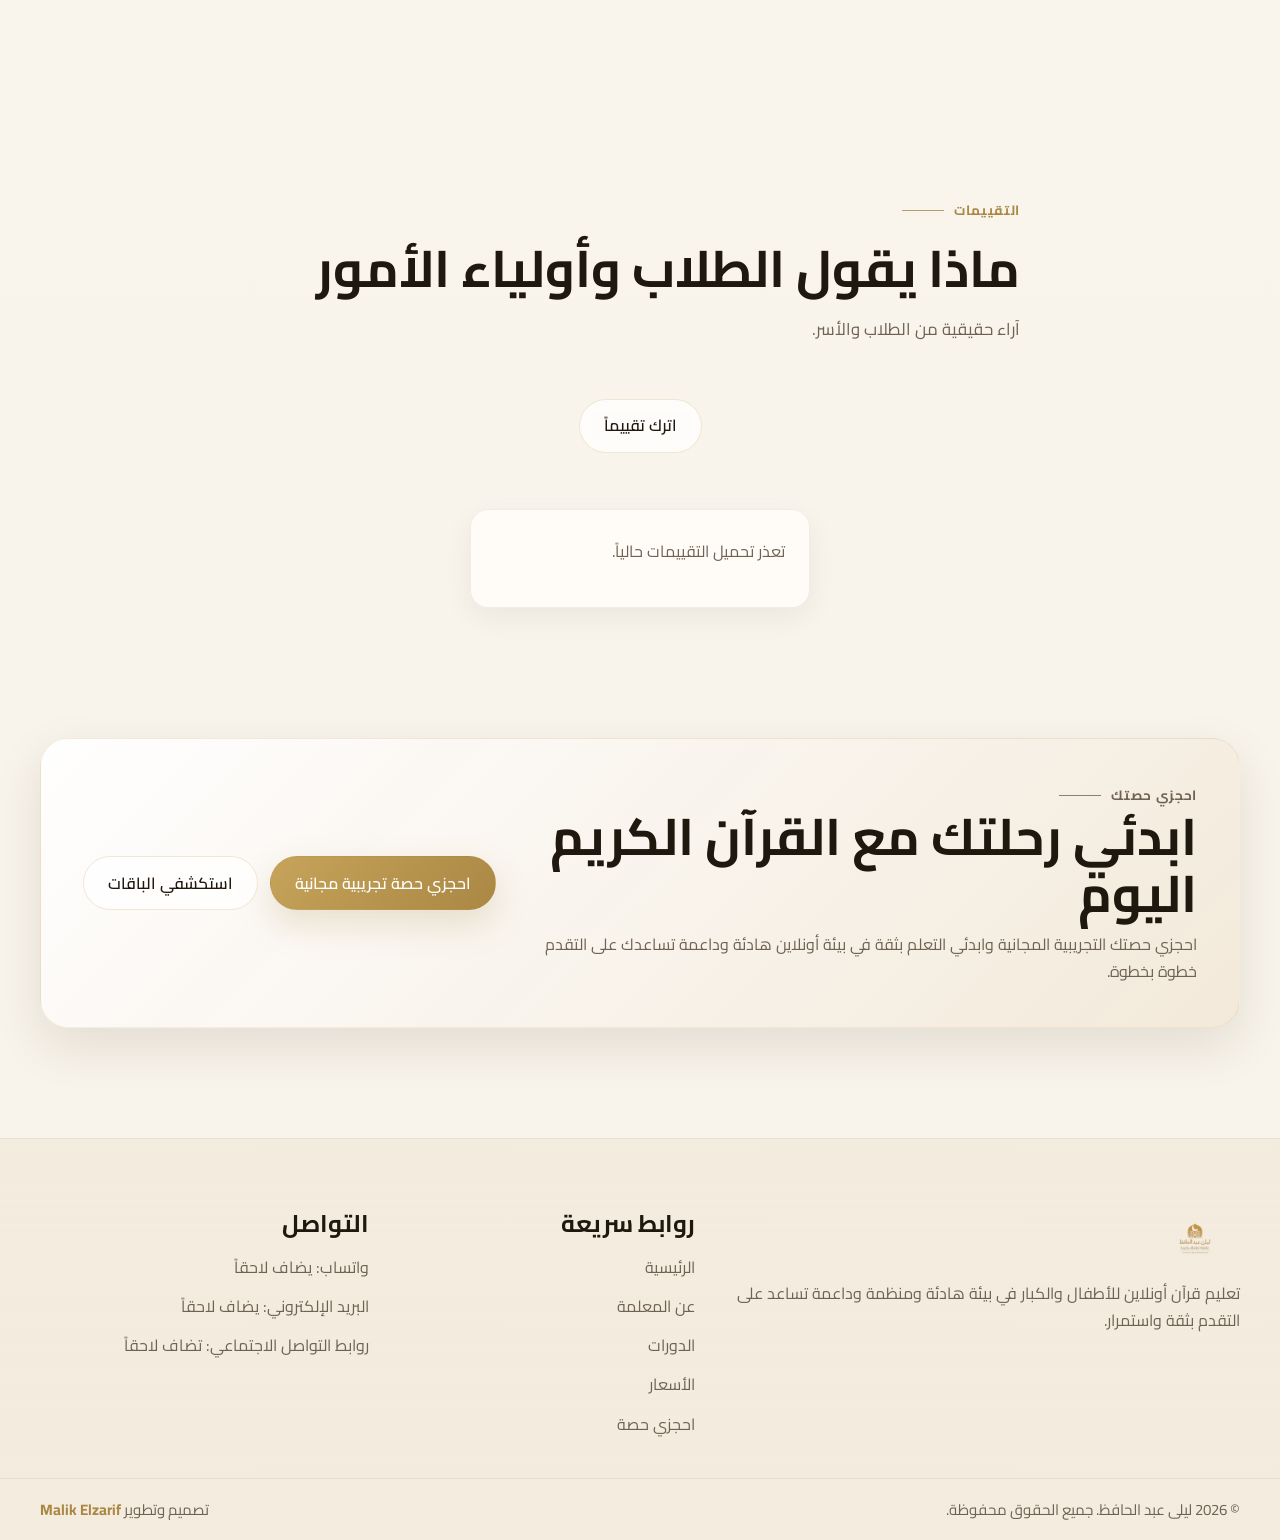
<file: index-ar.html>
<!DOCTYPE html>
<html lang="ar" dir="rtl">
<head>
  <meta charset="UTF-8" />
  <meta name="viewport" content="width=device-width, initial-scale=1.0" />
  <title>الشيخة ليلى عبد الحافظ | معلمة قرآن أونلاين</title>
  <meta
    name="description"
    content="تعلم القرآن الكريم أونلاين مع الشيخة ليلى عبد الحافظ. دروس مخصصة في القراءة والتجويد والحفظ للأطفال والكبار في بيئة تعليمية منظمة وداعمة."
  />
  <meta
    name="keywords"
    content="معلمة قرآن أونلاين, تعليم القرآن, تجويد, حفظ القرآن, دروس قرآن للأطفال, دروس قرآن للكبار, معلمة قرآن"
  />
  <meta name="theme-color" content="#c7a45a" />

  <meta property="og:title" content="الشيخة ليلى عبد الحافظ | معلمة قرآن أونلاين" />
  <meta
    property="og:description"
    content="دروس قرآن أونلاين مخصصة للأطفال والكبار في القراءة والتجويد والحفظ مع معلمة مؤهلة."
  />
  <meta property="og:type" content="website" />

  <link rel="preconnect" href="https://fonts.googleapis.com" />
  <link rel="preconnect" href="https://fonts.gstatic.com" crossorigin />
  <link
    href="https://fonts.googleapis.com/css2?family=Cairo:wght@400;500;600;700&family=Cormorant+Garamond:wght@500;600;700&display=swap"
    rel="stylesheet"
  />

  <link rel="stylesheet" href="css/style.css" />
</head>
<body class="rtl">
  <a class="skip-link" href="#main-content">انتقل إلى المحتوى</a>

  <header class="site-header" id="top">
  <div class="container header-inner">
    <a href="index-ar.html" class="brand" aria-label="الصفحة الرئيسية للشيخة ليلى عبد الحافظ">
      <img
        src="assets/images/logo-main.png"
        alt="شعار ليلى عبد الحافظ"
        class="site-logo"
      />
    </a>

    <nav class="main-nav" aria-label="التنقل الرئيسي">
      <a href="#home">الرئيسية</a>
      <a href="#about">عن المعلمة</a>
      <a href="#courses">الدورات</a>
      <a href="#pricing">الأسعار</a>
      <a href="#testimonials">التقييمات</a>
      <a href="#contact">تواصل</a>
      <a href="https://calendar.app.google/a3Hc6gs7eMdaEA286" target="_blank" rel="noopener noreferrer">
        احجزي حصة
      </a>
    </nav>

    <div class="header-actions">
      <a class="lang-switch" href="index.html" aria-label="التبديل إلى الإنجليزية">
        English
      </a>
    </div>

    <button
      class="menu-toggle"
      type="button"
      aria-expanded="false"
      aria-controls="mobile-menu"
      aria-label="فتح القائمة"
    >
      <span></span>
      <span></span>
      <span></span>
    </button>
  </div>

  <div class="mobile-menu" id="mobile-menu">
    <nav class="mobile-nav" aria-label="التنقل عبر الجوال">
      <a href="#home">الرئيسية</a>
      <a href="#about">عن المعلمة</a>
      <a href="#courses">الدورات</a>
      <a href="#pricing">الأسعار</a>
      <a href="#testimonials">التقييمات</a>
      <a href="#contact">تواصل</a>
      <a href="https://calendar.app.google/a3Hc6gs7eMdaEA286" target="_blank" rel="noopener noreferrer">
        احجزي حصة
      </a>
      <a href="index.html">English</a>
    </nav>
  </div>
</header>

  <main id="main-content">
    <section class="hero-section" id="home">
      <div class="container hero-grid">
        <div class="hero-content">
          <p class="eyebrow">تعليم قرآن ثنائي اللغة</p>
          <h1>تعلمي القرآن الكريم أونلاين بثقة وإتقان</h1>
          <p class="hero-text">
            دروس قرآن فردية ومخصصة للأطفال والكبار مع معلمة مؤهلة. تعلمي
            التجويد، حسّني التلاوة، وابدئي رحلة الحفظ من منزلك في بيئة تعليمية
            هادئة ومنظمة تشجع على الاستمرار والتقدم.
          </p>

          <div class="hero-actions">
            <a
              class="btn btn-primary"
              href="https://calendar.app.google/a3Hc6gs7eMdaEA286"
              target="_blank"
              rel="noopener noreferrer"
            >
              احجزي حصة تجريبية مجانية
            </a>
            <a class="btn btn-secondary" href="#courses">عرض الدورات</a>
          </div>

          <ul class="hero-points" aria-label="أهم المميزات">
            <li>دروس للأطفال والكبار</li>
            <li>حصص فردية وجماعية</li>
            <li>مواعيد أونلاين مرنة</li>
          </ul>
        </div>

        <div class="hero-media">
          <div class="hero-image-card">
            <img
              src="assets/images/hero-teacher.jpg"
              alt="الشيخة ليلى عبد الحافظ تقدم دروس قرآن أونلاين"
            />
          </div>
        </div>
      </div>
    </section>

    <section class="trust-section">
      <div class="container trust-grid">
        <article class="trust-card">
          <h2>أسلوب تعليمي صبور</h2>
          <p>
            بيئة تعليمية هادئة وداعمة تساعد كل طالبة أو طالب على التعلم بالوتيرة
            المناسبة دون ضغط، مع تشجيع مستمر وبناء للثقة خطوة بخطوة.
          </p>
        </article>

        <article class="trust-card">
          <h2>منهج منظم وواضح</h2>
          <p>
            تقدم تدريجي ومدروس في القراءة والتجويد والحفظ، مع متابعة حقيقية
            تساعد على ترسيخ المهارات وتحقيق نتائج ملموسة مع الوقت.
          </p>
        </article>

        <article class="trust-card">
          <h2>مرونة وسهولة أونلاين</h2>
          <p>
            حصص مباشرة من المنزل بمواعيد تناسب الأطفال والكبار والأسر المشغولة،
            مع تجربة سهلة ومريحة في المتابعة والتعلم.
          </p>
        </article>
      </div>
    </section>

    <section class="section about-preview" id="about">
      <div class="container split-layout">
        <div class="section-media">
          <div class="image-frame">
            <img
              src="assets/images/certificate.jpg"
              alt="شهادة الشيخة ليلى عبد الحافظ"
            />
          </div>
        </div>

        <div class="section-content">
          <p class="eyebrow">عن المعلمة</p>
          <h2>تعليم قرآني يجمع بين العناية والخبرة والرسالة</h2>
          <p>
            الشيخة ليلى عبد الحافظ معلمة قرآن متخصصة تسعى إلى مساعدة الطلاب على
            الارتباط بكتاب الله تعلماً وتلاوةً وحفظاً. وبخبرة في تعليم مختلف
            الأعمار والمستويات، تركز في دروسها على التلاوة الصحيحة، وفهم
            الأساسيات، وبناء عادة ثابتة في التعلم ضمن بيئة تعليمية منظمة
            ومشجعة.
          </p>
          <p>
            كل حصة يتم إعدادها بعناية لتساعد الطالب أو الطالبة على التقدم بثقة،
            وتحسين الأداء بشكل عملي، وتنمية الصلة بالقرآن الكريم بصورة هادئة
            ومستقرة تناسب احتياجات كل متعلم.
          </p>

          <a
            class="text-link"
            href="https://calendar.app.google/a3Hc6gs7eMdaEA286"
            target="_blank"
            rel="noopener noreferrer"
          >
            احجزي حصة تجريبية
          </a>
        </div>
      </div>
<section class="section certification-section" id="certification">
  <div class="container">
    <div class="section-heading center">
      <span class="section-kicker">المؤهلات</span>
      <h2>إجازة في تلاوة القرآن الكريم</h2>
      <p>
        تأهيل موثوق في تلاوة القرآن الكريم وأحكام التجويد والأخذ بالسند المتصل.
      </p>
    </div>

    <div class="certification-card" dir="rtl">
      <div class="certification-content">
        <span class="cert-badge">إجازة رسمية</span>
        <h3>إجازة في رواية حفص عن عاصم</h3>
        <p class="cert-subtitle">
          من طريق الشاطبية
        </p>

        <p>
          حصلت <strong>الشيخة ليلى حماد أحمد عبدالحافظ العطاطي</strong> على
          إجازة في تلاوة القرآن الكريم بعد إتمام قراءة القرآن كاملًا من سورة
          الفاتحة إلى سورة الناس حفظًا وتجويدًا وإتقانًا على شيخها.
        </p>

        <div class="cert-details">
          <div class="cert-detail">
            <span>المجيز</span>
            <strong>الشيخ شعيبان بن محمد بن سعداوي المصري</strong>
          </div>

          <div class="cert-detail">
            <span>التاريخ</span>
            <strong>06 / 08 / 2022م — 8 محرم 1444هـ</strong>
          </div>

          <div class="cert-detail">
            <span>المكان المذكور</span>
            <strong>إسطنبول - تركيا</strong>
          </div>
        </div>
      </div>

      <div class="certification-side">
        <div class="certification-note">
          <h4>أهمية هذه الإجازة</h4>
          <p>
            تعكس هذه الإجازة التلقي الصحيح للقرآن الكريم مشافهةً، مع إتقان
            التلاوة وأحكام التجويد على يد شيخٍ مجاز.
          </p>
        </div>
      </div>
    </div>
  </div>
</section>
    </section>

    <section class="section features-section">
      <div class="container">
        <div class="section-heading center">
          <p class="eyebrow">لماذا تختارين دروسنا</p>
          <h2>تعليم حقيقي قائم على الفهم والتدرج وليس مجرد حضور الحصة</h2>
        </div>

        <div class="feature-grid">
          <article class="feature-card">
            <h3>متابعة فردية مخصصة</h3>
            <p>
              كل طالب أو طالبة يحصل على توجيه مناسب للمستوى والسرعة والأهداف
              التعليمية الخاصة به.
            </p>
          </article>

          <article class="feature-card">
            <h3>تعلم منظم للتجويد</h3>
            <p>
              شرح واضح وتطبيق عملي لأحكام التجويد داخل الدرس حتى تتحسن التلاوة
              بصورة صحيحة وواثقة.
            </p>
          </article>

          <article class="feature-card">
            <h3>مواعيد مرنة</h3>
            <p>
              خيارات مناسبة للأطفال والكبار والأسر، بما يساعد على الاستمرار دون
              تعارض مع الالتزامات اليومية.
            </p>
          </article>

          <article class="feature-card">
            <h3>للأطفال والكبار</h3>
            <p>
              دروس مناسبة للمبتدئين، ولمن يرغب في تحسين التلاوة، ولمن يريد
              التقدم في الحفظ على منهج واضح.
            </p>
          </article>

          <article class="feature-card">
            <h3>أسلوب داعم ومشجع</h3>
            <p>
              طريقة تعليم صبورة ومطمئنة تساعد على بناء الثقة وتجاوز التردد
              والاستمرار في التعلم.
            </p>
          </article>

          <article class="feature-card">
            <h3>سهولة التعلم من أي مكان</h3>
            <p>
              حصص قرآن احترافية أونلاين بتجربة بسيطة ومريحة، مع إمكانية التعلم
              من المنزل بسهولة.
            </p>
          </article>
        </div>
      </div>
    </section>

    <section class="section courses-section" id="courses">
      <div class="container">
        <div class="section-heading center">
          <p class="eyebrow">الدورات</p>
          <h2>اختاري المسار المناسب لرحلتك مع القرآن الكريم</h2>
        </div>

        <div class="course-grid">
          <article class="course-card">
            <h3>قراءة القرآن</h3>
            <p>
              دروس موجهة لتحسين القراءة من المستوى المبتدئ حتى المتقدم، مع
              تصحيح مستمر وبناء أساس قوي في التلاوة.
            </p>
          </article>

          <article class="course-card">
            <h3>التجويد</h3>
            <p>
              تعلم قواعد النطق الصحيح وتطبيقها عملياً أثناء التلاوة حتى تصبح
              القراءة أدق وأجمل وأكثر ثباتاً.
            </p>
          </article>

          <article class="course-card">
            <h3>برنامج الحفظ</h3>
            <p>
              مسار منظم لحفظ القرآن الكريم يعتمد على التكرار والمراجعة
              والتصحيح، مع متابعة تساعد على التقدم بثبات.
            </p>
          </article>

          <article class="course-card">
            <h3>القرآن للأطفال</h3>
            <p>
              دروس مناسبة للأعمار الصغيرة بأسلوب مشجع وصبور يساعد الطفل على
              التعلم بثقة وراحة.
            </p>
          </article>

          <article class="course-card">
            <h3>القرآن للكبار</h3>
            <p>
              حصص مريحة ومركزة للكبار الراغبين في تحسين القراءة أو العودة
              للتعلم أو تطوير مستواهم في التلاوة.
            </p>
          </article>

          <article class="course-card">
            <h3>حصص فردية وجماعية</h3>
            <p>
              خيارات مرنة حسب الهدف والوقت المناسب وطبيعة التعلم المفضلة لكل
              طالب أو طالبة.
            </p>
          </article>
        </div>
      </div>
    </section>

    <section class="section pricing-section" id="pricing">
      <div class="container">
        <div class="section-heading center">
          <p class="eyebrow">الأسعار</p>
          <h2>خطط مرنة وبسيطة</h2>
          <p class="section-intro">
            الأسعار الحالية مبدئية ويمكن تعديلها لاحقاً بحسب الجدول النهائي
            وطبيعة الحصص ونوع البرنامج المطلوب.
          </p>
        </div>

        <div class="pricing-grid">
          <article class="pricing-card">
            <span class="plan-label">الباقة الأساسية</span>
            <h3>60$<span>/شهرياً</span></h3>
            <ul>
              <li>حصتان أسبوعياً</li>
              <li>30 دقيقة لكل حصة</li>
              <li>مناسبة للمبتدئين</li>
              <li>متابعة أونلاين</li>
            </ul>
            <a
              class="btn btn-secondary"
              href="https://calendar.app.google/a3Hc6gs7eMdaEA286"
              target="_blank"
              rel="noopener noreferrer"
            >
              اختيار الباقة
            </a>
          </article>

          <article class="pricing-card">
            <span class="plan-label">الباقة المتوسطة</span>
            <h3>75$<span>/شهرياً</span></h3>
            <ul>
              <li>3 حصص أسبوعياً</li>
              <li>30 دقيقة لكل حصة</li>
              <li>مناسبة للتقدم المنتظم</li>
              <li>قراءة + تجويد</li>
            </ul>
            <a
              class="btn btn-primary"
              href="https://calendar.app.google/a3Hc6gs7eMdaEA286"
              target="_blank"
              rel="noopener noreferrer"
            >
              اختيار الباقة
            </a>
          </article>

          <article class="pricing-card">
            <span class="plan-label">الباقة المتقدمة</span>
            <h3>100$<span>/شهرياً</span></h3>
            <ul>
              <li>5 حصص أسبوعياً</li>
              <li>30 دقيقة لكل حصة</li>
              <li>مناسبة للتطور السريع</li>
              <li>مثالية للانتظام</li>
            </ul>
            <a
              class="btn btn-secondary"
              href="https://calendar.app.google/a3Hc6gs7eMdaEA286"
              target="_blank"
              rel="noopener noreferrer"
            >
              اختيار الباقة
            </a>
          </article>

          <article class="pricing-card">
            <span class="plan-label">برنامج الحفظ</span>
            <h3>150$<span>/شهرياً</span></h3>
            <ul>
              <li>5 حصص أسبوعياً</li>
              <li>تركيز على الحفظ</li>
              <li>مراجعة مستمرة</li>
              <li>متابعة منظمة</li>
            </ul>
            <a
              class="btn btn-secondary"
              href="https://calendar.app.google/a3Hc6gs7eMdaEA286"
              target="_blank"
              rel="noopener noreferrer"
            >
              اختيار الباقة
            </a>
          </article>
        </div>

        <div class="trial-banner">
          <p><strong>تتوفر حصة تجريبية مجانية</strong> — ابدئي بحصة أولى قبل اختيار الباقة المناسبة.</p>
        </div>
      </div>
    </section>

    <section class="section Reviews-section" id="testimonials">
      <div class="container">
        <div class="section-heading center">
          <p class="eyebrow">التقييمات</p>
          <h2>ماذا يقول الطلاب وأولياء الأمور</h2>
          <p class="section-intro">
            آراء حقيقية من الطلاب والأسر.
          </p>
        </div>

        <div class="reviews-actions">
          <a
            class="btn btn-secondary"
            href="https://forms.gle/4wKBaGXrAWWcp9ro9"
            target="_blank"
            rel="noopener noreferrer"
          >
            اترك تقييماً
          </a>
        </div>

        <div class="trial-banner"></div>

        <div class="reviews-grid" id="Reviews-ar">
          <article class="review-card loading-review">
            <p class="review-text">Loading latest reviews...</p>
          </article>
        </div>
      </div>
    </section>

    <section class="section cta-section">
      <div class="container cta-box">
        <div>
          <p class="eyebrow">احجزي حصتك</p>
          <h2>ابدئي رحلتك مع القرآن الكريم اليوم</h2>
          <p>
            احجزي حصتك التجريبية المجانية وابدئي التعلم بثقة في بيئة أونلاين
            هادئة وداعمة تساعدك على التقدم خطوة بخطوة.
          </p>
        </div>

        <div class="cta-actions">
          <a
            class="btn btn-primary"
            href="https://calendar.app.google/a3Hc6gs7eMdaEA286"
            target="_blank"
            rel="noopener noreferrer"
          >
            احجزي حصة تجريبية مجانية
          </a>
          <a class="btn btn-secondary" href="#pricing">استكشفي الباقات</a>
        </div>
      </div>
    </section>
  </main>

  <footer class="site-footer" id="contact">
    <div class="container footer-grid">
      <div class="footer-brand">
        <a href="index-ar.html" class="brand footer-brand-link">
          <img
            src="assets/images/logo-main.png"
            alt="شعار ليلى عبد الحافظ"
            class="site-logo footer-logo"
          />
        </a>
        <p>
          تعليم قرآن أونلاين للأطفال والكبار في بيئة هادئة ومنظمة وداعمة تساعد
          على التقدم بثقة واستمرار.
        </p>
      </div>

      <div class="footer-links">
        <h3>روابط سريعة</h3>
        <ul>
          <li><a href="#home">الرئيسية</a></li>
          <li><a href="#about">عن المعلمة</a></li>
          <li><a href="#courses">الدورات</a></li>
          <li><a href="#pricing">الأسعار</a></li>
          <li>
            <a
              href="https://calendar.app.google/a3Hc6gs7eMdaEA286"
              target="_blank"
              rel="noopener noreferrer"
            >
              احجزي حصة
            </a>
          </li>
        </ul>
      </div>

      <div class="footer-contact">
        <h3>التواصل</h3>
        <ul>
          <li>واتساب: يضاف لاحقاً</li>
          <li>البريد الإلكتروني: يضاف لاحقاً</li>
          <li>روابط التواصل الاجتماعي: تضاف لاحقاً</li>
        </ul>
      </div>
    </div>

    <div class="footer-bottom">
      <div class="container footer-bottom-inner">
        <p>© 2026 ليلى عبد الحافظ. جميع الحقوق محفوظة.</p>
        <p>
          تصميم وتطوير
          <a href="https://malikelzarif.com" target="_blank" rel="noopener noreferrer">
            Malik Elzarif
          </a>
        </p>
      </div>
    </div>
  </footer>

<script src="js/script.js?v=3"></script>
</body>
</html>
</file>
<file: css/style.css>
/* =========================
   LAILA ABDUL HAFIZ WEBSITE
   Global Design System
   ========================= */

:root {
  --bg: #f8f3ea;
  --bg-soft: #fdfaf4;
  --surface: #fffdf9;
  --surface-strong: #f4ece0;
  --text: #2f261c;
  --text-soft: #6f6253;
  --heading: #1f180f;
  --line: rgba(80, 58, 30, 0.12);
  --gold: #c7a45a;
  --gold-deep: #aa8743;
  --gold-soft: rgba(199, 164, 90, 0.14);
  --beige: #e8dcc7;
  --beige-deep: #d7c4a4;
  --white: #ffffff;
  --shadow-sm: 0 10px 30px rgba(40, 28, 12, 0.06);
  --shadow-md: 0 18px 50px rgba(40, 28, 12, 0.1);
  --shadow-lg: 0 24px 70px rgba(40, 28, 12, 0.14);
  --radius-sm: 12px;
  --radius-md: 18px;
  --radius-lg: 28px;
  --radius-pill: 999px;
  --container: 1200px;
  --header-height: 108px;
  --transition: 0.28s ease;
}

/* =========================
   RESET
   ========================= */

*,
*::before,
*::after {
  box-sizing: border-box;
}

html {
  scroll-behavior: smooth;
}

body {
  margin: 0;
  min-width: 320px;
  background:
    radial-gradient(circle at top left, rgba(199, 164, 90, 0.12), transparent 34%),
    linear-gradient(180deg, #fcf8f2 0%, #f8f3ea 100%);
  color: var(--text);
  font-family: "Inter", system-ui, -apple-system, BlinkMacSystemFont, "Segoe UI", sans-serif;
  font-size: 16px;
  line-height: 1.7;
  overflow-x: hidden;
}

body.rtl {
  font-family: "Cairo", "Inter", sans-serif;
  direction: rtl;
  text-align: right;
}

body.menu-open {
  overflow: hidden;
}

img {
  display: block;
  max-width: 100%;
  height: auto;
}

a {
  color: inherit;
  text-decoration: none;
  transition:
    color var(--transition),
    background-color var(--transition),
    border-color var(--transition),
    transform var(--transition),
    box-shadow var(--transition);
}

button,
input,
textarea,
select {
  font: inherit;
}

button {
  cursor: pointer;
  border: 0;
  background: transparent;
}

ul,
ol {
  margin: 0;
  padding: 0;
  list-style: none;
}

p,
h1,
h2,
h3,
h4 {
  margin-top: 0;
}

h1,
h2,
h3,
h4 {
  color: var(--heading);
  font-family: "Cormorant Garamond", Georgia, serif;
  line-height: 1.1;
  letter-spacing: -0.02em;
}

body.rtl h1,
body.rtl h2,
body.rtl h3,
body.rtl h4 {
  font-family: "Cairo", sans-serif;
  letter-spacing: 0;
}

::selection {
  background: rgba(199, 164, 90, 0.22);
}

/* =========================
   LAYOUT
   ========================= */

.container {
  width: min(100% - 32px, var(--container));
  margin-inline: auto;
}

.section {
  padding: 100px 0;
}

.section-heading {
  max-width: 760px;
  margin-bottom: 56px;
}

.section-heading.center {
  margin-inline: auto;
  text-align: center;
}

.section-heading h2,
.section h2 {
  font-size: clamp(2.2rem, 4vw, 3.6rem);
  margin-bottom: 18px;
}

.section-intro {
  color: var(--text-soft);
  font-size: 1.05rem;
}

.eyebrow {
  display: inline-flex;
  align-items: center;
  gap: 10px;
  margin-bottom: 18px;
  color: var(--gold-deep);
  font-size: 0.84rem;
  font-weight: 700;
  letter-spacing: 0.18em;
  text-transform: uppercase;
}

body.rtl .eyebrow {
  letter-spacing: 0.05em;
}

.eyebrow::before {
  content: "";
  width: 42px;
  height: 1px;
  background: currentColor;
  opacity: 0.8;
}

body.rtl .eyebrow::before {
  order: 2;
}

.skip-link {
  position: absolute;
  top: -100px;
  left: 20px;
  z-index: 1000;
  padding: 12px 18px;
  border-radius: var(--radius-pill);
  background: var(--heading);
  color: var(--white);
}

.skip-link:focus {
  top: 20px;
}

/* =========================
   BUTTONS
   ========================= */

.btn {
  display: inline-flex;
  align-items: center;
  justify-content: center;
  min-height: 54px;
  padding: 0 24px;
  border: 1px solid transparent;
  border-radius: var(--radius-pill);
  font-weight: 600;
  text-align: center;
  box-shadow: none;
}

.btn:hover {
  transform: translateY(-2px);
}

.btn-primary {
  background: linear-gradient(135deg, var(--gold) 0%, var(--gold-deep) 100%);
  color: #fff;
  box-shadow: 0 14px 34px rgba(170, 135, 67, 0.22);
}

.btn-primary:hover {
  box-shadow: 0 18px 42px rgba(170, 135, 67, 0.3);
}

.btn-secondary {
  background: rgba(255, 255, 255, 0.75);
  color: var(--heading);
  border-color: rgba(199, 164, 90, 0.25);
  backdrop-filter: blur(6px);
}

.btn-secondary:hover {
  background: var(--white);
  border-color: rgba(199, 164, 90, 0.5);
}

.btn-sm {
  min-height: 44px;
  padding: 0 18px;
  font-size: 0.95rem;
}

.text-link {
  display: inline-flex;
  align-items: center;
  gap: 10px;
  color: var(--gold-deep);
  font-weight: 700;
}

.text-link::after {
  content: "→";
  font-size: 1rem;
}

body.rtl .text-link::after {
  content: "←";
}

.cta-note {
  margin-top: 12px;
  color: var(--text-soft);
  font-size: 0.95rem;
}

/* =========================
   HEADER / LOGO
   ========================= */

.site-header {
  position: sticky;
  top: 0;
  z-index: 100;
  backdrop-filter: blur(14px);
  background: rgba(248, 243, 234, 0.84);
  border-bottom: 1px solid rgba(80, 58, 30, 0.08);
}

.header-inner {
  display: flex;
  align-items: center;
  justify-content: space-between;
  gap: 20px;
  min-height: var(--header-height);
}

.brand {
  display: inline-flex;
  align-items: center;
  flex-shrink: 0;
  min-width: 0;
}

.site-logo {
  display: block;
  width: auto;
  max-width: 280px;
  height: 96px;
  object-fit: contain;
}

.footer-logo {
  max-width: 320px;
  height: 118px;
}

.main-nav {
  display: flex;
  align-items: center;
  gap: 22px;
}

.main-nav a {
  position: relative;
  color: var(--text);
  font-size: 0.97rem;
  font-weight: 600;
  white-space: nowrap;
}

.main-nav a::after {
  content: "";
  position: absolute;
  inset-inline-start: 0;
  bottom: -8px;
  width: 0;
  height: 2px;
  border-radius: 999px;
  background: var(--gold);
  transition: width var(--transition);
}

.main-nav a:hover,
.main-nav a:focus-visible {
  color: var(--heading);
}

.main-nav a:hover::after,
.main-nav a:focus-visible::after {
  width: 100%;
}

.header-actions {
  display: flex;
  align-items: center;
  gap: 12px;
}

.lang-switch {
  display: inline-flex;
  align-items: center;
  justify-content: center;
  min-height: 44px;
  padding: 0 16px;
  border: 1px solid rgba(199, 164, 90, 0.22);
  border-radius: var(--radius-pill);
  color: var(--gold-deep);
  font-weight: 700;
  background: rgba(255, 255, 255, 0.48);
  white-space: nowrap;
}

.lang-switch:hover {
  background: var(--white);
}

.menu-toggle {
  display: none;
  flex-direction: column;
  justify-content: center;
  gap: 5px;
  width: 46px;
  height: 46px;
  border-radius: 50%;
  border: 1px solid rgba(199, 164, 90, 0.2);
  background: rgba(255, 255, 255, 0.65);
  flex-shrink: 0;
}

.menu-toggle span {
  width: 20px;
  height: 2px;
  margin-inline: auto;
  border-radius: 999px;
  background: var(--heading);
}

.mobile-menu {
  display: none;
  border-top: 1px solid rgba(80, 58, 30, 0.08);
  background: rgba(253, 250, 244, 0.98);
}

.mobile-menu.is-open {
  display: block;
}

.mobile-nav {
  display: flex;
  flex-direction: column;
  padding: 12px 16px 20px;
}

.mobile-nav a {
  padding: 14px 6px;
  border-bottom: 1px solid rgba(80, 58, 30, 0.06);
  font-weight: 600;
  color: var(--text);
}

/* =========================
   HERO
   ========================= */

.hero-section {
  position: relative;
  padding: 90px 0 70px;
  overflow: hidden;
}

.hero-section::before,
.hero-section::after {
  content: "";
  position: absolute;
  border-radius: 50%;
  filter: blur(12px);
  z-index: -1;
}

.hero-section::before {
  width: 320px;
  height: 320px;
  top: -90px;
  inset-inline-end: -80px;
  background: rgba(199, 164, 90, 0.12);
}

.hero-section::after {
  width: 260px;
  height: 260px;
  bottom: -80px;
  inset-inline-start: -40px;
  background: rgba(215, 196, 164, 0.22);
}

.hero-grid {
  display: grid;
  grid-template-columns: minmax(0, 1.05fr) minmax(320px, 0.95fr);
  gap: 56px;
  align-items: center;
}

.hero-content h1 {
  font-size: clamp(3rem, 6vw, 5.3rem);
  margin-bottom: 22px;
}

.hero-text,
.hero-content p {
  max-width: 650px;
  margin-bottom: 28px;
  color: var(--text-soft);
  font-size: 1.08rem;
}

.hero-actions {
  display: flex;
  flex-wrap: wrap;
  gap: 14px;
  margin-bottom: 28px;
}

.hero-points {
  display: flex;
  flex-wrap: wrap;
  gap: 12px;
}

.hero-points li {
  padding: 10px 16px;
  border: 1px solid rgba(199, 164, 90, 0.18);
  border-radius: var(--radius-pill);
  background: rgba(255, 255, 255, 0.5);
  color: var(--text);
  font-size: 0.95rem;
  font-weight: 600;
}

.hero-media {
  position: relative;
}

.hero-image-card,
.hero-media > img {
  position: relative;
  overflow: hidden;
  border-radius: var(--radius-lg);
  background: linear-gradient(180deg, rgba(255, 255, 255, 0.65), rgba(240, 230, 212, 0.8));
  box-shadow: var(--shadow-lg);
  border: 1px solid rgba(199, 164, 90, 0.18);
}

.hero-image-card {
  padding: 14px;
}

.hero-image-card img,
.hero-media > img {
  width: 100%;
  min-height: 420px;
  object-fit: cover;
  border-radius: calc(var(--radius-lg) - 10px);
}

.hero-media::after {
  content: "";
  position: absolute;
  inset-inline-end: -16px;
  bottom: -18px;
  width: 140px;
  height: 140px;
  border-radius: 26px;
  background: linear-gradient(135deg, rgba(199, 164, 90, 0.22), rgba(215, 196, 164, 0.4));
  z-index: -1;
}

/* =========================
   CARDS / GRIDS
   ========================= */

.trust-section {
  padding: 0 0 20px;
}

.trust-grid,
.feature-grid,
.course-grid,
.testimonial-grid,
.pricing-grid,
.footer-grid,
.form-grid {
  display: grid;
  gap: 24px;
}

.trust-grid {
  grid-template-columns: repeat(3, minmax(0, 1fr));
}

.feature-grid,
.course-grid,
.testimonial-grid {
  grid-template-columns: repeat(3, minmax(0, 1fr));
}

.pricing-grid {
  grid-template-columns: repeat(4, minmax(0, 1fr));
  align-items: stretch;
}

.trust-card,
.feature-card,
.course-card,
.testimonial-card,
.pricing-card,
.content-card,
.review-card {
  position: relative;
  background: rgba(255, 253, 249, 0.88);
  border: 1px solid rgba(80, 58, 30, 0.08);
  border-radius: var(--radius-md);
  box-shadow: var(--shadow-sm);
}

.trust-card {
  padding: 30px 26px;
}

.feature-card,
.course-card,
.testimonial-card,
.content-card {
  padding: 32px 28px;
}

.trust-card h2 {
  font-size: 1.7rem;
  margin-bottom: 10px;
}

.feature-card h3,
.course-card h3,
.pricing-card h3,
.content-card h3 {
  font-size: 1.75rem;
  margin-bottom: 12px;
}

.trust-card p,
.feature-card p,
.course-card p,
.testimonial-card p,
.content-card p {
  margin-bottom: 0;
  color: var(--text-soft);
}

.course-card,
.feature-card {
  overflow: hidden;
}

.course-card::before,
.feature-card::before {
  content: "";
  position: absolute;
  top: 0;
  inset-inline-start: 0;
  width: 100%;
  height: 4px;
  background: linear-gradient(90deg, var(--gold), rgba(199, 164, 90, 0.1));
}

body.rtl .course-card::before,
body.rtl .feature-card::before {
  background: linear-gradient(270deg, var(--gold), rgba(199, 164, 90, 0.1));
}

.reviews-more-wrap {
  display: flex;
  justify-content: center;
  margin-top: 24px;
}

/* =========================
   SPLIT SECTION
   ========================= */

.split-layout {
  display: grid;
  grid-template-columns: minmax(300px, 0.95fr) minmax(0, 1.05fr);
  gap: 56px;
  align-items: center;
}

body.rtl .split-layout {
  grid-template-columns: minmax(0, 1.05fr) minmax(300px, 0.95fr);
}

.section-media img,
.image-frame img,
.split-layout img {
  width: 100%;
  min-height: 420px;
  object-fit: cover;
  border-radius: var(--radius-lg);
  box-shadow: var(--shadow-md);
}

.image-frame {
  position: relative;
  padding: 14px;
  border-radius: calc(var(--radius-lg) + 6px);
  background: linear-gradient(180deg, rgba(255, 255, 255, 0.72), rgba(240, 230, 212, 0.86));
  border: 1px solid rgba(199, 164, 90, 0.16);
  box-shadow: var(--shadow-md);
}

.section-content p:last-of-type {
  margin-bottom: 24px;
}

/* =========================
   PRICING
   ========================= */

.pricing-card {
  display: flex;
  flex-direction: column;
  padding: 34px 28px;
}

.pricing-card h3 {
  display: flex;
  align-items: baseline;
  gap: 4px;
  margin-bottom: 18px;
  font-size: 2.4rem;
}

.pricing-card h3 span {
  color: var(--text-soft);
  font-size: 1rem;
  font-weight: 600;
}

.plan-label {
  display: inline-flex;
  align-items: center;
  align-self: flex-start;
  margin-bottom: 18px;
  padding: 8px 14px;
  border-radius: var(--radius-pill);
  background: var(--gold-soft);
  color: var(--gold-deep);
  font-size: 0.82rem;
  font-weight: 700;
  letter-spacing: 0.08em;
  text-transform: uppercase;
}

body.rtl .plan-label {
  letter-spacing: 0.03em;
}

.pricing-card ul {
  display: grid;
  gap: 12px;
  margin-bottom: 28px;
}

.pricing-card li {
  position: relative;
  padding-inline-start: 24px;
  color: var(--text-soft);
}

body.rtl .pricing-card li {
  padding-inline-start: 0;
  padding-inline-end: 24px;
}

.pricing-card li::before {
  content: "";
  position: absolute;
  top: 0.72em;
  inset-inline-start: 0;
  width: 8px;
  height: 8px;
  border-radius: 50%;
  background: var(--gold);
}

body.rtl .pricing-card li::before {
  inset-inline-start: auto;
  inset-inline-end: 0;
}

.pricing-card .btn {
  margin-top: auto;
}

.pricing-card.featured {
  transform: translateY(-8px);
  border-color: rgba(199, 164, 90, 0.34);
  box-shadow: var(--shadow-lg);
  background: linear-gradient(180deg, rgba(255, 255, 255, 0.95), rgba(249, 242, 228, 0.98));
}

.trial-banner {
  margin-top: 26px;
  padding: 18px 22px;
  text-align: center;
  border-radius: var(--radius-md);
  background: linear-gradient(135deg, rgba(199, 164, 90, 0.14), rgba(215, 196, 164, 0.18));
  border: 1px solid rgba(199, 164, 90, 0.16);
}

.trial-banner p {
  margin: 0;
  color: var(--heading);
}

/* =========================
   REVIEWS
   ========================= */

.reviews-actions {
  display: flex;
  justify-content: center;
  margin-bottom: 32px;
}

.Reviews-section .trial-banner {
  margin: 24px 0 0;
  padding: 0;
  height: 24px;
  background: transparent;
  border: 0;
  box-shadow: none;
}

.reviews-grid {
  display: grid;
  grid-template-columns: repeat(auto-fit, minmax(280px, 340px));
  justify-content: center;
  gap: 24px;
}

.review-card {
  width: 100%;
  max-width: 340px;
  padding: 28px 24px;
}

.review-header {
  display: flex;
  align-items: center;
  justify-content: space-between;
  gap: 12px;
  margin-bottom: 14px;
}

.review-name {
  font-weight: 700;
  color: var(--heading);
}

.review-stars {
  color: var(--gold-deep);
  letter-spacing: 2px;
  font-size: 0.95rem;
  white-space: nowrap;
}

.review-text {
  margin: 0 0 14px;
  color: var(--text-soft);
}

.review-date {
  font-size: 0.9rem;
  color: var(--text-soft);
  opacity: 0.8;
}

.loading-review {
  text-align: center;
}

/* =========================
   CTA
   ========================= */

.cta-section {
  padding-top: 30px;
  padding-bottom: 110px;
}

.cta-box {
  display: flex;
  align-items: center;
  justify-content: space-between;
  gap: 30px;
  padding: 42px;
  border-radius: var(--radius-lg);
  background: linear-gradient(135deg, rgba(255, 255, 255, 0.92), rgba(241, 232, 216, 0.9));
  border: 1px solid rgba(199, 164, 90, 0.18);
  box-shadow: var(--shadow-md);
}

.cta-box h2 {
  margin-bottom: 10px;
}

.cta-box p {
  margin-bottom: 0;
  color: var(--text-soft);
  max-width: 700px;
}

.cta-actions {
  display: flex;
  flex-wrap: wrap;
  gap: 12px;
  flex-shrink: 0;
}

/* =========================
   FOOTER
   ========================= */

.site-footer {
  background: linear-gradient(180deg, rgba(235, 223, 201, 0.36), rgba(222, 208, 182, 0.22));
  border-top: 1px solid rgba(80, 58, 30, 0.08);
}

.footer-grid {
  grid-template-columns: 1.4fr 0.8fr 0.9fr;
  gap: 34px;
  padding: 72px 0 40px;
}

.footer-brand p,
.footer-contact li,
.footer-links a {
  color: var(--text-soft);
}

.footer-links h3,
.footer-contact h3 {
  margin-bottom: 16px;
  font-size: 1.5rem;
}

.footer-links ul,
.footer-contact ul {
  display: grid;
  gap: 12px;
}

.footer-links a:hover,
.footer-contact a:hover {
  color: var(--gold-deep);
}

.footer-bottom {
  border-top: 1px solid rgba(80, 58, 30, 0.08);
}

.footer-bottom-inner {
  display: flex;
  align-items: center;
  justify-content: space-between;
  gap: 18px;
  padding: 18px 0;
}

.footer-bottom p {
  margin: 0;
  color: var(--text-soft);
  font-size: 0.94rem;
}

.footer-bottom a {
  color: var(--gold-deep);
  font-weight: 700;
}

/* =========================
   INTERNAL PAGES / FORMS
   ========================= */

.page-hero {
  padding: 90px 0 46px;
}

.page-hero h1 {
  font-size: clamp(2.7rem, 5vw, 4.6rem);
  margin-bottom: 16px;
}

.page-hero p {
  max-width: 760px;
  color: var(--text-soft);
}

.form-grid {
  grid-template-columns: repeat(2, minmax(0, 1fr));
  gap: 18px;
}

.form-group {
  display: grid;
  gap: 8px;
}

.form-group.full {
  grid-column: 1 / -1;
}

label {
  color: var(--heading);
  font-weight: 600;
}

input,
select,
textarea {
  width: 100%;
  min-height: 54px;
  padding: 14px 16px;
  border: 1px solid rgba(80, 58, 30, 0.12);
  border-radius: 14px;
  background: rgba(255, 255, 255, 0.9);
  color: var(--text);
  outline: none;
}

textarea {
  min-height: 150px;
  resize: vertical;
}

input:focus,
select:focus,
textarea:focus {
  border-color: rgba(199, 164, 90, 0.55);
  box-shadow: 0 0 0 4px rgba(199, 164, 90, 0.12);
}

/* =========================
   RTL
   ========================= */

body.rtl .section-heading.center,
body.rtl .trial-banner,
body.rtl .cta-box {
  text-align: inherit;
}

body.rtl .footer-links ul,
body.rtl .footer-contact ul {
  text-align: right;
}

/* =========================
   RESPONSIVE
   ========================= */

@media (max-width: 1140px) {
  .main-nav {
    gap: 18px;
  }

  .pricing-grid {
    grid-template-columns: repeat(2, minmax(0, 1fr));
  }

  .feature-grid,
  .course-grid,
  .testimonial-grid {
    grid-template-columns: repeat(2, minmax(0, 1fr));
  }

  .footer-grid {
    grid-template-columns: 1fr 1fr;
  }

  .footer-brand {
    grid-column: 1 / -1;
  }
}

@media (max-width: 980px) {
  :root {
    --header-height: 84px;
  }

  .main-nav,
  .header-actions .btn {
    display: none;
  }

  .menu-toggle {
    display: inline-flex;
  }

  .header-actions {
    margin-inline-start: auto;
  }

  .site-logo {
    max-width: 220px;
    height: 76px;
  }

  .footer-logo {
    max-width: 260px;
    height: 92px;
  }

  .hero-grid,
  .split-layout,
  .cta-box {
    grid-template-columns: 1fr;
  }

  body.rtl .split-layout {
    grid-template-columns: 1fr;
  }

  .hero-section {
    padding-top: 64px;
  }

  .hero-content {
    order: 1;
  }

  .hero-media {
    order: 2;
  }

  .hero-image-card img,
  .hero-media > img,
  .section-media img,
  .image-frame img,
  .split-layout img {
    min-height: 320px;
  }

  .cta-box {
    align-items: flex-start;
  }

  .cta-actions {
    width: 100%;
  }

  .footer-bottom-inner {
    flex-direction: column;
    align-items: flex-start;
  }

  body.rtl .footer-bottom-inner {
    align-items: flex-end;
  }
}

@media (max-width: 768px) {
  :root {
    --header-height: 78px;
  }

  html,
  body {
    overflow-x: hidden;
  }

  .container {
    width: min(100% - 20px, var(--container));
  }

  .site-header {
    backdrop-filter: blur(10px);
  }

  .header-inner {
    min-height: 78px;
    gap: 10px;
  }

  .site-logo {
    max-width: 150px;
    height: 54px;
  }

  .lang-switch {
    min-height: 40px;
    padding: 0 14px;
    font-size: 0.9rem;
    width: auto;
  }

  .menu-toggle {
    width: 44px;
    height: 44px;
  }

  .mobile-menu {
    box-shadow: 0 18px 40px rgba(31, 24, 15, 0.08);
  }

  .mobile-nav {
    padding: 10px 14px 18px;
  }

  .mobile-nav a {
    padding: 14px 8px;
    font-size: 0.98rem;
  }

  .page-hero,
  .hero-section {
    padding-top: 42px;
    padding-bottom: 42px;
  }

  .page-hero h1,
  .hero-content h1 {
    font-size: clamp(2rem, 9vw, 2.8rem);
    line-height: 1.50;
    margin-bottom: 14px;
  }

  .page-hero p,
  .hero-text,
  .hero-content p {
    font-size: 0.98rem;
    line-height: 1.65;
    margin-bottom: 20px;
  }

  .section {
    padding: 64px 0;
  }

  .section-heading {
    margin-bottom: 28px;
  }

  .section-heading h2,
  .section h2 {
    font-size: clamp(1.9rem, 8vw, 2.5rem);
    line-height: 1.12;
  }

  .eyebrow {
    margin-bottom: 12px;
    font-size: 0.72rem;
  }

  .trust-grid,
  .feature-grid,
  .course-grid,
  .testimonial-grid,
  .pricing-grid,
  .footer-grid,
  .form-grid,
  .reviews-grid {
    grid-template-columns: 1fr;
    gap: 16px;
  }

  .split-layout {
    display: grid;
    grid-template-columns: 1fr;
    gap: 20px;
    align-items: stretch;
  }

  .content-card,
  .feature-card,
  .course-card,
  .testimonial-card,
  .pricing-card,
  .trust-card,
  .review-card {
    width: 100%;
    max-width: 100%;
    padding: 20px 18px;
    border-radius: 18px;
  }

  .hero-image-card {
    padding: 10px;
  }

  .hero-image-card img,
  .hero-media > img,
  .section-media img,
  .image-frame img,
  .split-layout img {
    min-height: 250px;
  }

  .hero-points {
    gap: 10px;
  }

  .hero-points li {
    width: 100%;
    justify-content: center;
    text-align: center;
  }

  .cta-box {
    display: flex;
    flex-direction: column;
    align-items: stretch;
    gap: 18px;
    padding: 22px 18px;
    border-radius: 22px;
  }

  .cta-actions,
  .hero-actions,
  .reviews-actions {
    display: flex;
    flex-direction: column;
    gap: 12px;
    width: 100%;
  }

  .cta-actions .btn,
  .hero-actions .btn,
  .reviews-actions .btn,
  .btn,
  .btn-sm {
    width: 100%;
    max-width: 100%;
    min-height: 52px;
  }

  .trial-banner {
    padding: 16px 14px;
    border-radius: 16px;
    margin-top: 18px;
  }

  .Reviews-section .trial-banner {
    height: 20px;
    margin-top: 20px;
    padding: 0;
  }

  .pricing-card.featured {
    transform: none;
  }

  .pricing-card h3 {
    font-size: 2rem;
  }

  .review-header {
    align-items: flex-start;
    flex-direction: column;
    gap: 6px;
  }

  .review-stars {
    letter-spacing: 1px;
  }

  .footer-grid {
    padding: 46px 0 28px;
  }

  .footer-logo {
    max-width: 180px;
    height: 68px;
  }

  .footer-bottom-inner {
    flex-direction: column;
    gap: 10px;
    padding: 16px 0 20px;
  }

  input,
  select,
  textarea {
    min-height: 52px;
    padding: 13px 14px;
    border-radius: 14px;
  }

  textarea {
    min-height: 130px;
  }
}

@media (max-width: 480px) {
  .site-logo {
    max-width: 132px;
    height: 48px;
  }

  .lang-switch {
    padding: 0 12px;
    font-size: 0.86rem;
  }

  .menu-toggle {
    width: 42px;
    height: 42px;
  }

  .page-hero h1,
  .hero-content h1 {
    font-size: clamp(1.8rem, 10vw, 2.5rem);
  }

  .section-heading h2,
  .section h2 {
    font-size: clamp(1.7rem, 9vw, 2.2rem);
  }

  .content-card,
  .feature-card,
  .course-card,
  .testimonial-card,
  .pricing-card,
  .trust-card,
  .review-card {
    padding: 18px 16px;
  }

  .cta-box {
    padding: 20px 16px;
  }

  .hero-image-card img,
  .hero-media > img,
  .section-media img,
  .image-frame img,
  .split-layout img {
    min-height: 220px;
  }
}

@media (min-width: 981px) {
  .mobile-menu {
    display: none !important;
  }

  .menu-toggle {
    display: none !important;
  }
}.site-header {
  position: sticky;
  top: 0;
  z-index: 1000;
  background: rgba(248, 243, 234, 0.95);
  backdrop-filter: blur(10px);
  border-bottom: 1px solid rgba(80, 58, 30, 0.08);
}

.header-inner {
  display: flex;
  align-items: center;
  justify-content: space-between;
  gap: 12px;
  min-height: 84px;
}

.site-logo {
  display: block;
  width: auto;
  max-width: 180px;
  height: 60px;
  object-fit: contain;
}

.main-nav {
  display: flex;
  align-items: center;
  gap: 20px;
}

.main-nav a {
  font-weight: 600;
}

.header-actions {
  display: flex;
  align-items: center;
  gap: 12px;
}

.lang-switch {
  display: inline-flex;
  align-items: center;
  justify-content: center;
  min-height: 42px;
  padding: 0 14px;
  border: 1px solid rgba(199, 164, 90, 0.22);
  border-radius: 999px;
  color: #aa8743;
  background: rgba(255, 255, 255, 0.6);
  white-space: nowrap;
}

.menu-toggle {
  display: none;
  flex-direction: column;
  justify-content: center;
  gap: 5px;
  width: 44px;
  height: 44px;
  border: 1px solid rgba(199, 164, 90, 0.2);
  border-radius: 50%;
  background: rgba(255, 255, 255, 0.7);
}

.menu-toggle span {
  width: 20px;
  height: 2px;
  margin: 0 auto;
  background: #1f180f;
  border-radius: 999px;
}

.mobile-menu {
  display: none;
  background: rgba(253, 250, 244, 0.98);
  border-top: 1px solid rgba(80, 58, 30, 0.08);
}

.mobile-menu.is-open {
  display: block !important;
}

.mobile-nav {
  display: flex;
  flex-direction: column;
  padding: 12px 16px 18px;
}

.mobile-nav a {
  padding: 14px 8px;
  border-bottom: 1px solid rgba(80, 58, 30, 0.06);
  font-weight: 600;
}

@media (max-width: 980px) {
  .main-nav {
    display: none !important;
  }

  .menu-toggle {
    display: inline-flex !important;
  }

  .site-logo {
    max-width: 150px;
    height: 52px;
  }
}

@media (min-width: 981px) {
  .mobile-menu {
    display: none !important;
  }

  .menu-toggle {
    display: none !important;
  }
}
</file>
